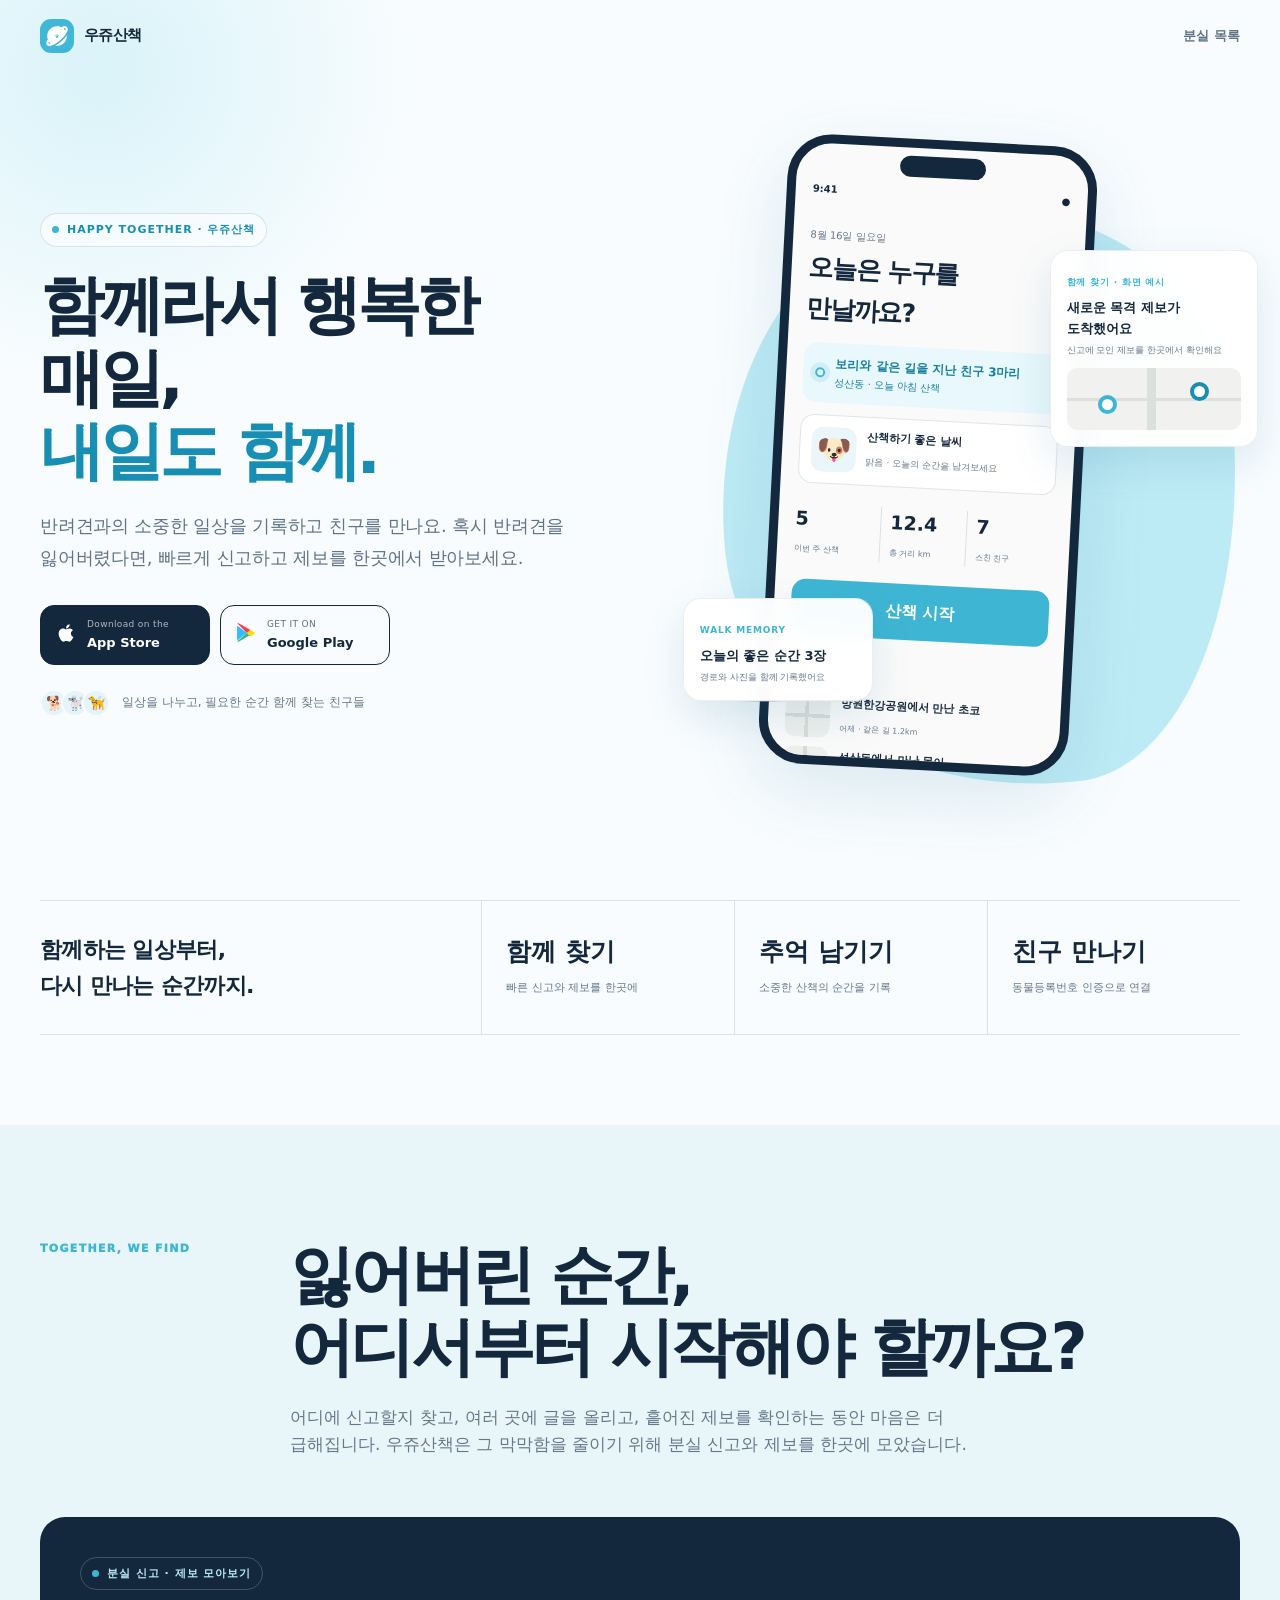
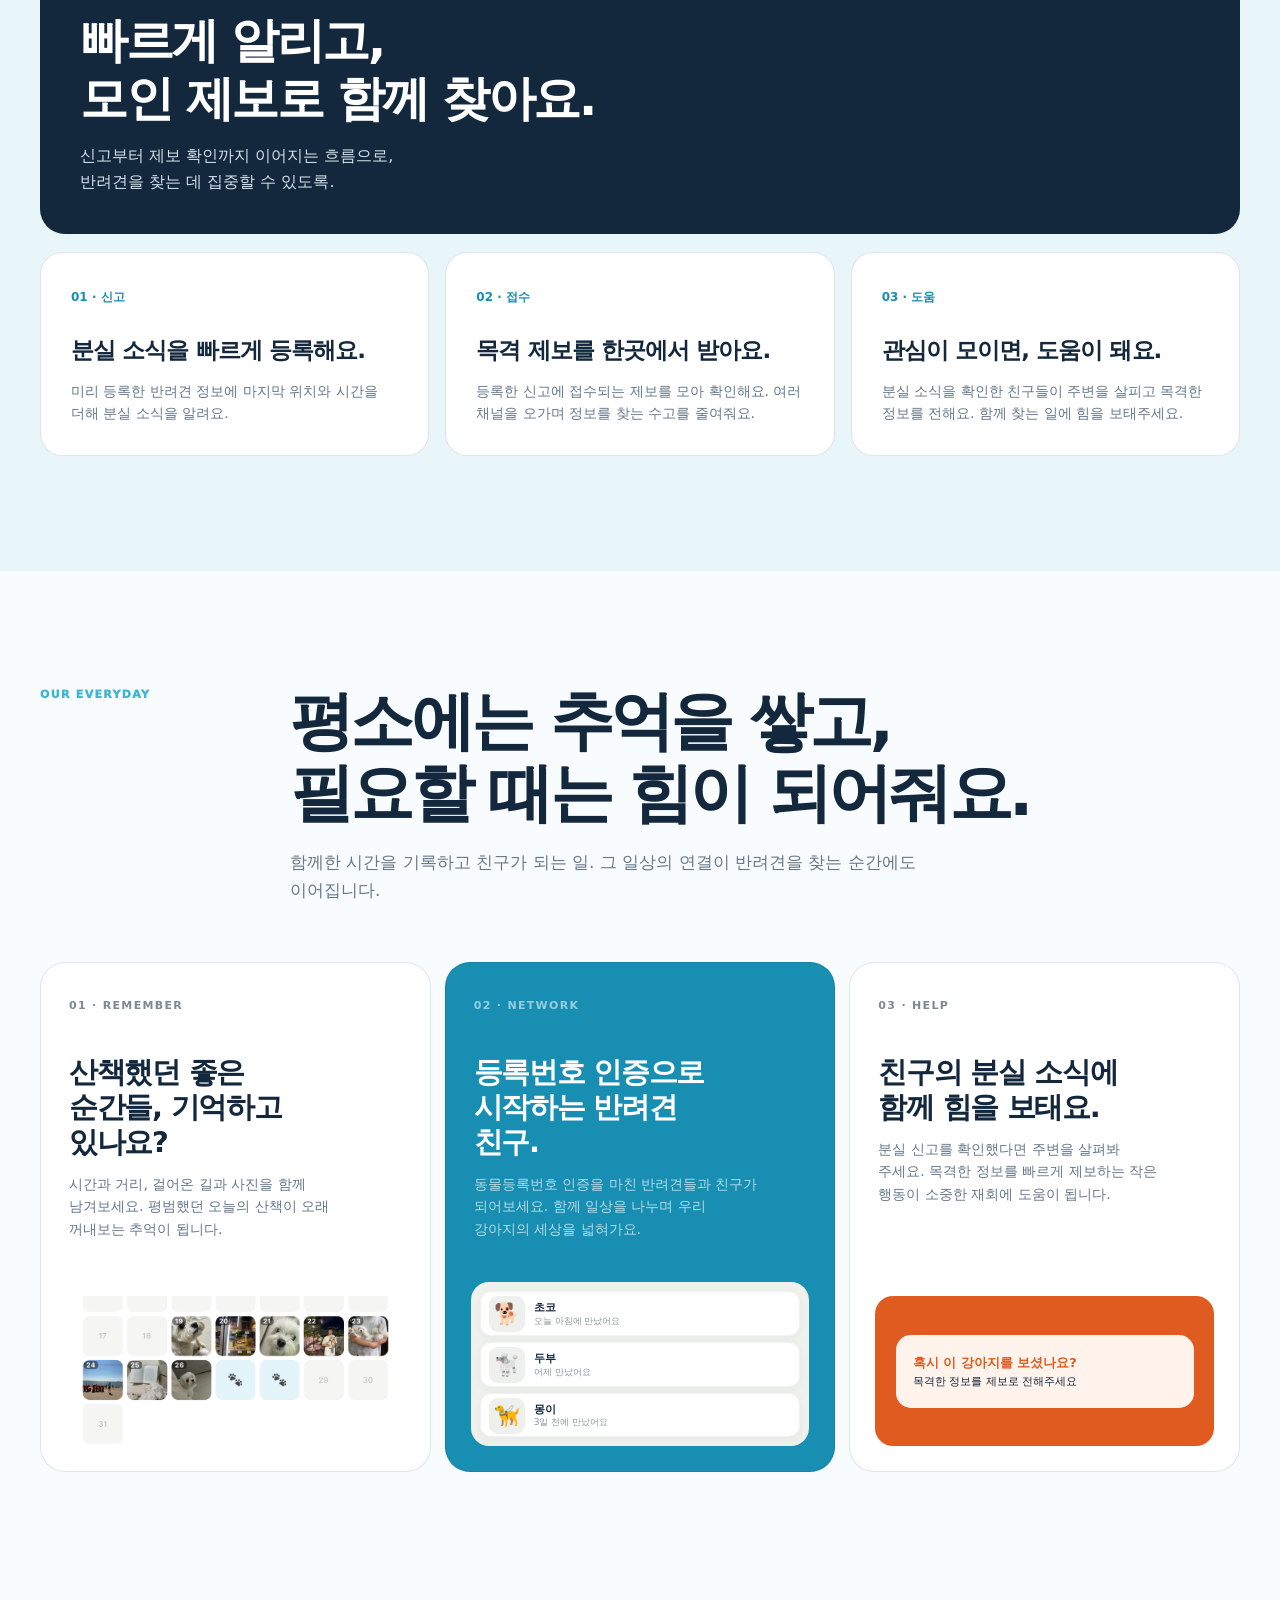
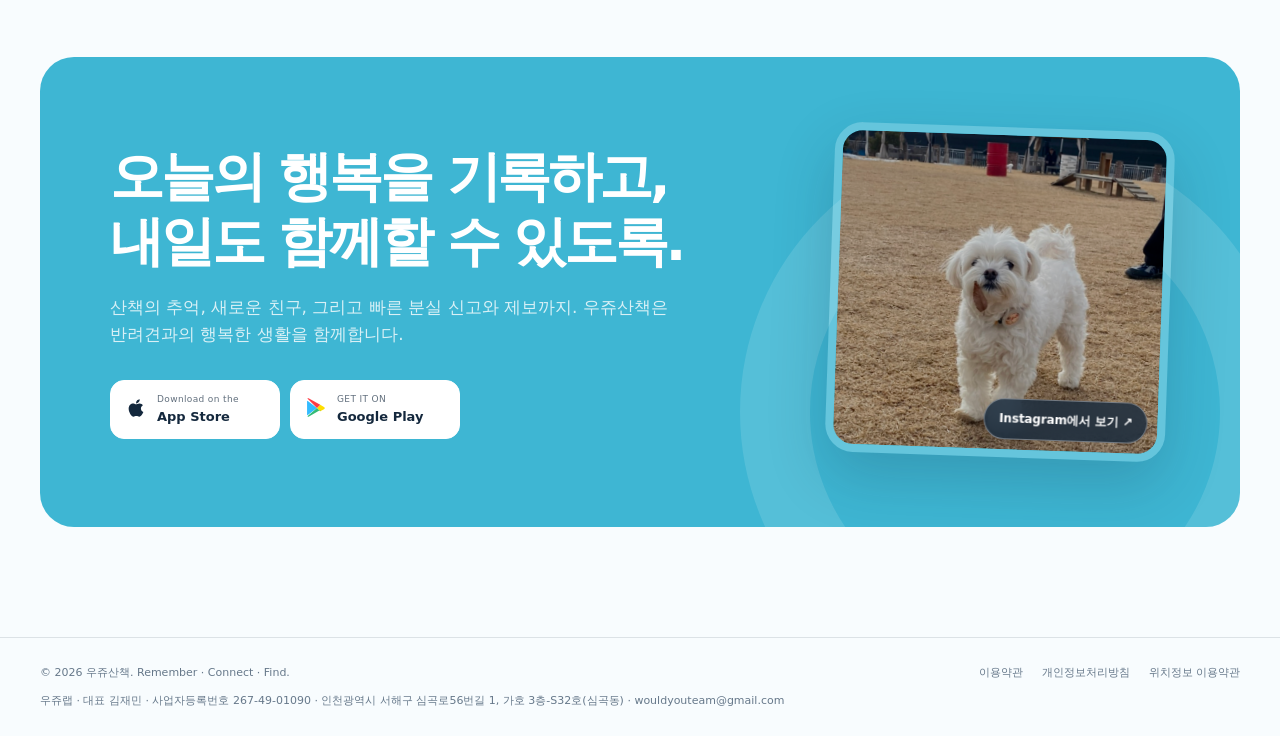
<file: index.html>
<!doctype html>
<html lang="ko">
<head>
  <meta charset="utf-8">
  <meta name="viewport" content="width=device-width, initial-scale=1">
  <meta name="theme-color" content="#ffffff">
  <meta name="description" content="반려견과 행복한 매일을 함께하는 우쥬산책. 분실 시 빠르게 신고하고 제보를 한곳에서 받으세요. 평소에는 산책을 기록하고 동물등록번호 인증 친구들과 연결돼요.">
  <link rel="canonical" href="https://walk.wouldyou.me/">
  <meta property="og:type" content="website">
  <meta property="og:url" content="https://walk.wouldyou.me/">
  <meta property="og:title" content="우쥬산책 — 행복한 일상부터, 다시 만나는 순간까지">
  <meta property="og:description" content="빠른 분실 신고와 제보를 한곳에. 산책 기록과 인증된 반려견 친구까지, 행복한 일상을 함께해요.">
  <meta property="og:image" content="https://walk.wouldyou.me/public/og.png">
  <meta name="twitter:card" content="summary_large_image">
  <meta name="twitter:title" content="우쥬산책 — 행복한 일상부터, 다시 만나는 순간까지">
  <meta name="twitter:description" content="빠른 분실 신고와 제보를 한곳에. 산책 기록과 인증된 반려견 친구까지, 행복한 일상을 함께해요.">
  <link rel="icon" type="image/png" href="public/favicon.png">
  <link rel="apple-touch-icon" href="public/favicon.png">
  <title>우쥬산책 — 행복한 일상부터, 다시 만나는 순간까지</title>
  <script src="/public/analytics.js" defer></script>
  <style>
    :root{--ink:#14283d;--muted:#66788a;--paper:#f8fcfe;--card:#ffffff;--green:#188fb2;--green2:#e3f5fa;--lime:#bdebf5;--orange:#3eb6d3;--orange2:#e8f8fc;--blue:#3eb6d3;--line:rgba(20,40,61,.12);--max:1200px;--shadow:0 24px 70px rgba(22,111,145,.13)}
    *{box-sizing:border-box}html{scroll-behavior:smooth;scroll-padding-top:84px}body{margin:0;color:var(--ink);background:var(--paper);font-family:Pretendard,"Noto Sans KR","Apple SD Gothic Neo",system-ui,sans-serif;line-height:1.62;word-break:keep-all}body.locked{overflow:hidden}a{color:inherit;text-decoration:none}button,input{font:inherit}.wrap{width:min(calc(100% - 40px),var(--max));margin:auto}.nav{position:fixed;z-index:30;inset:0 0 auto;height:72px;border-bottom:1px solid transparent;transition:.25s}.nav.scrolled{border-color:var(--line);background:rgba(255,255,255,.92);backdrop-filter:blur(17px)}.nav-in{height:100%;display:flex;align-items:center}.brand{display:flex;align-items:center;gap:10px;font-size:15px;font-weight:950;letter-spacing:-.04em}.brand-mark{display:grid;place-items:center;width:34px;height:34px;border-radius:11px;color:white;background:var(--green);font-size:17px}.nav-links{display:flex;gap:27px;margin-left:auto;color:#607386;font-size:13px;font-weight:800}.nav-cta{margin-left:28px;padding:10px 15px;border-radius:12px;color:white;background:var(--ink);font-size:13px;font-weight:850}.menu{display:none;margin-left:auto;border:0;background:transparent;font-size:22px}.hero{position:relative;overflow:hidden;padding:140px 0 82px}.hero:before{content:"";position:absolute;left:-230px;top:-260px;width:660px;height:660px;border-radius:50%;background:radial-gradient(circle,#d9f3f9 0,rgba(217,243,249,0) 67%)}.hero-grid{position:relative;display:grid;grid-template-columns:1.03fr .97fr;gap:78px;align-items:center}.eyebrow{display:inline-flex;align-items:center;gap:8px;padding:7px 11px;border:1px solid var(--line);border-radius:100px;background:rgba(255,255,255,.55);color:var(--green);font-size:11px;font-weight:900;letter-spacing:.09em}.eyebrow:before{content:"";width:7px;height:7px;border-radius:50%;background:var(--orange)}h1{margin:22px 0 22px;font-size:clamp(49px,6.1vw,80px);line-height:1.04;letter-spacing:-.067em}h1 em{color:var(--green);font-style:normal}.hero-copy{max-width:600px;margin:0;color:#607386;font-size:18px;letter-spacing:-.012em}.hero-actions{display:flex;align-items:center;gap:10px;margin-top:31px}.store{display:flex;align-items:center;gap:11px;min-width:170px;padding:11px 15px;border:1px solid var(--ink);border-radius:14px;color:white;background:var(--ink);cursor:pointer;text-align:left}.store.light{color:var(--ink);background:transparent}.store-icon{font-size:22px;line-height:1}.store small{display:block;opacity:.67;font-size:9px;letter-spacing:.04em}.store b{display:block;font-size:13px}.trust{display:flex;align-items:center;gap:12px;margin-top:24px;color:var(--muted);font-size:12px}.avatars{display:flex}.avatar{display:grid;place-items:center;width:28px;height:28px;margin-left:-7px;border:2px solid var(--paper);border-radius:50%;background:var(--green2);font-size:14px}.avatar:first-child{margin-left:0}.phone-scene{position:relative;min-height:650px}.blob{position:absolute;inset:65px 0 0 25px;border-radius:48% 52% 37% 63%/55% 38% 62% 45%;background:var(--lime);transform:rotate(-6deg)}.phone{position:absolute;z-index:2;width:310px;height:630px;overflow:hidden;border:9px solid var(--ink);border-radius:44px;background:#fafafa;box-shadow:var(--shadow);transform:rotate(3deg)}.phone.main{top:0;left:77px}.notch{position:absolute;z-index:4;top:8px;left:50%;width:86px;height:21px;border-radius:20px;background:var(--ink);transform:translateX(-50%)}.screen{height:100%;padding:38px 17px 20px}.status{display:flex;justify-content:space-between;font-size:10px;font-weight:900}.hello{margin-top:23px}.hello small{color:var(--muted);font-size:10px}.hello h3{margin:2px 0 13px;font-size:25px;letter-spacing:-.05em}.alert{display:flex;align-items:center;gap:10px;padding:12px;border-radius:14px;background:var(--orange2);color:#167f9f;font-size:10px}.pulse{width:10px;height:10px;border:2px solid var(--orange);border-radius:50%;box-shadow:0 0 0 5px rgba(62,182,211,.14)}.alert b{display:block;font-size:12px}.weather{display:flex;align-items:center;gap:10px;margin-top:12px;padding:11px;border:1px solid var(--line);border-radius:14px;background:white}.dog-thumb{display:grid;place-items:center;width:45px;height:45px;border-radius:12px;background:#eaf6f9;font-size:28px}.weather b{display:block;font-size:11px}.weather span{color:var(--muted);font-size:9px}.stats{display:grid;grid-template-columns:repeat(3,1fr);margin:20px 0}.stats div{padding:0 9px;border-right:1px solid var(--line)}.stats div:first-child{padding-left:0}.stats div:last-child{border:0}.stats b{display:block;font-size:19px}.stats span{color:var(--muted);font-size:8px}.walk-btn{display:block;width:100%;padding:15px;border:0;border-radius:14px;color:white;background:var(--blue);font-weight:900}.recent{margin-top:22px}.recent>span{color:var(--muted);font-size:9px}.record{display:flex;align-items:center;gap:10px;margin-top:9px}.map-mini{width:45px;height:45px;border-radius:11px;background:linear-gradient(90deg,transparent 44%,#d9dcd9 44% 52%,transparent 52%),linear-gradient(0deg,transparent 44%,#d9dcd9 44% 52%,transparent 52%),#eef0ed}.record b{display:block;font-size:11px}.record small{color:var(--muted);font-size:8px}.float-card{position:absolute;z-index:4;padding:16px;border:1px solid rgba(20,40,61,.08);border-radius:18px;background:rgba(255,255,255,.96);box-shadow:0 16px 40px rgba(22,111,145,.13);backdrop-filter:blur(10px)}.float-card.sighting{right:-18px;top:110px;width:208px;animation:float 4s ease-in-out infinite}.float-card.bin{left:-13px;bottom:88px;width:190px;animation:float 4s 1.2s ease-in-out infinite}.float-label{color:var(--orange);font-size:9px;font-weight:900;letter-spacing:.09em}.float-card b{display:block;margin:4px 0;font-size:13px}.float-card p{margin:0;color:var(--muted);font-size:9px}.mini-map{position:relative;height:62px;margin-top:10px;border-radius:10px;background:linear-gradient(90deg,transparent 46%,#dce0dc 46% 51%,transparent 51%),linear-gradient(0deg,transparent 46%,#dce0dc 46% 51%,transparent 51%),#f1f2ef}.pin{position:absolute;display:grid;place-items:center;width:19px;height:19px;border:4px solid var(--orange);border-radius:50%;background:white}.pin.one{left:31px;top:27px}.pin.two{right:32px;top:14px;border-color:var(--green)}@keyframes float{50%{transform:translateY(-8px)}}.impact{padding:28px 0 90px}.impact-grid{display:grid;grid-template-columns:1.1fr repeat(3,.63fr);border-top:1px solid var(--line);border-bottom:1px solid var(--line)}.impact-lead,.impact-item{padding:31px 24px}.impact-lead{padding-left:0;font-size:22px;font-weight:900;letter-spacing:-.03em}.impact-item{border-left:1px solid var(--line)}.impact-item b{display:block;font-size:25px}.impact-item span{color:var(--muted);font-size:11px}.section{padding:115px 0}.section-head{display:grid;grid-template-columns:210px 1fr;gap:40px;margin-bottom:58px}.kicker{color:var(--orange);font-size:11px;font-weight:950;letter-spacing:.12em;text-transform:uppercase}.section h2{max-width:820px;margin:0;font-size:clamp(38px,5vw,64px);line-height:1.12;letter-spacing:-.058em}.section-lead{max-width:720px;margin:20px 0 0;color:var(--muted);font-size:17px}.story{display:grid;grid-template-columns:repeat(3,1fr);gap:14px}.story-card{position:relative;min-height:470px;overflow:hidden;padding:28px;border:1px solid var(--line);border-radius:25px;background:var(--card)}.story-card:nth-child(2){color:white;background:var(--green)}.story-num{font-size:11px;font-weight:900;letter-spacing:.12em;opacity:.55}.story-card h3{max-width:270px;margin:68px 0 13px;font-size:29px;line-height:1.2;letter-spacing:-.045em}.story-card p{max-width:290px;margin:0;color:var(--muted);font-size:14px}.story-card:nth-child(2) p{color:rgba(255,255,255,.68)}.story-visual{position:absolute;inset:auto 25px 25px;height:150px;border-radius:18px;background:#eff1ed}.route{position:absolute;inset:0}.route i{position:absolute;display:block;background:var(--blue)}.route i:nth-child(1){left:25px;bottom:35px;width:95px;height:5px}.route i:nth-child(2){left:115px;bottom:35px;width:5px;height:65px}.route i:nth-child(3){left:115px;top:45px;width:110px;height:5px}.route i:after{content:"";position:absolute;width:13px;height:13px;border:4px solid var(--blue);border-radius:50%;background:white}.route i:nth-child(1):after{left:-3px;top:-4px}.route i:nth-child(3):after{right:-3px;top:-4px}.notice-visual{display:grid;place-items:center;background:#137f9f}.notice-bubble{width:88%;padding:17px;border-radius:15px;color:var(--ink);background:var(--orange2);font-size:11px}.notice-bubble b{display:block;color:var(--orange);font-size:13px}.report-visual{padding:17px}.report-row{display:flex;align-items:center;gap:10px;margin-bottom:10px;padding:10px;border-radius:10px;background:white;font-size:9px}.report-dot{width:9px;height:9px;border-radius:50%;background:var(--orange)}.feature{background:var(--ink);color:white}.feature .kicker{color:var(--lime)}.feature .section-lead{color:rgba(255,255,255,.65)}.feature-grid{display:grid;grid-template-columns:1fr 1.15fr;gap:70px;align-items:center}.map-phone{position:relative;height:630px;border:9px solid #0e1512;border-radius:43px;background:#f4f4f1;box-shadow:0 30px 75px rgba(0,0,0,.25)}.map-grid{position:absolute;inset:0;border-radius:34px;background:linear-gradient(90deg,transparent 31%,#dcdeda 31% 33%,transparent 33% 66%,#dcdeda 66% 68%,transparent 68%),linear-gradient(0deg,transparent 30%,#dcdeda 30% 32%,transparent 32% 63%,#dcdeda 63% 65%,transparent 65%),#f3f4f1}.map-top{position:absolute;z-index:2;top:45px;left:18px;right:18px;display:flex;gap:7px}.chip{padding:8px 11px;border:1px solid var(--line);border-radius:100px;color:var(--ink);background:white;font-size:10px;font-weight:850}.chip.active{color:white;background:var(--green)}.map-pin{position:absolute;z-index:2;display:grid;place-items:center;width:35px;height:35px;border:6px solid white;border-radius:50%;background:var(--green);box-shadow:0 5px 13px rgba(0,0,0,.2);font-size:13px}.map-pin.a{left:25%;top:36%}.map-pin.b{right:22%;top:48%}.map-pin.c{left:48%;top:61%}.sheet{position:absolute;z-index:3;right:10px;bottom:10px;left:10px;padding:22px;border-radius:25px;background:white;box-shadow:0 -10px 30px rgba(20,40,61,.08)}.sheet small{color:var(--muted)}.sheet h3{margin:5px 0 17px;font-size:19px}.bin-row{display:grid;grid-template-columns:42px 1fr auto;gap:10px;align-items:center;padding:11px 0;border-top:1px solid var(--line)}.bin-icon{display:grid;place-items:center;width:42px;height:42px;border-radius:11px;background:var(--green2)}.bin-row b{display:block;font-size:11px}.bin-row span{color:var(--muted);font-size:9px}.gone{padding:6px 8px;border-radius:99px;color:#167f9f;background:var(--orange2);font-size:9px;font-weight:850}.feature-copy h3{max-width:490px;margin:0 0 18px;font-size:40px;line-height:1.18;letter-spacing:-.05em}.feature-copy>p{max-width:520px;color:rgba(255,255,255,.68)}.principles{display:grid;gap:10px;margin-top:36px}.principle{display:grid;grid-template-columns:42px 1fr;gap:13px;padding:16px;border:1px solid rgba(255,255,255,.12);border-radius:15px;background:rgba(255,255,255,.05)}.principle i{display:grid;place-items:center;width:42px;height:42px;border-radius:12px;color:var(--ink);background:var(--lime);font-style:normal;font-weight:900}.principle b{display:block;font-size:14px}.principle span{color:rgba(255,255,255,.58);font-size:11px}.safety{overflow:hidden}.safety-grid{display:grid;grid-template-columns:.85fr 1.15fr;gap:16px}.safety-card{padding:33px;border:1px solid var(--line);border-radius:25px;background:var(--card)}.safety-card.big{grid-row:span 2;color:white;background:var(--green)}.shield{display:grid;place-items:center;width:58px;height:58px;border-radius:19px;color:var(--green);background:var(--lime);font-size:27px}.safety-card h3{margin:55px 0 12px;font-size:29px;line-height:1.22;letter-spacing:-.04em}.safety-card p{margin:0;color:var(--muted);font-size:14px}.safety-card.big p{color:rgba(255,255,255,.65)}.privacy-list{display:grid;grid-template-columns:1fr 1fr;gap:16px}.privacy-list div{padding:24px;border:1px solid var(--line);border-radius:18px;background:white}.privacy-list b{display:block;margin-bottom:6px;font-size:16px}.privacy-list span{color:var(--muted);font-size:12px}.download{padding:70px 0 110px}.download-card{position:relative;overflow:hidden;padding:70px;border-radius:34px;color:white;background:var(--orange)}.download-card:after{content:"";position:absolute;right:-50px;bottom:-160px;width:410px;height:410px;border:70px solid rgba(255,255,255,.12);border-radius:50%}.download-card h2{position:relative;z-index:1;max-width:750px;margin:0;font-size:clamp(42px,5.7vw,70px);line-height:1.08;letter-spacing:-.058em}.download-card p{position:relative;z-index:1;max-width:570px;margin:19px 0 29px;color:rgba(255,255,255,.8);font-size:17px}.download-card .store{position:relative;z-index:2;border-color:white;background:white;color:var(--ink)}footer{padding:26px 0;border-top:1px solid var(--line);color:var(--muted);font-size:11px}.footer-in{display:flex;justify-content:space-between;gap:20px}.footer-links{display:flex;gap:19px}.footer-biz{margin-top:10px;color:var(--muted);font-size:11px}.modal{position:fixed;z-index:50;inset:0;display:none;place-items:center;padding:20px;background:rgba(10,32,47,.68);backdrop-filter:blur(8px)}.modal.open{display:grid}.modal-card{width:min(100%,440px);padding:31px;border-radius:25px;background:var(--card);box-shadow:var(--shadow)}.modal-close{float:right;border:0;background:transparent;font-size:22px;cursor:pointer}.modal-card h2{margin:18px 0 9px;font-size:28px;letter-spacing:-.04em}.modal-card p{color:var(--muted);font-size:13px}.wait-form{display:grid;gap:9px;margin-top:22px}.wait-form input{width:100%;padding:13px;border:1px solid var(--line);border-radius:11px;outline:none}.wait-form input:focus{border-color:var(--green);box-shadow:0 0 0 3px rgba(62,182,211,.14)}.wait-form button{padding:13px;border:0;border-radius:11px;color:white;background:var(--green);font-weight:850;cursor:pointer}.form-note{font-size:10px!important}.success{display:none;padding:22px 0;text-align:center}.success .check{display:grid;place-items:center;width:62px;height:62px;margin:auto;border-radius:50%;color:var(--green);background:var(--green2);font-size:30px}.success h3{font-size:24px}.reveal{opacity:0;transform:translateY(20px);transition:.7s ease}.reveal.visible{opacity:1;transform:none}
    @media(max-width:1000px){.hero-grid,.feature-grid{grid-template-columns:1fr}.hero-grid{gap:40px}.phone-scene{width:min(100%,610px);margin:auto}.story{grid-template-columns:1fr 1fr}.story-card:last-child{grid-column:1/-1}.impact-grid{grid-template-columns:1fr 1fr}.impact-lead{grid-column:1/-1}.impact-item:first-of-type{border-left:0}.section-head{grid-template-columns:1fr;gap:12px}.feature-copy{order:-1}.map-phone{width:min(100%,400px);margin:auto}.safety-grid{grid-template-columns:1fr}.safety-card.big{grid-row:auto}.privacy-list{grid-template-columns:1fr 1fr}}
    @media(max-width:700px){.wrap{width:min(calc(100% - 28px),var(--max))}.nav-links,.nav-cta{display:none}.menu{display:block}.nav.open{height:auto;background:var(--paper)}.nav.open .nav-in{height:auto;flex-wrap:wrap;padding:19px 0}.nav.open .nav-links{display:grid;width:100%;gap:0;order:3;margin:14px 0 0}.nav.open .nav-links a{padding:13px 0;border-top:1px solid var(--line)}.hero{padding-top:112px}.hero-actions{align-items:stretch;flex-direction:column}.store{justify-content:center;width:100%}.phone-scene{min-height:570px;transform:scale(.88);transform-origin:top center;margin-bottom:-65px}.phone.main{left:50%;transform:translateX(-50%) rotate(2deg)}.float-card.sighting{right:-6px}.float-card.bin{left:-5px}.impact-grid{grid-template-columns:1fr}.impact-lead,.impact-item{padding:24px 0;border-left:0;border-bottom:1px solid var(--line)}.section{padding:85px 0}.story{grid-template-columns:1fr}.story-card:last-child{grid-column:auto}.story-card{min-height:440px}.safety-grid,.privacy-list{grid-template-columns:1fr}.download-card{padding:44px 26px}.footer-in{flex-direction:column}.footer-links{flex-wrap:wrap}}
    @media(prefers-reduced-motion:reduce){html{scroll-behavior:auto}.float-card,.reveal{animation:none;transition:none}.reveal{opacity:1;transform:none}}@media print{.nav,.hero-actions,.download,.modal{display:none}.hero{padding-top:50px}.reveal{opacity:1;transform:none}}
    /* Requested landing refinements */
    .route i:nth-child(1){left:25px;bottom:32px;width:95px;height:5px}
    .route i:nth-child(2){left:115px;bottom:32px;width:5px;height:68px}
    .route i:nth-child(3){left:115px;top:45px;width:110px;height:5px}
    .route i:nth-child(2):after{display:none}
    .route i:nth-child(2):before{content:"";position:absolute;z-index:2;left:-8px;top:-10px;width:13px;height:13px;border:4px solid var(--blue);border-radius:50%;background:white}
    .lost-shot{width:min(100%,320px);margin:auto;overflow:hidden;border:8px solid #0e1512;border-radius:43px;background:#fff;box-shadow:0 30px 75px rgba(0,0,0,.25)}
    .lost-shot img{display:block;width:100%;height:auto}
    .brand-mark{overflow:hidden;padding:0;background:var(--blue)}.brand-mark img{display:block;width:100%;height:100%;object-fit:cover}.network-list{display:grid;height:164px;align-content:center;gap:6px;padding:9px;overflow:hidden}.network-list .report-row{display:grid;grid-template-columns:36px 1fr;gap:9px;align-items:center;min-height:44px;margin:0;padding:4px 8px;border:1px solid rgba(20,40,61,.06);border-radius:11px;background:rgba(255,255,255,.98);box-shadow:0 3px 10px rgba(20,40,61,.04)}.network-avatar{display:grid;place-items:center;width:36px;height:36px;border-radius:9px;background:#eef0ed;font-size:21px}.network-info{min-width:0;align-self:center}.network-info b{display:block;overflow:hidden;color:var(--ink);font-size:11px;line-height:1.25;text-overflow:ellipsis;white-space:nowrap}.network-info span{display:block;margin-top:1px;color:#8a949d;font-size:9px;line-height:1.25}.notice-visual{background:#df5b20}.notice-bubble{background:#fff3ec}.notice-bubble b{color:#df5b20}
    @media(max-width:1000px){.lost-shot{width:min(100%,320px)}}
    /* Photo updates */
    .story-photo{overflow:hidden;background:#eef9fc}.story-photo img{display:block;width:100%;height:100%;object-fit:cover;object-position:center}
    .download-card.photo-layout{display:grid;grid-template-columns:minmax(0,1fr) minmax(260px,340px);gap:48px;align-items:center}
    .download-copy{position:relative;z-index:2}.download-card.photo-layout h2,.download-card.photo-layout p{position:static}
    .instagram-photo{position:relative;z-index:2;display:block;border-radius:28px;box-shadow:0 24px 60px rgba(20,40,61,.2);transform:rotate(2deg);transition:transform .25s ease,box-shadow .25s ease}.instagram-photo:hover{transform:rotate(1deg) translateY(-4px);box-shadow:0 30px 70px rgba(20,40,61,.28)}.download-photo{display:block;width:100%;height:330px;object-fit:cover;object-position:center 48%;border:8px solid rgba(255,255,255,.2);border-radius:28px}.instagram-badge{position:absolute;right:18px;bottom:18px;padding:10px 14px;border:1px solid rgba(255,255,255,.35);border-radius:999px;color:white;background:rgba(20,40,61,.78);backdrop-filter:blur(10px);font-size:12px;font-weight:850;letter-spacing:-.01em}.instagram-photo:focus-visible{outline:3px solid white;outline-offset:5px}
    @media(max-width:700px){.download-card.photo-layout{grid-template-columns:1fr;gap:34px}.instagram-photo{transform:none}.instagram-photo:hover{transform:translateY(-3px)}.download-photo{height:280px}}

    h1{font-size:clamp(42px,5vw,66px);line-height:1.14}.hero-copy{line-height:1.8}
    .lost-section{background:#e8f5f9}.lost-intro{padding:40px;border-radius:25px;background:var(--ink);color:white}.lost-intro .eyebrow{color:var(--lime);border-color:rgba(255,255,255,.2);background:transparent}.lost-intro h3{margin:22px 0 15px;font-size:clamp(30px,4vw,48px);line-height:1.2;letter-spacing:-.05em}.lost-intro p{margin:0;color:#d0e4ec;font-size:16px}.lost-steps{display:grid;grid-template-columns:repeat(3,1fr);gap:16px;margin-top:18px}.lost-step{padding:30px;border:1px solid var(--line);border-radius:22px;background:white}.lost-step>span{color:var(--green);font-size:12px;font-weight:850}.lost-step h3{margin:25px 0 13px;font-size:23px;line-height:1.4;letter-spacing:-.04em}.lost-step p{margin:0;color:var(--muted);font-size:14px}.story-card{min-height:510px}.story-card h3{margin-top:38px}.download-card.photo-layout h2{font-size:clamp(36px,4.4vw,54px);line-height:1.2}
    @media(max-width:700px){.lost-steps{grid-template-columns:1fr}.lost-intro{padding:28px}.story-card{min-height:480px}}
  </style>
</head>
<body>
  <nav class="nav" id="nav"><div class="wrap nav-in"><a class="brand" href="#top" aria-label="우쥬산책 홈"><span class="brand-mark"><img src="public/favicon.png" alt=""></span>우쥬산책</a><div class="nav-links"><a href="/lost">분실 목록</a></div><button class="menu" id="menu" aria-label="메뉴 열기" aria-expanded="false">☰</button></div></nav>
  <main id="top">
    <header class="hero"><div class="wrap hero-grid"><div class="reveal"><span class="eyebrow">HAPPY TOGETHER · 우쥬산책</span><h1>함께라서 행복한 매일,<br><em>내일도 함께.</em></h1><p class="hero-copy">반려견과의 소중한 일상을 기록하고 친구를 만나요. 혹시 반려견을 잃어버렸다면, 빠르게 신고하고 제보를 한곳에서 받아보세요.</p><div class="hero-actions"><a class="store" href="https://apps.apple.com/kr/app/우쥬산책/id6802721913" target="_blank" rel="noopener noreferrer"><span class="store-icon"><svg viewBox="0 0 384 512" width="20" height="20" fill="currentColor"><path d="M318.7 268.7c-.2-36.7 16.4-64.4 50-84.8-18.8-26.9-47.2-41.7-84.7-44.6-35.5-2.8-74.3 20.7-88.5 20.7-15 0-49.4-19.7-76.4-19.7C63.3 141 4 184.8 4 273.5q0 39.3 14.4 81.2c12.8 36.7 59 126.7 107.2 125.2 25.2-.6 43-17.9 75.8-17.9 31.8 0 48.3 17.9 76.4 17.9 48.6-.7 90.4-82.5 102.6-119.3-65.2-30.7-61.7-90-61.7-91.9zm-56.6-164.2c27.3-32.4 24.8-61.9 24-72.5-24.1 1.4-52 16.4-67.9 34.9-17.5 19.8-27.8 44.3-25.6 71.9 26.1 2 49.9-11.4 69.5-34.3z"/></svg></span><span><small>Download on the</small><b>App Store</b></span></a><button class="store light open-modal"><span class="store-icon"><svg viewBox="0 0 512 512" width="20" height="20"><path fill="#32bbff" d="M35.72 442.57c-5.63-6.3-9-14.53-9-24.85V94.28c0-10.32 3.37-18.55 9-24.85l1.6-1.44L280.5 256v2.05L37.32 444.01l-1.6-1.44z"/><path fill="#ffde00" d="M362.09 337.6l-81.59-81.6v-2.05l81.59-81.6 1.83 1.04 96.65 54.91c27.6 15.68 27.6 41.36 0 57.05l-96.65 54.9-1.83 1.35z"/><path fill="#32bb78" d="M363.92 336.25L280.5 256 35.72 469.57c9.02 9.55 23.91 10.73 40.7 1.14l287.5-165.46z"/><path fill="#ff3a44" d="M363.92 175.75L76.42 10.29C59.63.7 44.74 1.89 35.72 11.44L280.5 256z"/></svg></span><span><small>GET IT ON</small><b>Google Play</b></span></button></div><div class="trust"><div class="avatars"><span class="avatar">🐕</span><span class="avatar">🐩</span><span class="avatar">🦮</span></div><span>일상을 나누고, 필요한 순간 함께 찾는 친구들</span></div></div><div class="phone-scene reveal"><div class="blob"></div><div class="phone main"><div class="notch"></div><div class="screen"><div class="status"><span>9:41</span><span>●</span></div><div class="hello"><small>8월 16일 일요일</small><h3>오늘은 누구를 만날까요?</h3></div><div class="alert"><span class="pulse"></span><div><b>보리와 같은 길을 지난 친구 3마리</b>성산동 · 오늘 아침 산책</div></div><div class="weather"><div class="dog-thumb">🐶</div><div><b>산책하기 좋은 날씨</b><span>맑음 · 오늘의 순간을 남겨보세요</span></div></div><div class="stats"><div><b>5</b><span>이번 주 산책</span></div><div><b>12.4</b><span>총 거리 km</span></div><div><b>7</b><span>스친 친구</span></div></div><button class="walk-btn">산책 시작</button><div class="recent"><span>최근 산책</span><div class="record"><div class="map-mini"></div><div><b>망원한강공원에서 만난 초코</b><small>어제 · 같은 길 1.2km</small></div></div><div class="record"><div class="map-mini"></div><div><b>성산동에서 만난 몽이</b><small>8월 12일 · 같은 길 800m</small></div></div></div></div></div><div class="float-card sighting"><span class="float-label">함께 찾기 · 화면 예시</span><b>새로운 목격 제보가 도착했어요</b><p>신고에 모인 제보를 한곳에서 확인해요</p><div class="mini-map"><i class="pin one"></i><i class="pin two"></i></div></div><div class="float-card bin"><span class="float-label">WALK MEMORY</span><b>오늘의 좋은 순간 3장</b><p>경로와 사진을 함께 기록했어요</p></div></div></div></header>

    <section class="impact"><div class="wrap impact-grid"><div class="impact-lead">함께하는 일상부터,<br>다시 만나는 순간까지.</div><div class="impact-item"><b>함께 찾기</b><span>빠른 신고와 제보를 한곳에</span></div><div class="impact-item"><b>추억 남기기</b><span>소중한 산책의 순간을 기록</span></div><div class="impact-item"><b>친구 만나기</b><span>동물등록번호 인증으로 연결</span></div></div></section>

    <section class="section lost-section" id="lost"><div class="wrap">
      <div class="section-head reveal"><div class="kicker">TOGETHER, WE FIND</div><div><h2>잃어버린 순간,<br>어디서부터 시작해야 할까요?</h2><p class="section-lead">어디에 신고할지 찾고, 여러 곳에 글을 올리고, 흩어진 제보를 확인하는 동안 마음은 더 급해집니다. 우쥬산책은 그 막막함을 줄이기 위해 분실 신고와 제보를 한곳에 모았습니다.</p></div></div>
      <div class="lost-intro reveal"><span class="eyebrow">분실 신고 · 제보 모아보기</span><h3>빠르게 알리고,<br>모인 제보로 함께 찾아요.</h3><p>신고부터 제보 확인까지 이어지는 흐름으로,<br>반려견을 찾는 데 집중할 수 있도록.</p></div>
      <div class="lost-steps"><article class="lost-step reveal"><span>01 · 신고</span><h3>분실 소식을 빠르게 등록해요.</h3><p>미리 등록한 반려견 정보에 마지막 위치와 시간을 더해 분실 소식을 알려요.</p></article><article class="lost-step reveal"><span>02 · 접수</span><h3>목격 제보를 한곳에서 받아요.</h3><p>등록한 신고에 접수되는 제보를 모아 확인해요. 여러 채널을 오가며 정보를 찾는 수고를 줄여줘요.</p></article><article class="lost-step reveal"><span>03 · 도움</span><h3>관심이 모이면, 도움이 돼요.</h3><p>분실 소식을 확인한 친구들이 주변을 살피고 목격한 정보를 전해요. 함께 찾는 일에 힘을 보태주세요.</p></article></div>
    </div></section>

    <section class="section" id="walk"><div class="wrap"><div class="section-head reveal"><div class="kicker">OUR EVERYDAY</div><div><h2>평소에는 추억을 쌓고,<br>필요할 때는 힘이 되어줘요.</h2><p class="section-lead">함께한 시간을 기록하고 친구가 되는 일. 그 일상의 연결이 반려견을 찾는 순간에도 이어집니다.</p></div></div><div class="story"><article class="story-card reveal" id="memories"><span class="story-num">01 · REMEMBER</span><h3>산책했던 좋은 순간들, 기억하고 있나요?</h3><p>시간과 거리, 걸어온 길과 사진을 함께 남겨보세요. 평범했던 오늘의 산책이 오래 꺼내보는 추억이 됩니다.</p><div class="story-visual story-photo"><img src="public/walk-record.png" alt="우쥬산책 산책 기록 달력 화면"></div></article><article class="story-card reveal" id="marking"><span class="story-num">02 · NETWORK</span><h3>등록번호 인증으로 시작하는 반려견 친구.</h3><p>동물등록번호 인증을 마친 반려견들과 친구가 되어보세요. 함께 일상을 나누며 우리 강아지의 세상을 넓혀가요.</p><div class="story-visual network-list"><div class="report-row"><span class="network-avatar">🐕</span><div class="network-info"><b>초코</b><span>오늘 아침에 만났어요</span></div></div><div class="report-row"><span class="network-avatar">🐩</span><div class="network-info"><b>두부</b><span>어제 만났어요</span></div></div><div class="report-row"><span class="network-avatar">🦮</span><div class="network-info"><b>몽이</b><span>3일 전에 만났어요</span></div></div></div></article><article class="story-card reveal"><span class="story-num">03 · HELP</span><h3>친구의 분실 소식에 함께 힘을 보태요.</h3><p>분실 신고를 확인했다면 주변을 살펴봐 주세요. 목격한 정보를 빠르게 제보하는 작은 행동이 소중한 재회에 도움이 됩니다.</p><div class="story-visual notice-visual"><div class="notice-bubble"><b>혹시 이 강아지를 보셨나요?</b>목격한 정보를 제보로 전해주세요</div></div></article></div></div></section>

    <section class="download" id="download"><div class="wrap"><div class="download-card photo-layout reveal"><div class="download-copy"><h2>오늘의 행복을 기록하고,<br>내일도 함께할 수 있도록.</h2><p>산책의 추억, 새로운 친구, 그리고 빠른 분실 신고와 제보까지. 우쥬산책은 반려견과의 행복한 생활을 함께합니다.</p><div class="hero-actions"><a class="store" href="https://apps.apple.com/kr/app/우쥬산책/id6802721913" target="_blank" rel="noopener noreferrer"><span class="store-icon"><svg viewBox="0 0 384 512" width="20" height="20" fill="currentColor"><path d="M318.7 268.7c-.2-36.7 16.4-64.4 50-84.8-18.8-26.9-47.2-41.7-84.7-44.6-35.5-2.8-74.3 20.7-88.5 20.7-15 0-49.4-19.7-76.4-19.7C63.3 141 4 184.8 4 273.5q0 39.3 14.4 81.2c12.8 36.7 59 126.7 107.2 125.2 25.2-.6 43-17.9 75.8-17.9 31.8 0 48.3 17.9 76.4 17.9 48.6-.7 90.4-82.5 102.6-119.3-65.2-30.7-61.7-90-61.7-91.9zm-56.6-164.2c27.3-32.4 24.8-61.9 24-72.5-24.1 1.4-52 16.4-67.9 34.9-17.5 19.8-27.8 44.3-25.6 71.9 26.1 2 49.9-11.4 69.5-34.3z"/></svg></span><span><small>Download on the</small><b>App Store</b></span></a><button class="store open-modal"><span class="store-icon"><svg viewBox="0 0 512 512" width="20" height="20"><path fill="#32bbff" d="M35.72 442.57c-5.63-6.3-9-14.53-9-24.85V94.28c0-10.32 3.37-18.55 9-24.85l1.6-1.44L280.5 256v2.05L37.32 444.01l-1.6-1.44z"/><path fill="#ffde00" d="M362.09 337.6l-81.59-81.6v-2.05l81.59-81.6 1.83 1.04 96.65 54.91c27.6 15.68 27.6 41.36 0 57.05l-96.65 54.9-1.83 1.35z"/><path fill="#32bb78" d="M363.92 336.25L280.5 256 35.72 469.57c9.02 9.55 23.91 10.73 40.7 1.14l287.5-165.46z"/><path fill="#ff3a44" d="M363.92 175.75L76.42 10.29C59.63.7 44.74 1.89 35.72 11.44L280.5 256z"/></svg></span><span><small>GET IT ON</small><b>Google Play</b></span></button></div></div><a class="instagram-photo" href="https://www.instagram.com/oh_dangdang" target="_blank" rel="noopener noreferrer" aria-label="오당당 인스타그램 새 탭에서 보기"><img class="download-photo" src="public/walk-together.png" alt="잔디밭을 산책하는 흰 강아지"><span class="instagram-badge">Instagram에서 보기 ↗</span></a></div></div></section>
  </main>
  <footer><div class="wrap footer-in"><span>© 2026 우쥬산책. Remember · Connect · Find.</span><div class="footer-links"><a href="terms.html">이용약관</a><a href="privacy.html">개인정보처리방침</a><a href="location-terms.html">위치정보 이용약관</a></div></div><div class="wrap footer-biz">우쥬랩 · 대표 김재민 · 사업자등록번호 267-49-01090 · 인천광역시 서해구 심곡로56번길 1, 가호 3층-S32호(심곡동) · <a href="mailto:wouldyouteam@gmail.com">wouldyouteam@gmail.com</a></div></footer>

  <div class="modal" id="modal" role="dialog" aria-modal="true" aria-labelledby="modal-title"><div class="modal-card"><button class="modal-close" id="close" aria-label="닫기">×</button><span class="eyebrow">GOOGLE PLAY</span><h2 id="modal-title">구글 플레이는 준비 중이에요</h2><p>구글 플레이는 준비중입니다. 곧 뵐 수 있도록 노력할게요!</p></div></div>
  <script src="/public/nav.js" defer></script>
</body>
</html>
</file>
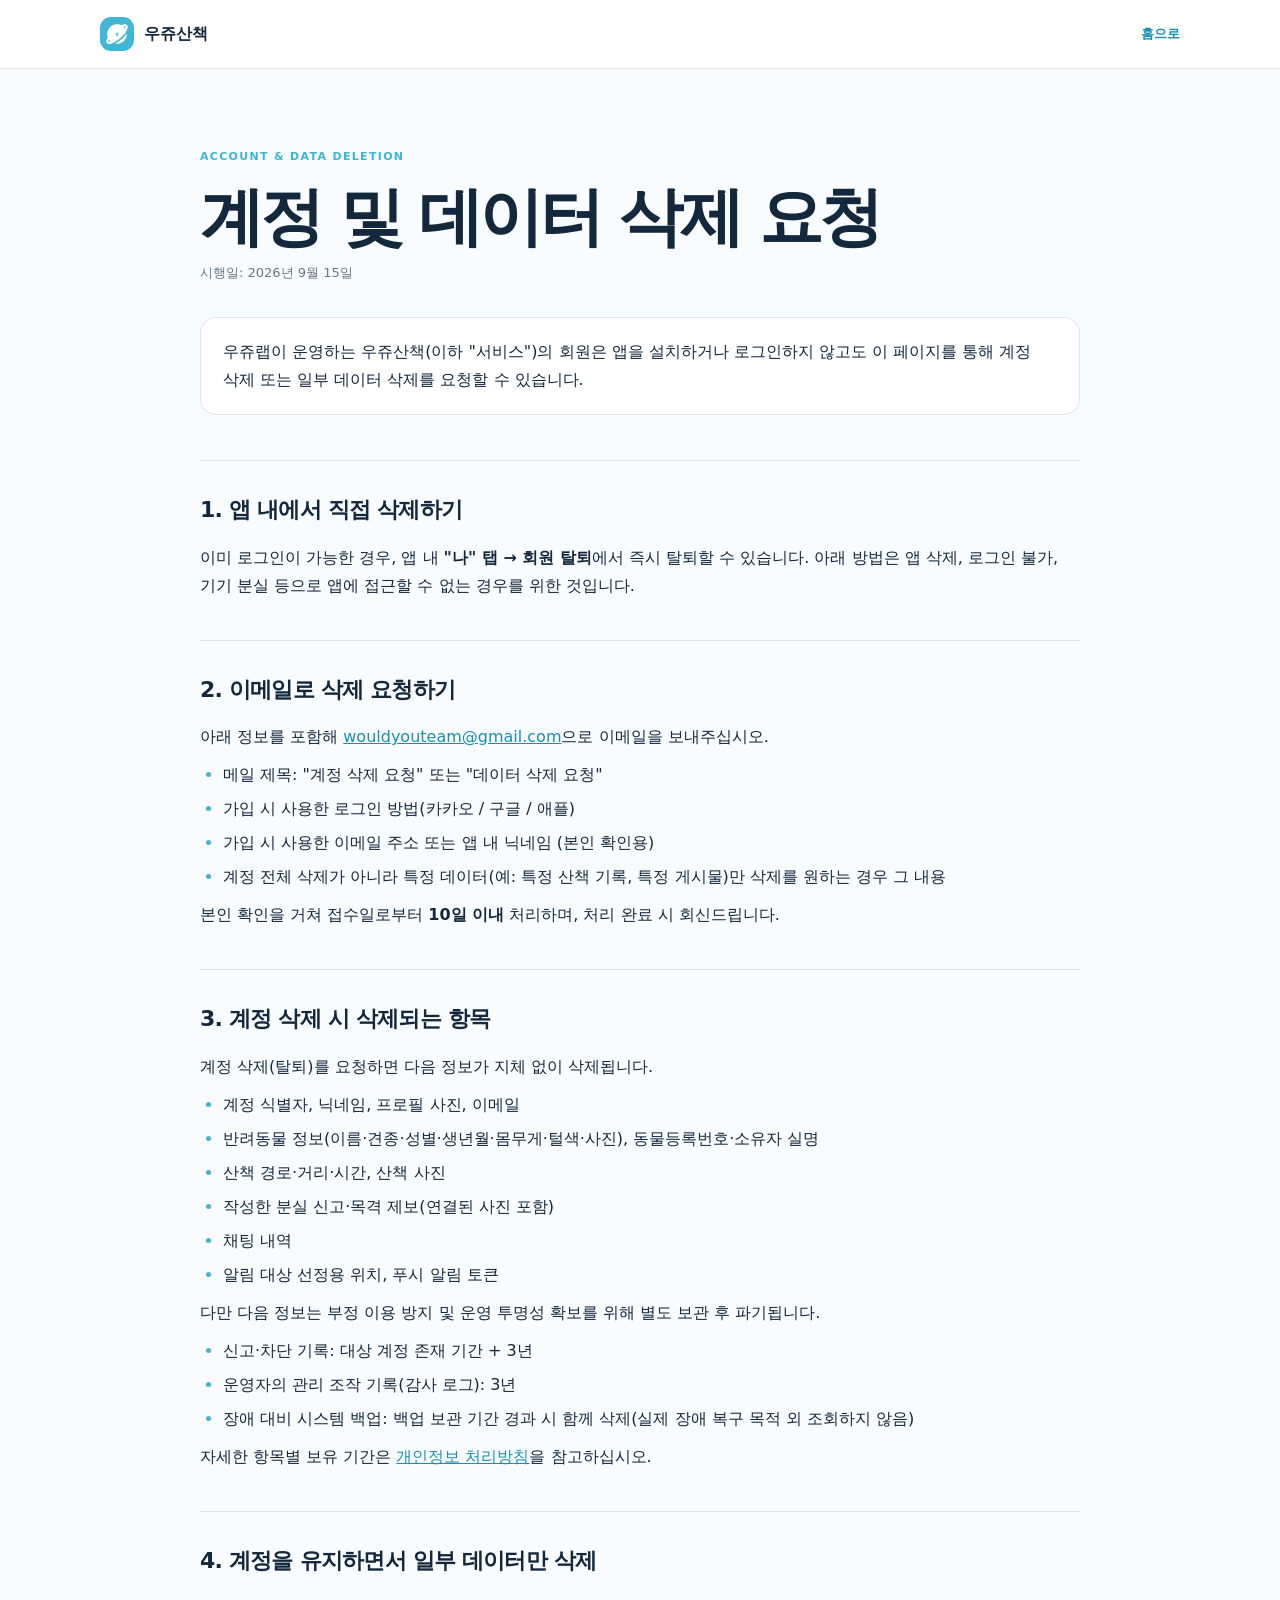
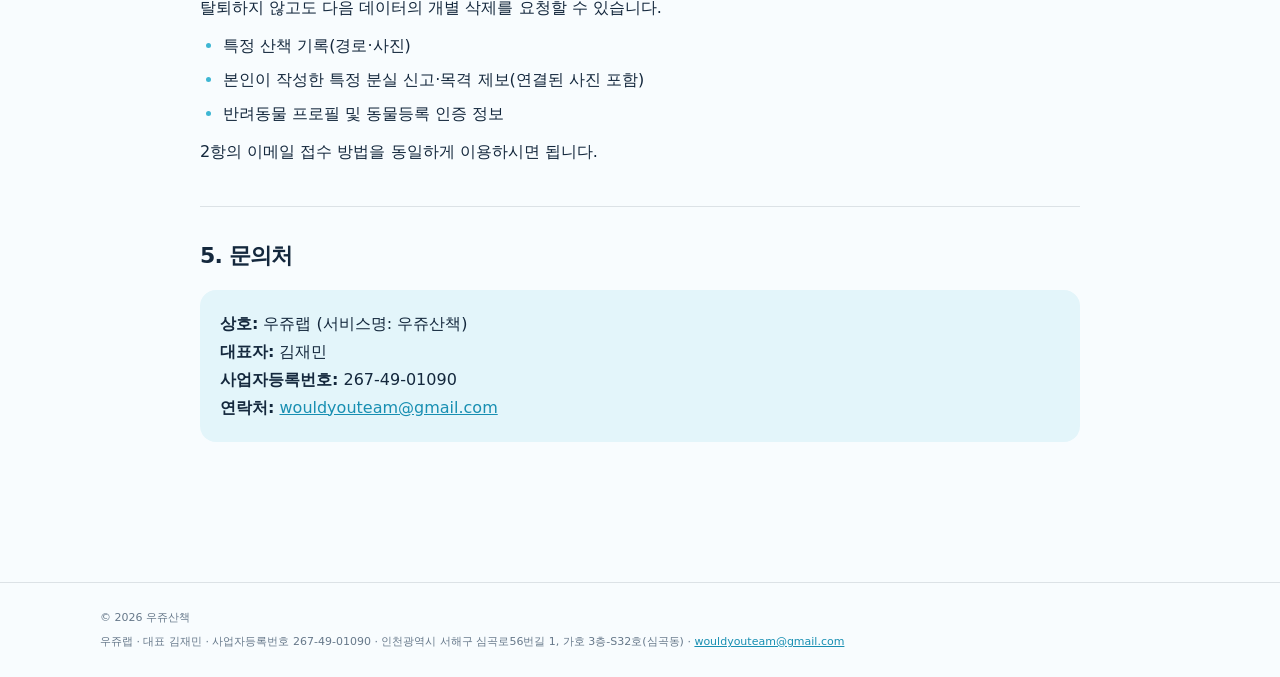
<file: delete-account.html>
<!doctype html>
<html lang="ko"><head><meta charset="utf-8"><meta name="viewport" content="width=device-width,initial-scale=1"><meta name="description" content="우쥬산책 계정 및 데이터 삭제 요청"><title>계정 및 데이터 삭제 요청 — 우쥬산책</title><link rel="icon" type="image/png" href="public/favicon.png"><link rel="stylesheet" href="public/legal.css"><script src="/public/analytics.js" defer></script></head><body>
<nav class="nav"><div class="nav-in"><a class="brand" href="/"><span class="mark"><img src="public/favicon.png" alt=""></span>우쥬산책</a><a class="back" href="/">홈으로</a></div></nav>
<main class="page"><span class="label">ACCOUNT &amp; DATA DELETION</span><h1 class="title">계정 및 데이터 삭제 요청</h1><div class="date">시행일: 2026년 9월 15일</div>
<div class="intro">우쥬랩이 운영하는 우쥬산책(이하 "서비스")의 회원은 앱을 설치하거나 로그인하지 않고도 이 페이지를 통해 계정 삭제 또는 일부 데이터 삭제를 요청할 수 있습니다.</div>
<section><h2>1. 앱 내에서 직접 삭제하기</h2><p>이미 로그인이 가능한 경우, 앱 내 <strong>"나" 탭 → 회원 탈퇴</strong>에서 즉시 탈퇴할 수 있습니다. 아래 방법은 앱 삭제, 로그인 불가, 기기 분실 등으로 앱에 접근할 수 없는 경우를 위한 것입니다.</p></section>
<section><h2>2. 이메일로 삭제 요청하기</h2><p>아래 정보를 포함해 <a href="mailto:wouldyouteam@gmail.com?subject=%5B%EC%9A%B0%EC%A5%90%EC%82%B0%EC%B1%85%5D%20%EA%B3%84%EC%A0%95%20%EC%82%AD%EC%A0%9C%20%EC%9A%94%EC%B2%AD">wouldyouteam@gmail.com</a>으로 이메일을 보내주십시오.</p><ul><li>메일 제목: "계정 삭제 요청" 또는 "데이터 삭제 요청"</li><li>가입 시 사용한 로그인 방법(카카오 / 구글 / 애플)</li><li>가입 시 사용한 이메일 주소 또는 앱 내 닉네임 (본인 확인용)</li><li>계정 전체 삭제가 아니라 특정 데이터(예: 특정 산책 기록, 특정 게시물)만 삭제를 원하는 경우 그 내용</li></ul><p>본인 확인을 거쳐 접수일로부터 <strong>10일 이내</strong> 처리하며, 처리 완료 시 회신드립니다.</p></section>
<section><h2>3. 계정 삭제 시 삭제되는 항목</h2><p>계정 삭제(탈퇴)를 요청하면 다음 정보가 지체 없이 삭제됩니다.</p><ul><li>계정 식별자, 닉네임, 프로필 사진, 이메일</li><li>반려동물 정보(이름·견종·성별·생년월·몸무게·털색·사진), 동물등록번호·소유자 실명</li><li>산책 경로·거리·시간, 산책 사진</li><li>작성한 분실 신고·목격 제보(연결된 사진 포함)</li><li>채팅 내역</li><li>알림 대상 선정용 위치, 푸시 알림 토큰</li></ul><p>다만 다음 정보는 부정 이용 방지 및 운영 투명성 확보를 위해 별도 보관 후 파기됩니다.</p><ul><li>신고·차단 기록: 대상 계정 존재 기간 + 3년</li><li>운영자의 관리 조작 기록(감사 로그): 3년</li><li>장애 대비 시스템 백업: 백업 보관 기간 경과 시 함께 삭제(실제 장애 복구 목적 외 조회하지 않음)</li></ul><p>자세한 항목별 보유 기간은 <a href="/privacy">개인정보 처리방침</a>을 참고하십시오.</p></section>
<section><h2>4. 계정을 유지하면서 일부 데이터만 삭제</h2><p>탈퇴하지 않고도 다음 데이터의 개별 삭제를 요청할 수 있습니다.</p><ul><li>특정 산책 기록(경로·사진)</li><li>본인이 작성한 특정 분실 신고·목격 제보(연결된 사진 포함)</li><li>반려동물 프로필 및 동물등록 인증 정보</li></ul><p>2항의 이메일 접수 방법을 동일하게 이용하시면 됩니다.</p></section>
<section><h2>5. 문의처</h2><div class="contact"><strong>상호:</strong> 우쥬랩 (서비스명: 우쥬산책)<br><strong>대표자:</strong> 김재민<br><strong>사업자등록번호:</strong> 267-49-01090<br><strong>연락처:</strong> <a href="mailto:wouldyouteam@gmail.com">wouldyouteam@gmail.com</a></div></section>
</main><footer><div class="footer-in">© 2026 우쥬산책<div class="footer-biz">우쥬랩 · 대표 김재민 · 사업자등록번호 267-49-01090 · 인천광역시 서해구 심곡로56번길 1, 가호 3층-S32호(심곡동) · <a href="mailto:wouldyouteam@gmail.com">wouldyouteam@gmail.com</a></div></div></footer></body></html>
</file>
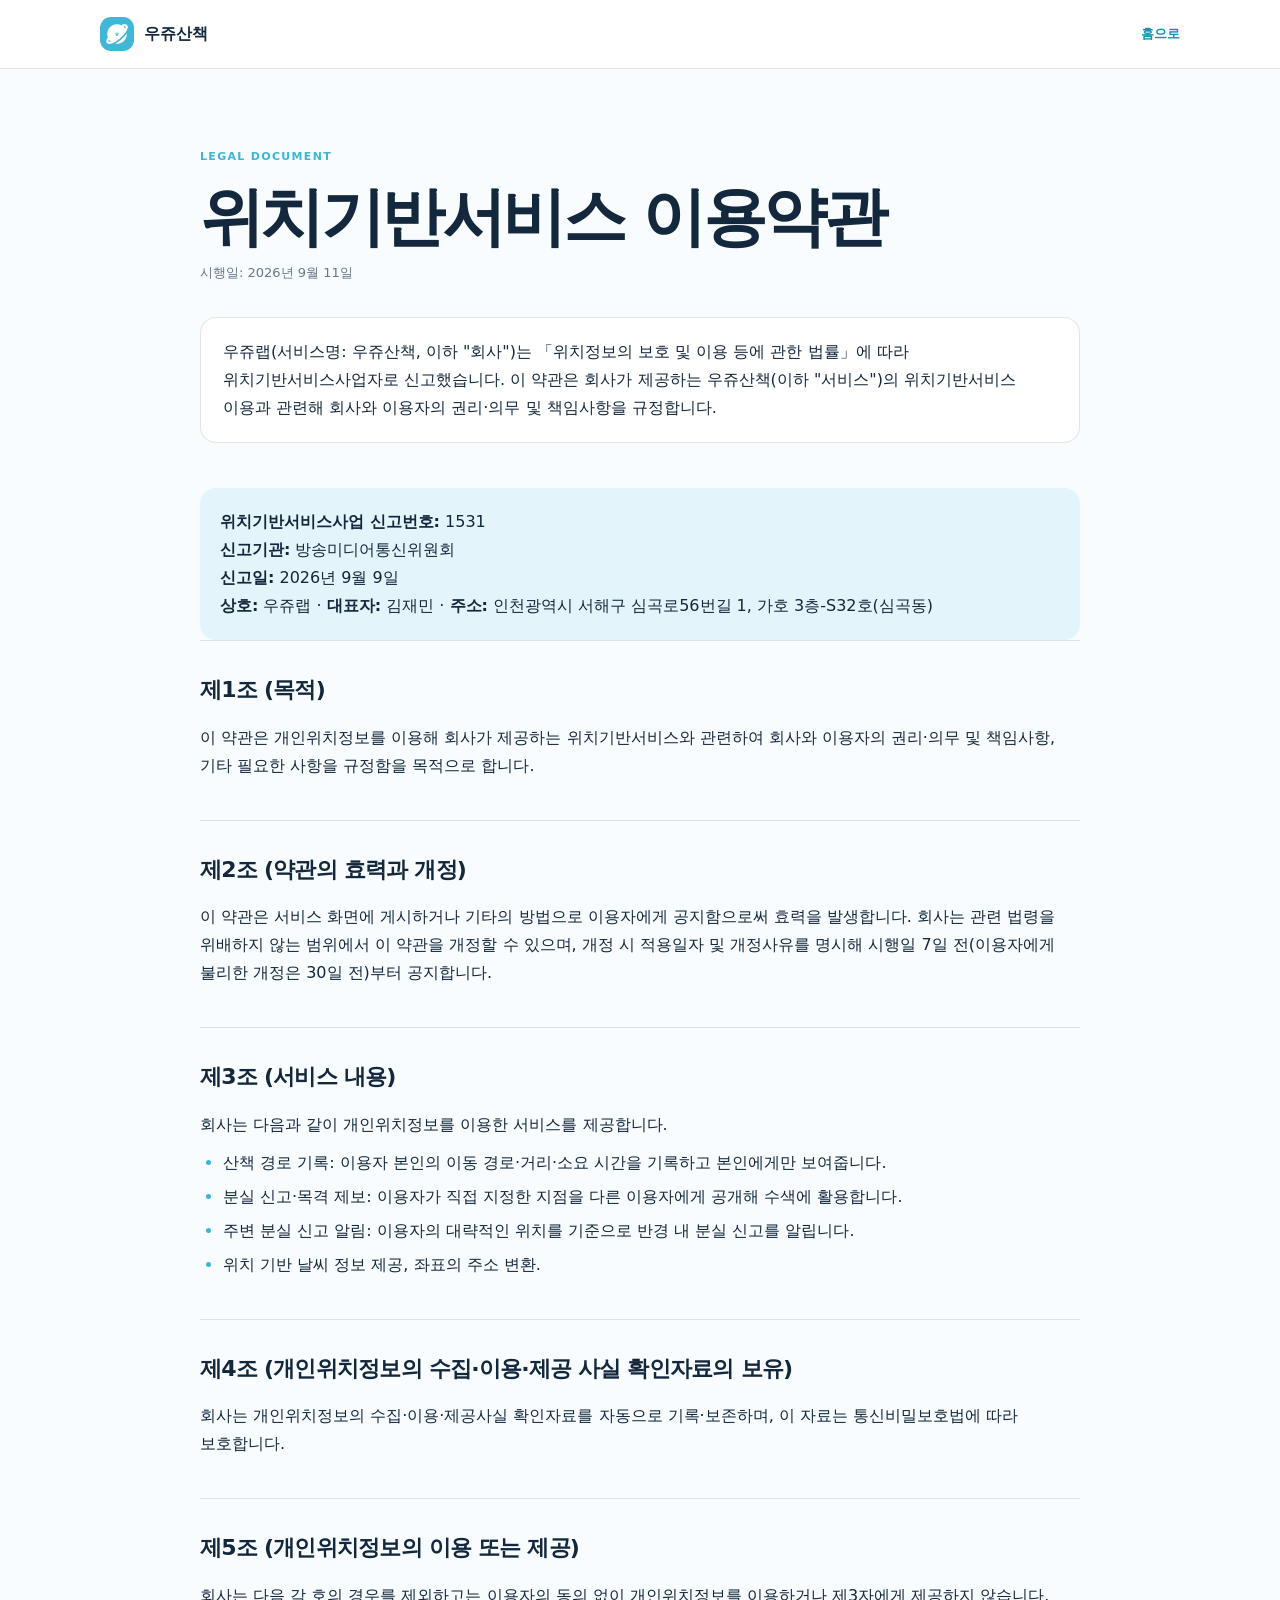
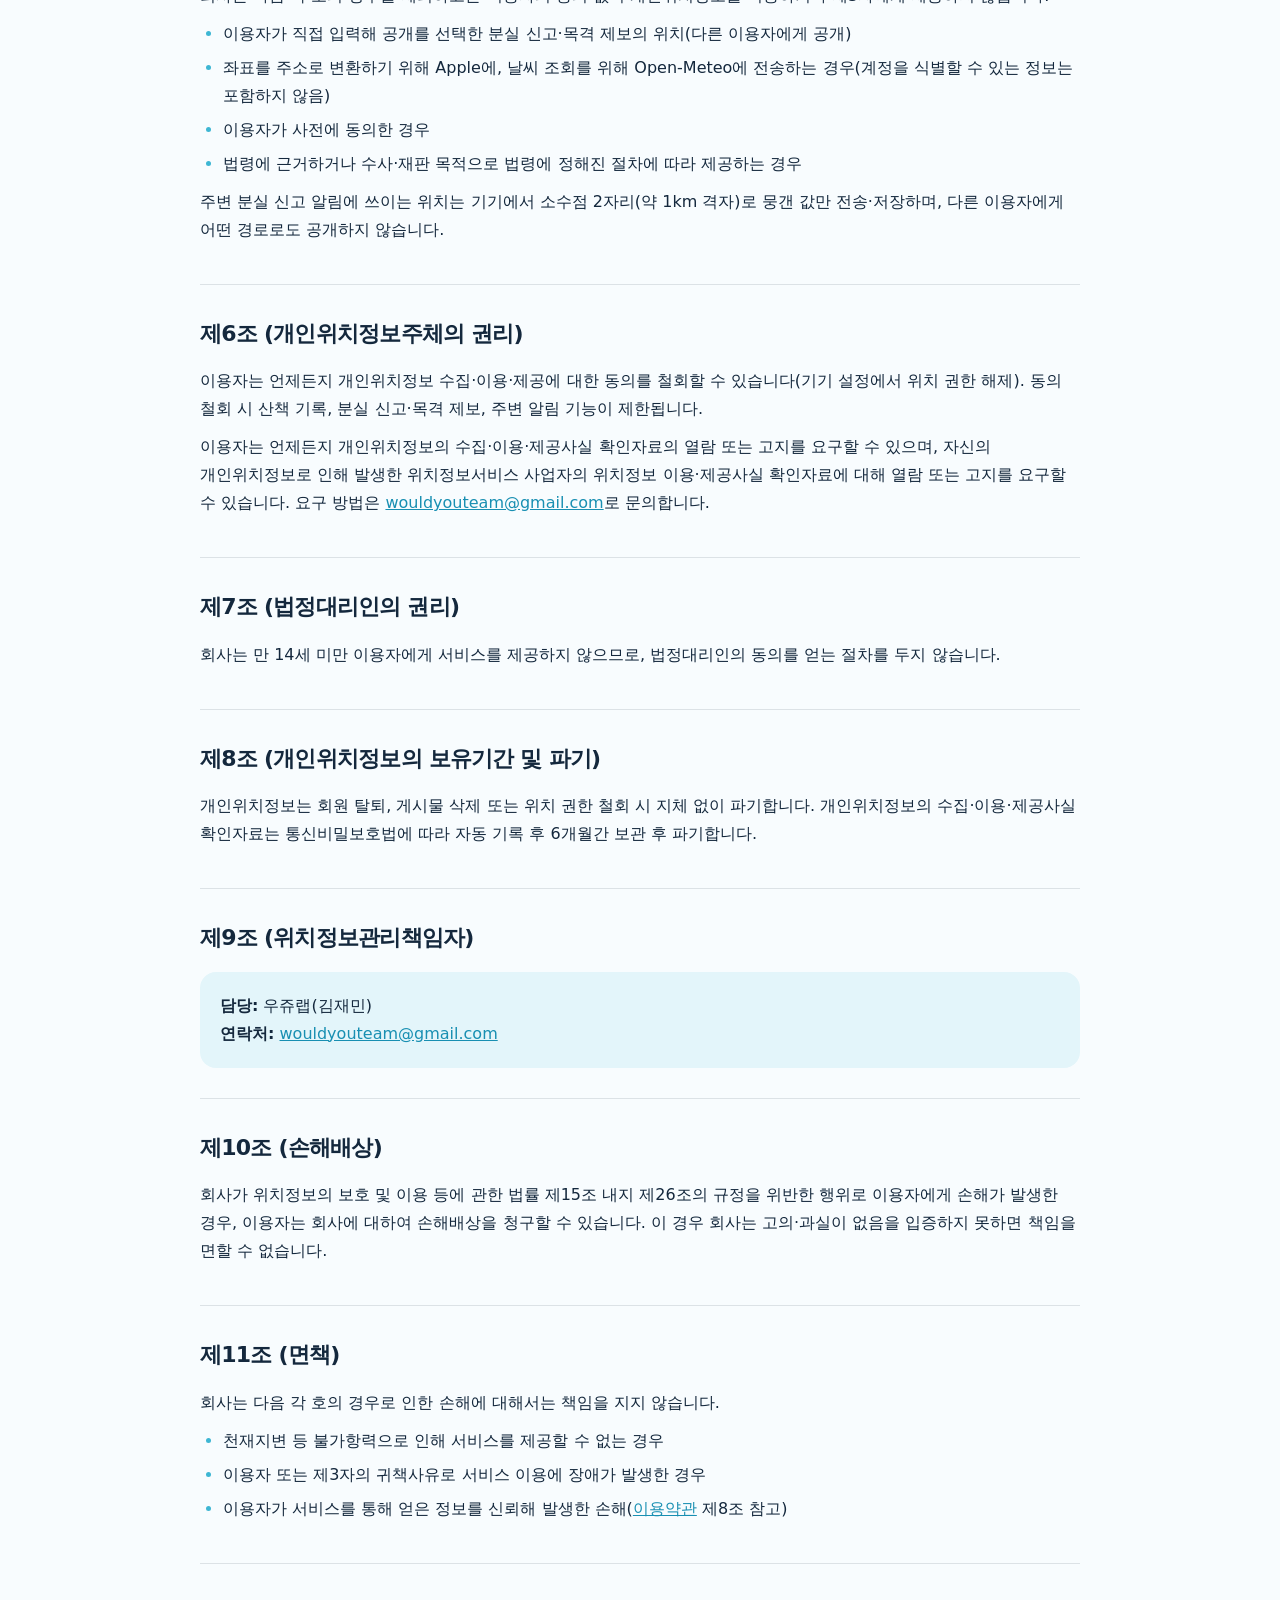
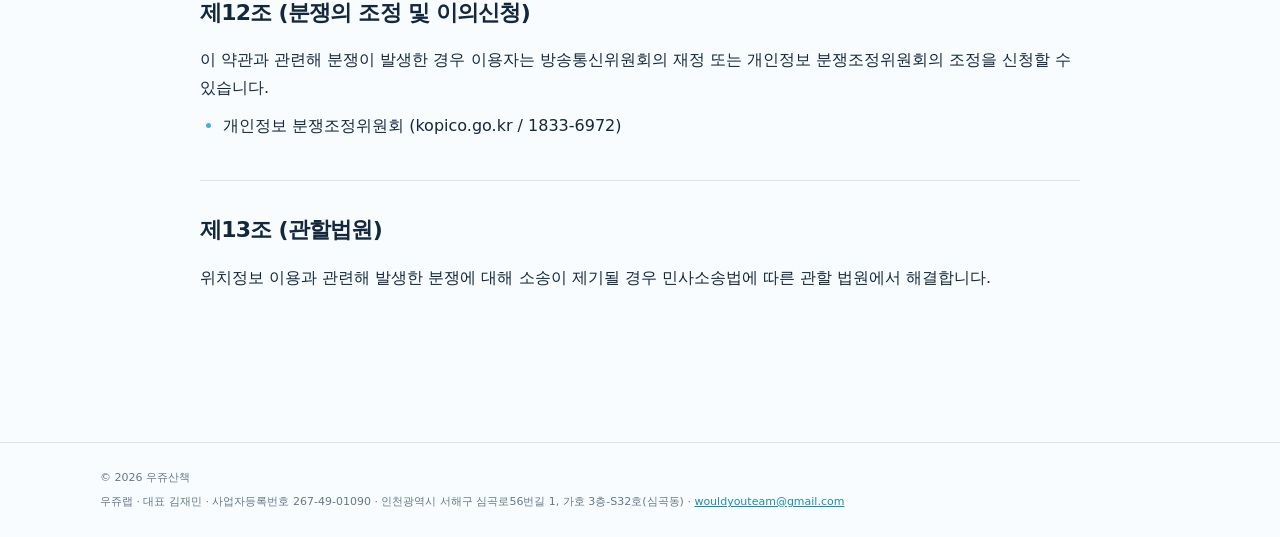
<file: location-terms.html>
<!doctype html>
<html lang="ko"><head><meta charset="utf-8"><meta name="viewport" content="width=device-width,initial-scale=1"><meta name="description" content="우쥬산책 위치기반서비스 이용약관"><title>위치기반서비스 이용약관 — 우쥬산책</title><link rel="icon" type="image/png" href="public/favicon.png"><link rel="stylesheet" href="public/legal.css"><script src="/public/analytics.js" defer></script></head><body>
<nav class="nav"><div class="nav-in"><a class="brand" href="/"><span class="mark"><img src="public/favicon.png" alt=""></span>우쥬산책</a><a class="back" href="/">홈으로</a></div></nav>
<main class="page"><span class="label">LEGAL DOCUMENT</span><h1 class="title">위치기반서비스 이용약관</h1><div class="date">시행일: 2026년 9월 11일</div>
<div class="intro">우쥬랩(서비스명: 우쥬산책, 이하 "회사")는 「위치정보의 보호 및 이용 등에 관한 법률」에 따라 위치기반서비스사업자로 신고했습니다. 이 약관은 회사가 제공하는 우쥬산책(이하 "서비스")의 위치기반서비스 이용과 관련해 회사와 이용자의 권리·의무 및 책임사항을 규정합니다.</div>
<div class="contact"><strong>위치기반서비스사업 신고번호:</strong> 1531<br><strong>신고기관:</strong> 방송미디어통신위원회<br><strong>신고일:</strong> 2026년 9월 9일<br><strong>상호:</strong> 우쥬랩 · <strong>대표자:</strong> 김재민 · <strong>주소:</strong> 인천광역시 서해구 심곡로56번길 1, 가호 3층-S32호(심곡동)</div>
<section><h2>제1조 (목적)</h2><p>이 약관은 개인위치정보를 이용해 회사가 제공하는 위치기반서비스와 관련하여 회사와 이용자의 권리·의무 및 책임사항, 기타 필요한 사항을 규정함을 목적으로 합니다.</p></section>
<section><h2>제2조 (약관의 효력과 개정)</h2><p>이 약관은 서비스 화면에 게시하거나 기타의 방법으로 이용자에게 공지함으로써 효력을 발생합니다. 회사는 관련 법령을 위배하지 않는 범위에서 이 약관을 개정할 수 있으며, 개정 시 적용일자 및 개정사유를 명시해 시행일 7일 전(이용자에게 불리한 개정은 30일 전)부터 공지합니다.</p></section>
<section><h2>제3조 (서비스 내용)</h2><p>회사는 다음과 같이 개인위치정보를 이용한 서비스를 제공합니다.</p><ul><li>산책 경로 기록: 이용자 본인의 이동 경로·거리·소요 시간을 기록하고 본인에게만 보여줍니다.</li><li>분실 신고·목격 제보: 이용자가 직접 지정한 지점을 다른 이용자에게 공개해 수색에 활용합니다.</li><li>주변 분실 신고 알림: 이용자의 대략적인 위치를 기준으로 반경 내 분실 신고를 알립니다.</li><li>위치 기반 날씨 정보 제공, 좌표의 주소 변환.</li></ul></section>
<section><h2>제4조 (개인위치정보의 수집·이용·제공 사실 확인자료의 보유)</h2><p>회사는 개인위치정보의 수집·이용·제공사실 확인자료를 자동으로 기록·보존하며, 이 자료는 통신비밀보호법에 따라 보호합니다.</p></section>
<section><h2>제5조 (개인위치정보의 이용 또는 제공)</h2><p>회사는 다음 각 호의 경우를 제외하고는 이용자의 동의 없이 개인위치정보를 이용하거나 제3자에게 제공하지 않습니다.</p><ul><li>이용자가 직접 입력해 공개를 선택한 분실 신고·목격 제보의 위치(다른 이용자에게 공개)</li><li>좌표를 주소로 변환하기 위해 Apple에, 날씨 조회를 위해 Open-Meteo에 전송하는 경우(계정을 식별할 수 있는 정보는 포함하지 않음)</li><li>이용자가 사전에 동의한 경우</li><li>법령에 근거하거나 수사·재판 목적으로 법령에 정해진 절차에 따라 제공하는 경우</li></ul><p>주변 분실 신고 알림에 쓰이는 위치는 기기에서 소수점 2자리(약 1km 격자)로 뭉갠 값만 전송·저장하며, 다른 이용자에게 어떤 경로로도 공개하지 않습니다.</p></section>
<section><h2>제6조 (개인위치정보주체의 권리)</h2><p>이용자는 언제든지 개인위치정보 수집·이용·제공에 대한 동의를 철회할 수 있습니다(기기 설정에서 위치 권한 해제). 동의 철회 시 산책 기록, 분실 신고·목격 제보, 주변 알림 기능이 제한됩니다.</p><p>이용자는 언제든지 개인위치정보의 수집·이용·제공사실 확인자료의 열람 또는 고지를 요구할 수 있으며, 자신의 개인위치정보로 인해 발생한 위치정보서비스 사업자의 위치정보 이용·제공사실 확인자료에 대해 열람 또는 고지를 요구할 수 있습니다. 요구 방법은 <a href="mailto:wouldyouteam@gmail.com">wouldyouteam@gmail.com</a>로 문의합니다.</p></section>
<section><h2>제7조 (법정대리인의 권리)</h2><p>회사는 만 14세 미만 이용자에게 서비스를 제공하지 않으므로, 법정대리인의 동의를 얻는 절차를 두지 않습니다.</p></section>
<section><h2>제8조 (개인위치정보의 보유기간 및 파기)</h2><p>개인위치정보는 회원 탈퇴, 게시물 삭제 또는 위치 권한 철회 시 지체 없이 파기합니다. 개인위치정보의 수집·이용·제공사실 확인자료는 통신비밀보호법에 따라 자동 기록 후 6개월간 보관 후 파기합니다.</p></section>
<section><h2>제9조 (위치정보관리책임자)</h2><div class="contact"><strong>담당:</strong> 우쥬랩(김재민)<br><strong>연락처:</strong> <a href="mailto:wouldyouteam@gmail.com">wouldyouteam@gmail.com</a></div></section>
<section><h2>제10조 (손해배상)</h2><p>회사가 위치정보의 보호 및 이용 등에 관한 법률 제15조 내지 제26조의 규정을 위반한 행위로 이용자에게 손해가 발생한 경우, 이용자는 회사에 대하여 손해배상을 청구할 수 있습니다. 이 경우 회사는 고의·과실이 없음을 입증하지 못하면 책임을 면할 수 없습니다.</p></section>
<section><h2>제11조 (면책)</h2><p>회사는 다음 각 호의 경우로 인한 손해에 대해서는 책임을 지지 않습니다.</p><ul><li>천재지변 등 불가항력으로 인해 서비스를 제공할 수 없는 경우</li><li>이용자 또는 제3자의 귀책사유로 서비스 이용에 장애가 발생한 경우</li><li>이용자가 서비스를 통해 얻은 정보를 신뢰해 발생한 손해(<a href="/terms">이용약관</a> 제8조 참고)</li></ul></section>
<section><h2>제12조 (분쟁의 조정 및 이의신청)</h2><p>이 약관과 관련해 분쟁이 발생한 경우 이용자는 방송통신위원회의 재정 또는 개인정보 분쟁조정위원회의 조정을 신청할 수 있습니다.</p><ul><li>개인정보 분쟁조정위원회 (kopico.go.kr / 1833-6972)</li></ul></section>
<section><h2>제13조 (관할법원)</h2><p>위치정보 이용과 관련해 발생한 분쟁에 대해 소송이 제기될 경우 민사소송법에 따른 관할 법원에서 해결합니다.</p></section>
</main><footer><div class="footer-in">© 2026 우쥬산책<div class="footer-biz">우쥬랩 · 대표 김재민 · 사업자등록번호 267-49-01090 · 인천광역시 서해구 심곡로56번길 1, 가호 3층-S32호(심곡동) · <a href="mailto:wouldyouteam@gmail.com">wouldyouteam@gmail.com</a></div></div></footer></body></html>
</file>
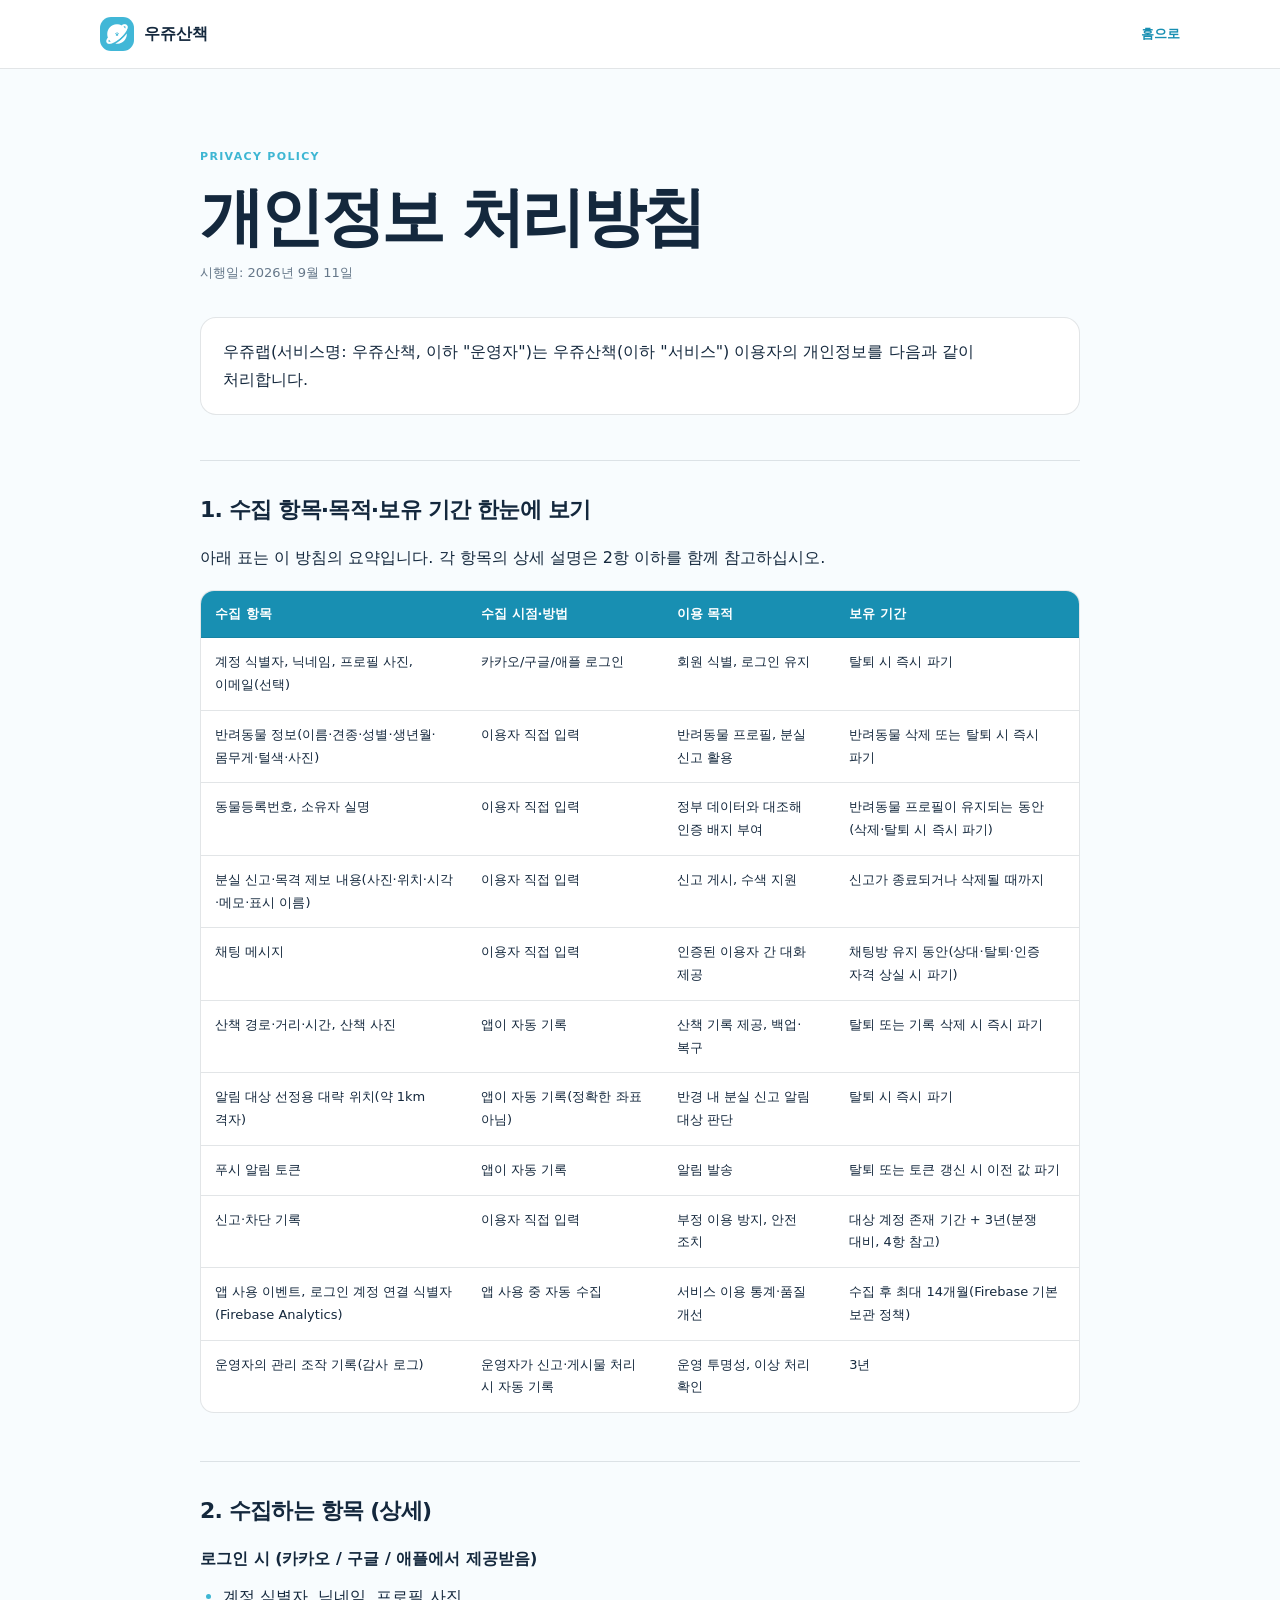
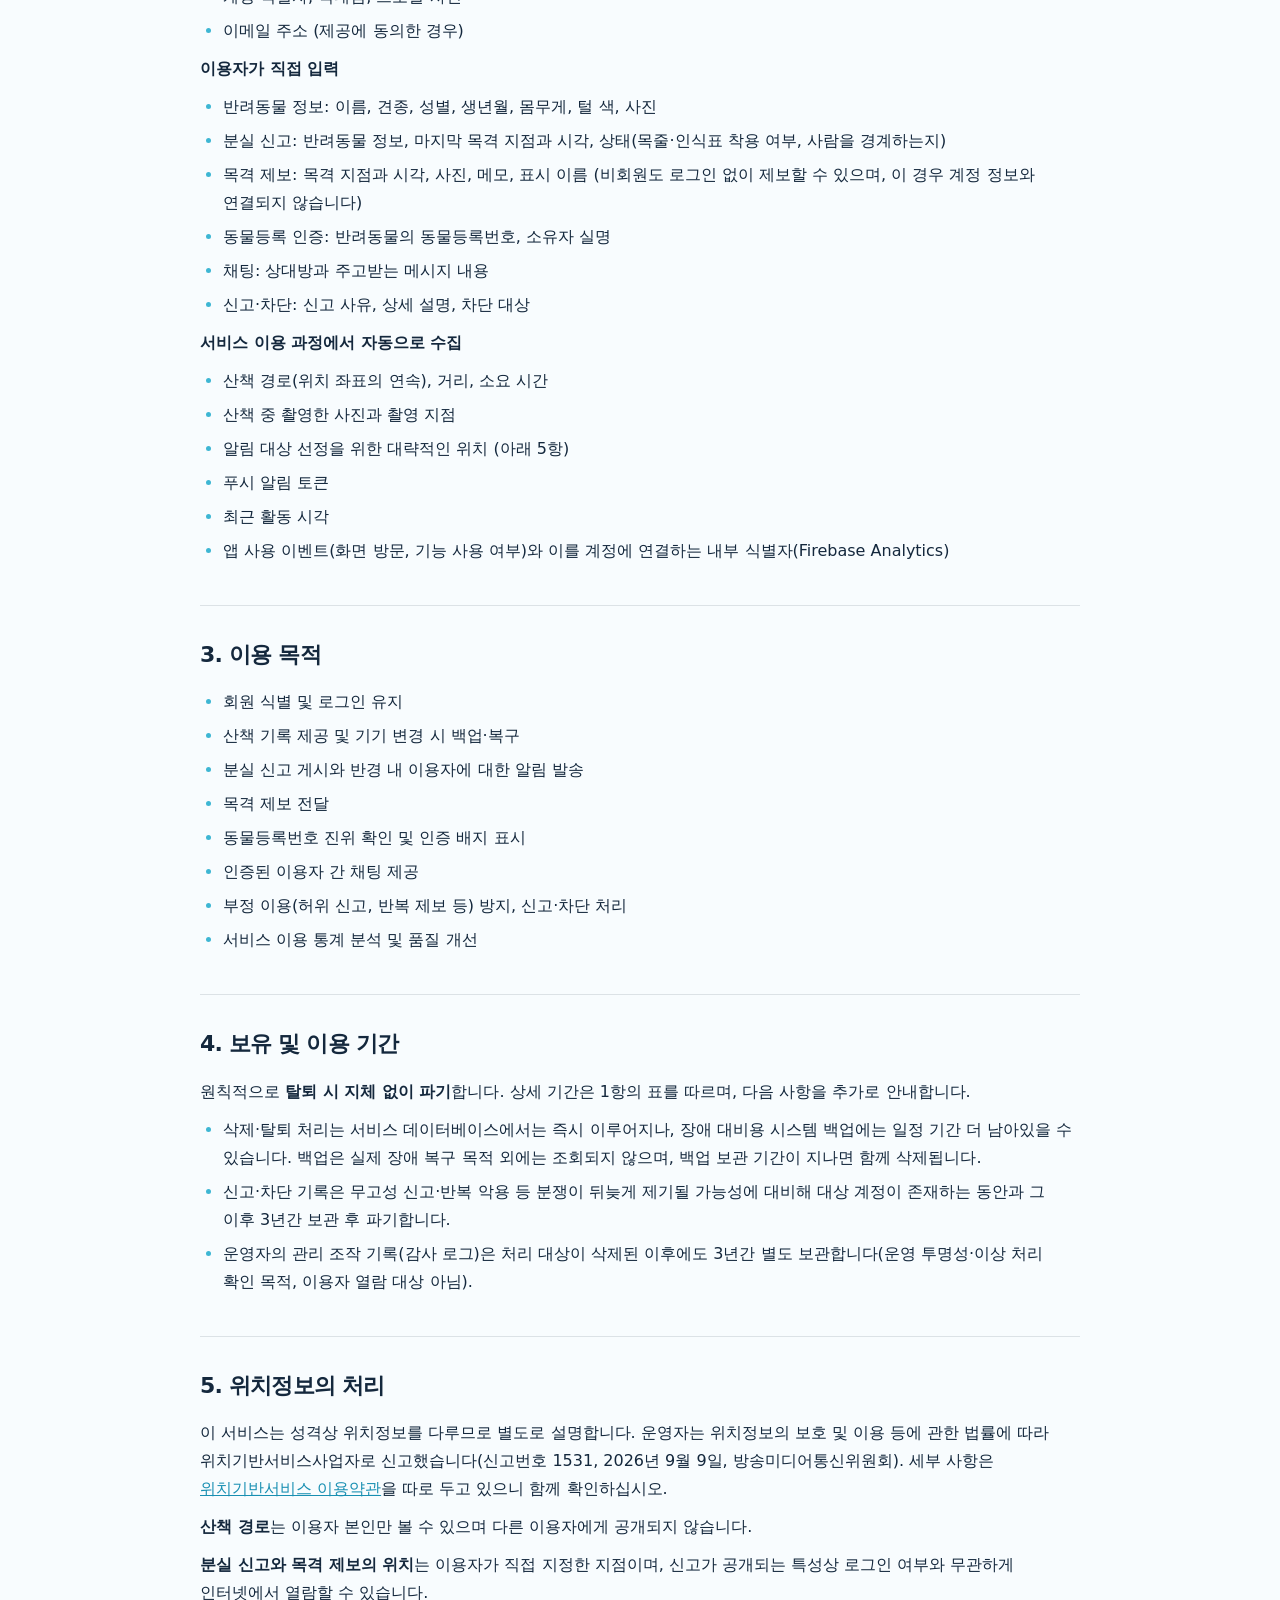
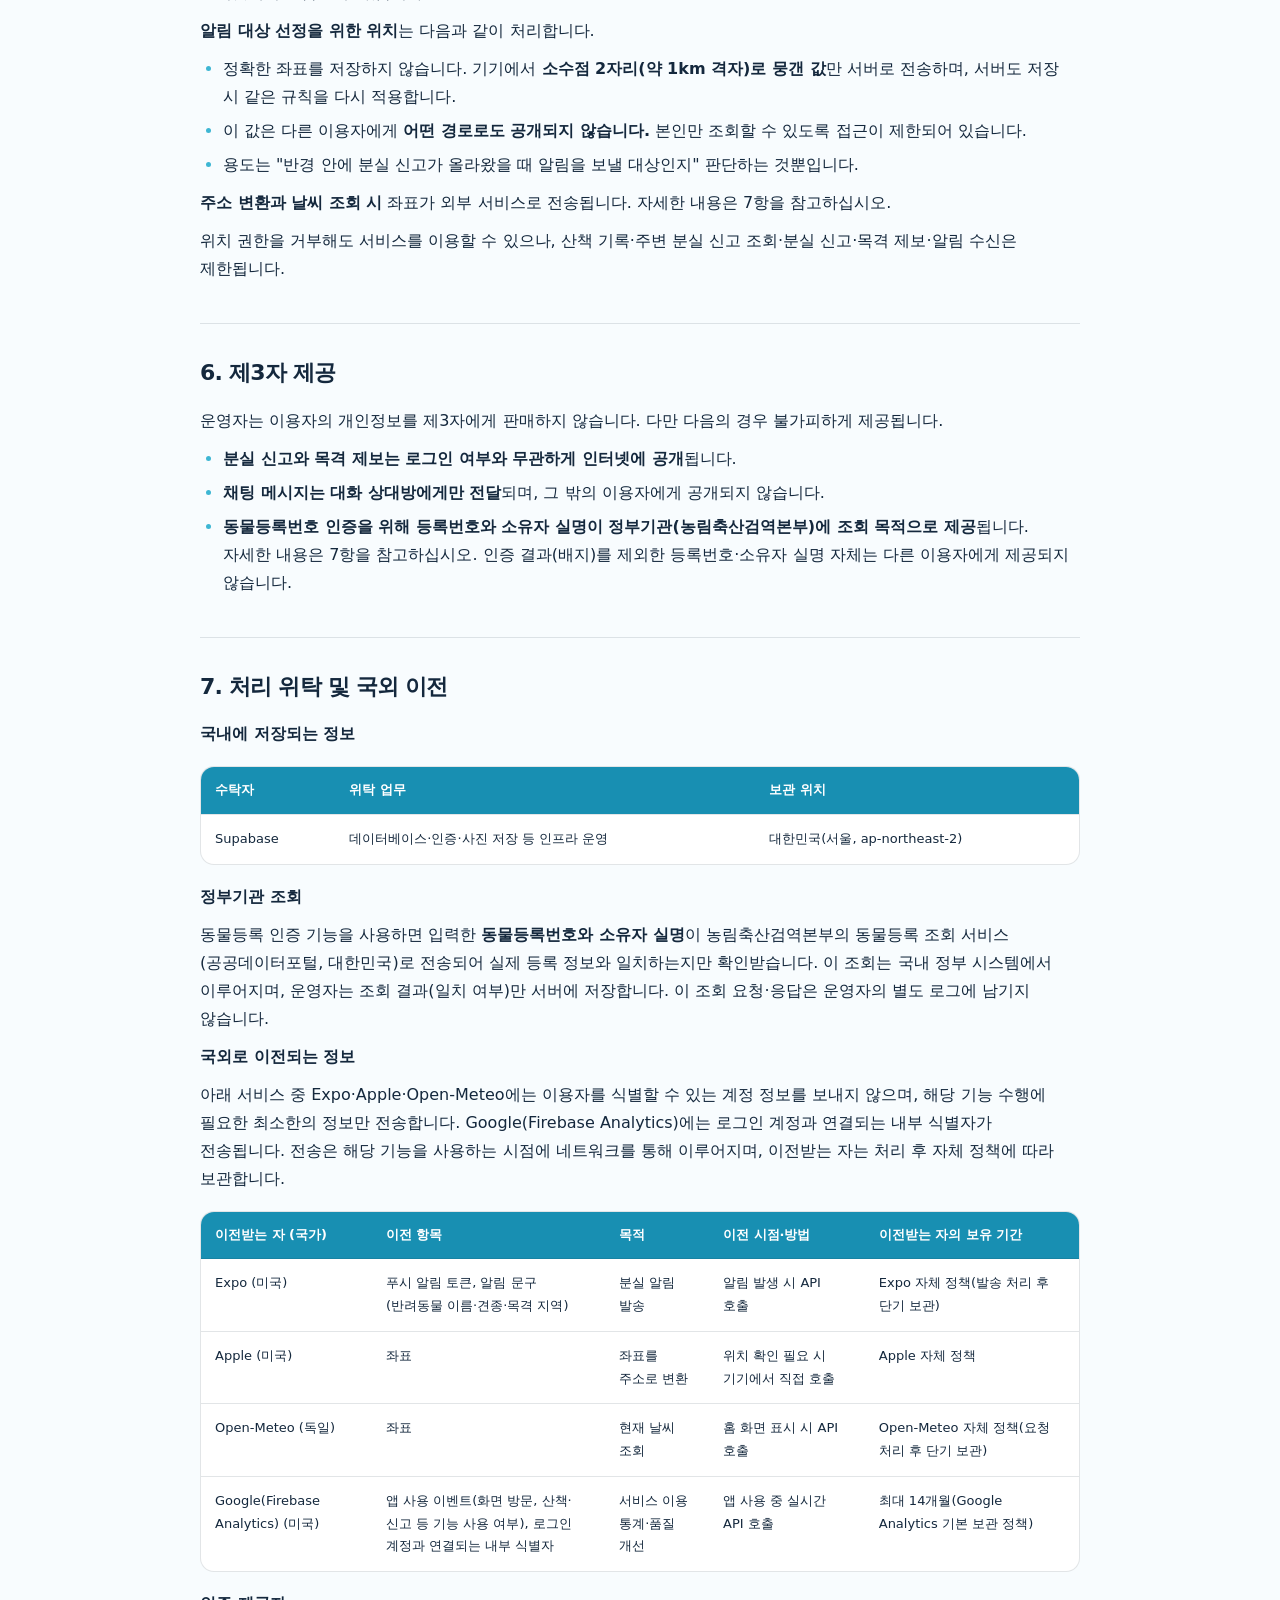
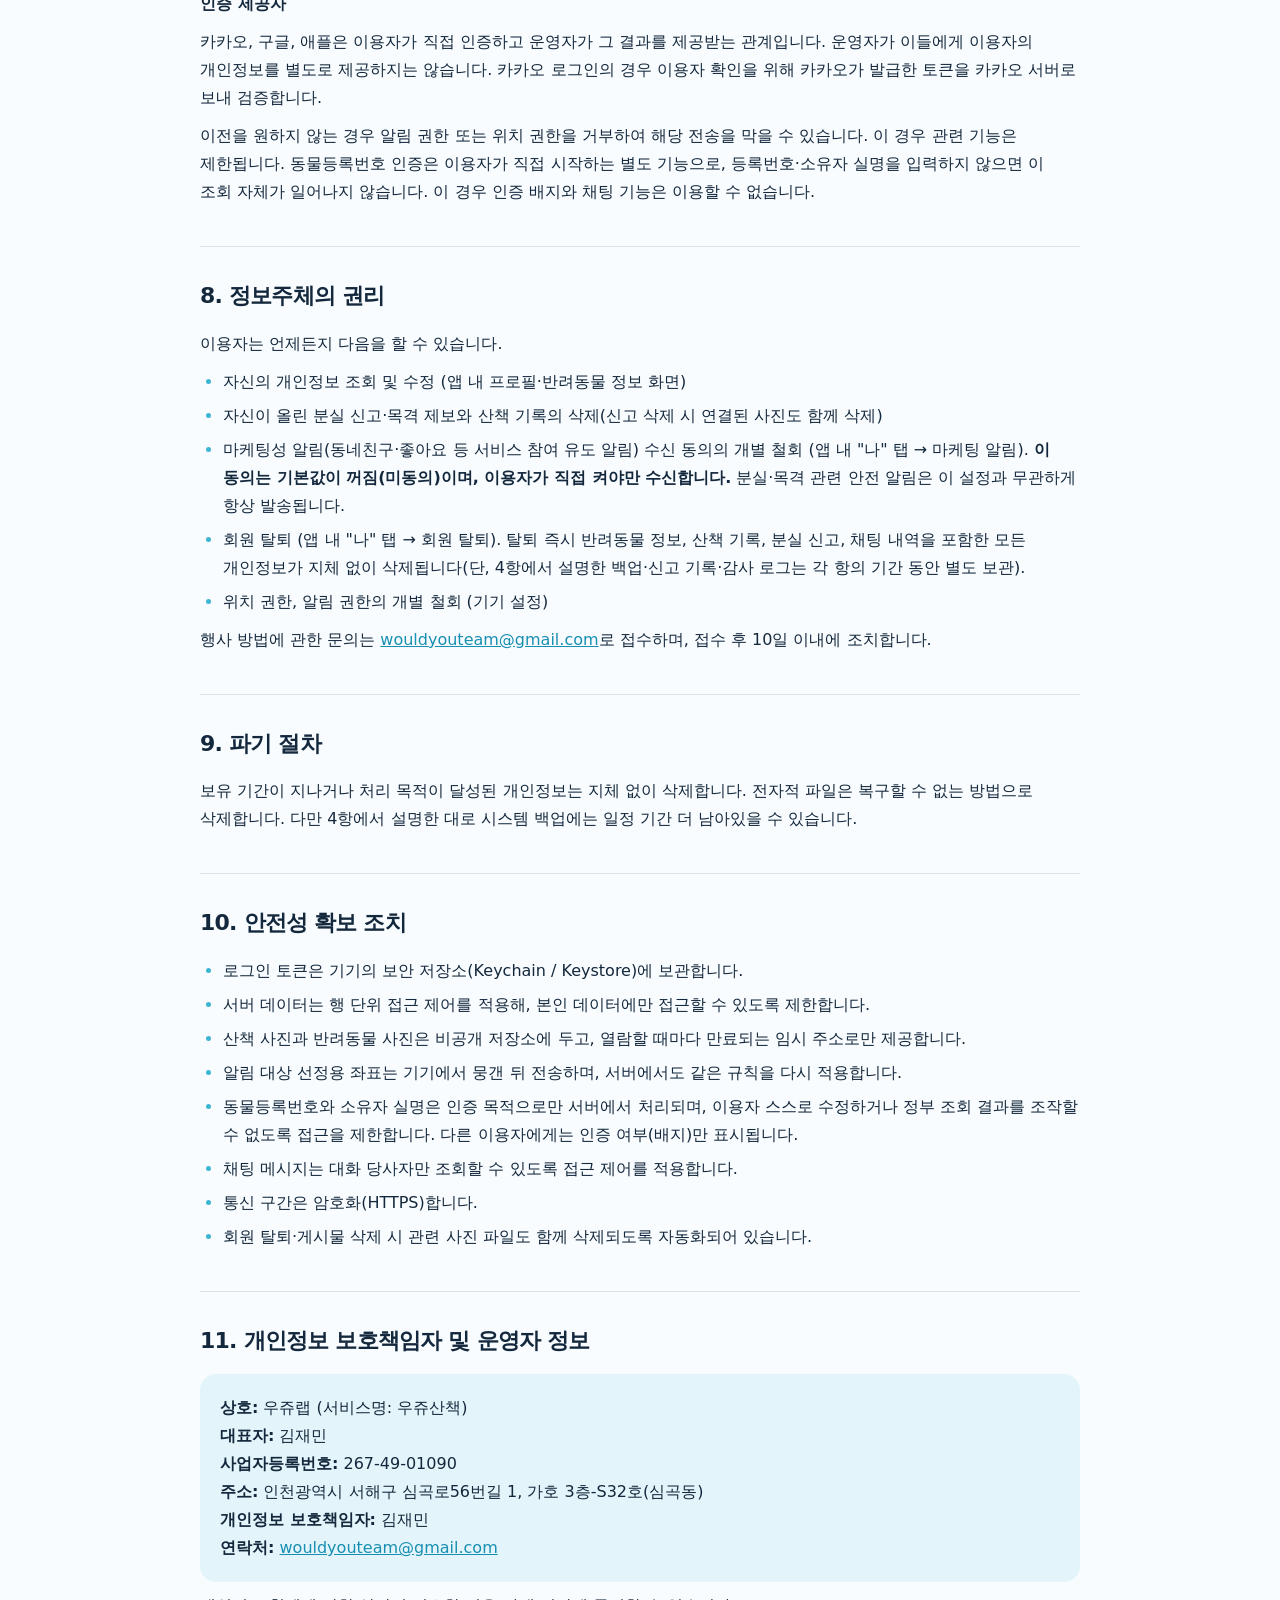
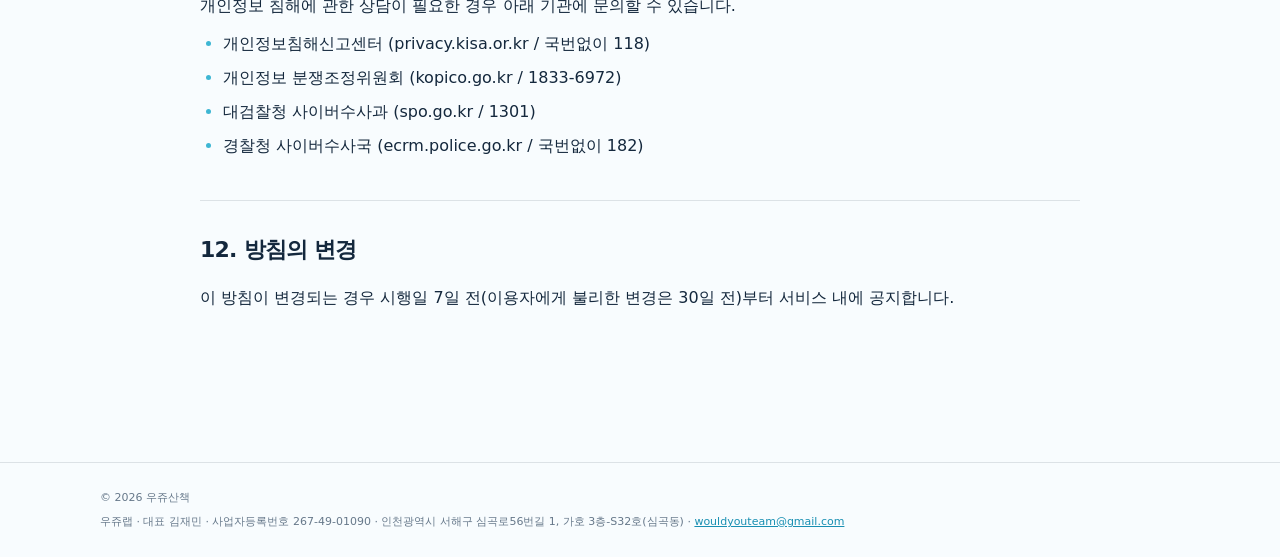
<file: privacy.html>
<!doctype html>
<html lang="ko"><head><meta charset="utf-8"><meta name="viewport" content="width=device-width,initial-scale=1"><meta name="description" content="우쥬산책 개인정보 처리방침"><title>개인정보 처리방침 — 우쥬산책</title><link rel="icon" type="image/png" href="public/favicon.png"><link rel="stylesheet" href="public/legal.css"><script src="/public/analytics.js" defer></script></head><body>
<nav class="nav"><div class="nav-in"><a class="brand" href="/"><span class="mark"><img src="public/favicon.png" alt=""></span>우쥬산책</a><a class="back" href="/">홈으로</a></div></nav>
<main class="page"><span class="label">PRIVACY POLICY</span><h1 class="title">개인정보 처리방침</h1><div class="date">시행일: 2026년 9월 11일</div>
<div class="intro">우쥬랩(서비스명: 우쥬산책, 이하 "운영자")는 우쥬산책(이하 "서비스") 이용자의 개인정보를 다음과 같이 처리합니다.</div>
<section><h2>1. 수집 항목·목적·보유 기간 한눈에 보기</h2><p>아래 표는 이 방침의 요약입니다. 각 항목의 상세 설명은 2항 이하를 함께 참고하십시오.</p><div class="table-wrap"><table><thead><tr><th>수집 항목</th><th>수집 시점·방법</th><th>이용 목적</th><th>보유 기간</th></tr></thead><tbody>
<tr><td>계정 식별자, 닉네임, 프로필 사진, 이메일(선택)</td><td>카카오/구글/애플 로그인</td><td>회원 식별, 로그인 유지</td><td>탈퇴 시 즉시 파기</td></tr>
<tr><td>반려동물 정보(이름·견종·성별·생년월·몸무게·털색·사진)</td><td>이용자 직접 입력</td><td>반려동물 프로필, 분실 신고 활용</td><td>반려동물 삭제 또는 탈퇴 시 즉시 파기</td></tr>
<tr><td>동물등록번호, 소유자 실명</td><td>이용자 직접 입력</td><td>정부 데이터와 대조해 인증 배지 부여</td><td>반려동물 프로필이 유지되는 동안(삭제·탈퇴 시 즉시 파기)</td></tr>
<tr><td>분실 신고·목격 제보 내용(사진·위치·시각·메모·표시 이름)</td><td>이용자 직접 입력</td><td>신고 게시, 수색 지원</td><td>신고가 종료되거나 삭제될 때까지</td></tr>
<tr><td>채팅 메시지</td><td>이용자 직접 입력</td><td>인증된 이용자 간 대화 제공</td><td>채팅방 유지 동안(상대·탈퇴·인증 자격 상실 시 파기)</td></tr>
<tr><td>산책 경로·거리·시간, 산책 사진</td><td>앱이 자동 기록</td><td>산책 기록 제공, 백업·복구</td><td>탈퇴 또는 기록 삭제 시 즉시 파기</td></tr>
<tr><td>알림 대상 선정용 대략 위치(약 1km 격자)</td><td>앱이 자동 기록(정확한 좌표 아님)</td><td>반경 내 분실 신고 알림 대상 판단</td><td>탈퇴 시 즉시 파기</td></tr>
<tr><td>푸시 알림 토큰</td><td>앱이 자동 기록</td><td>알림 발송</td><td>탈퇴 또는 토큰 갱신 시 이전 값 파기</td></tr>
<tr><td>신고·차단 기록</td><td>이용자 직접 입력</td><td>부정 이용 방지, 안전 조치</td><td>대상 계정 존재 기간 + 3년(분쟁 대비, 4항 참고)</td></tr>
<tr><td>앱 사용 이벤트, 로그인 계정 연결 식별자(Firebase Analytics)</td><td>앱 사용 중 자동 수집</td><td>서비스 이용 통계·품질 개선</td><td>수집 후 최대 14개월(Firebase 기본 보관 정책)</td></tr>
<tr><td>운영자의 관리 조작 기록(감사 로그)</td><td>운영자가 신고·게시물 처리 시 자동 기록</td><td>운영 투명성, 이상 처리 확인</td><td>3년</td></tr>
</tbody></table></div></section>
<section><h2>2. 수집하는 항목 (상세)</h2><p><strong>로그인 시 (카카오 / 구글 / 애플에서 제공받음)</strong></p><ul><li>계정 식별자, 닉네임, 프로필 사진</li><li>이메일 주소 (제공에 동의한 경우)</li></ul><p><strong>이용자가 직접 입력</strong></p><ul><li>반려동물 정보: 이름, 견종, 성별, 생년월, 몸무게, 털 색, 사진</li><li>분실 신고: 반려동물 정보, 마지막 목격 지점과 시각, 상태(목줄·인식표 착용 여부, 사람을 경계하는지)</li><li>목격 제보: 목격 지점과 시각, 사진, 메모, 표시 이름 (비회원도 로그인 없이 제보할 수 있으며, 이 경우 계정 정보와 연결되지 않습니다)</li><li>동물등록 인증: 반려동물의 동물등록번호, 소유자 실명</li><li>채팅: 상대방과 주고받는 메시지 내용</li><li>신고·차단: 신고 사유, 상세 설명, 차단 대상</li></ul><p><strong>서비스 이용 과정에서 자동으로 수집</strong></p><ul><li>산책 경로(위치 좌표의 연속), 거리, 소요 시간</li><li>산책 중 촬영한 사진과 촬영 지점</li><li>알림 대상 선정을 위한 대략적인 위치 (아래 5항)</li><li>푸시 알림 토큰</li><li>최근 활동 시각</li><li>앱 사용 이벤트(화면 방문, 기능 사용 여부)와 이를 계정에 연결하는 내부 식별자(Firebase Analytics)</li></ul></section>
<section><h2>3. 이용 목적</h2><ul><li>회원 식별 및 로그인 유지</li><li>산책 기록 제공 및 기기 변경 시 백업·복구</li><li>분실 신고 게시와 반경 내 이용자에 대한 알림 발송</li><li>목격 제보 전달</li><li>동물등록번호 진위 확인 및 인증 배지 표시</li><li>인증된 이용자 간 채팅 제공</li><li>부정 이용(허위 신고, 반복 제보 등) 방지, 신고·차단 처리</li><li>서비스 이용 통계 분석 및 품질 개선</li></ul></section>
<section><h2>4. 보유 및 이용 기간</h2><p>원칙적으로 <strong>탈퇴 시 지체 없이 파기</strong>합니다. 상세 기간은 1항의 표를 따르며, 다음 사항을 추가로 안내합니다.</p><ul><li>삭제·탈퇴 처리는 서비스 데이터베이스에서는 즉시 이루어지나, 장애 대비용 시스템 백업에는 일정 기간 더 남아있을 수 있습니다. 백업은 실제 장애 복구 목적 외에는 조회되지 않으며, 백업 보관 기간이 지나면 함께 삭제됩니다.</li><li>신고·차단 기록은 무고성 신고·반복 악용 등 분쟁이 뒤늦게 제기될 가능성에 대비해 대상 계정이 존재하는 동안과 그 이후 3년간 보관 후 파기합니다.</li><li>운영자의 관리 조작 기록(감사 로그)은 처리 대상이 삭제된 이후에도 3년간 별도 보관합니다(운영 투명성·이상 처리 확인 목적, 이용자 열람 대상 아님).</li></ul></section>
<section><h2>5. 위치정보의 처리</h2><p>이 서비스는 성격상 위치정보를 다루므로 별도로 설명합니다. 운영자는 위치정보의 보호 및 이용 등에 관한 법률에 따라 위치기반서비스사업자로 신고했습니다(신고번호 1531, 2026년 9월 9일, 방송미디어통신위원회). 세부 사항은 <a href="/location-terms">위치기반서비스 이용약관</a>을 따로 두고 있으니 함께 확인하십시오.</p><p><strong>산책 경로</strong>는 이용자 본인만 볼 수 있으며 다른 이용자에게 공개되지 않습니다.</p><p><strong>분실 신고와 목격 제보의 위치</strong>는 이용자가 직접 지정한 지점이며, 신고가 공개되는 특성상 로그인 여부와 무관하게 인터넷에서 열람할 수 있습니다.</p><p><strong>알림 대상 선정을 위한 위치</strong>는 다음과 같이 처리합니다.</p><ul><li>정확한 좌표를 저장하지 않습니다. 기기에서 <strong>소수점 2자리(약 1km 격자)로 뭉갠 값</strong>만 서버로 전송하며, 서버도 저장 시 같은 규칙을 다시 적용합니다.</li><li>이 값은 다른 이용자에게 <strong>어떤 경로로도 공개되지 않습니다.</strong> 본인만 조회할 수 있도록 접근이 제한되어 있습니다.</li><li>용도는 "반경 안에 분실 신고가 올라왔을 때 알림을 보낼 대상인지" 판단하는 것뿐입니다.</li></ul><p><strong>주소 변환과 날씨 조회 시</strong> 좌표가 외부 서비스로 전송됩니다. 자세한 내용은 7항을 참고하십시오.</p><p>위치 권한을 거부해도 서비스를 이용할 수 있으나, 산책 기록·주변 분실 신고 조회·분실 신고·목격 제보·알림 수신은 제한됩니다.</p></section>
<section><h2>6. 제3자 제공</h2><p>운영자는 이용자의 개인정보를 제3자에게 판매하지 않습니다. 다만 다음의 경우 불가피하게 제공됩니다.</p><ul><li><strong>분실 신고와 목격 제보는 로그인 여부와 무관하게 인터넷에 공개</strong>됩니다.</li><li><strong>채팅 메시지는 대화 상대방에게만 전달</strong>되며, 그 밖의 이용자에게 공개되지 않습니다.</li><li><strong>동물등록번호 인증을 위해 등록번호와 소유자 실명이 정부기관(농림축산검역본부)에 조회 목적으로 제공</strong>됩니다. 자세한 내용은 7항을 참고하십시오. 인증 결과(배지)를 제외한 등록번호·소유자 실명 자체는 다른 이용자에게 제공되지 않습니다.</li></ul></section>
<section><h2>7. 처리 위탁 및 국외 이전</h2><p><strong>국내에 저장되는 정보</strong></p><div class="table-wrap"><table><thead><tr><th>수탁자</th><th>위탁 업무</th><th>보관 위치</th></tr></thead><tbody><tr><td>Supabase</td><td>데이터베이스·인증·사진 저장 등 인프라 운영</td><td>대한민국(서울, ap-northeast-2)</td></tr></tbody></table></div><p><strong>정부기관 조회</strong></p><p>동물등록 인증 기능을 사용하면 입력한 <strong>동물등록번호와 소유자 실명</strong>이 농림축산검역본부의 동물등록 조회 서비스(공공데이터포털, 대한민국)로 전송되어 실제 등록 정보와 일치하는지만 확인받습니다. 이 조회는 국내 정부 시스템에서 이루어지며, 운영자는 조회 결과(일치 여부)만 서버에 저장합니다. 이 조회 요청·응답은 운영자의 별도 로그에 남기지 않습니다.</p><p><strong>국외로 이전되는 정보</strong></p><p>아래 서비스 중 Expo·Apple·Open-Meteo에는 이용자를 식별할 수 있는 계정 정보를 보내지 않으며, 해당 기능 수행에 필요한 최소한의 정보만 전송합니다. Google(Firebase Analytics)에는 로그인 계정과 연결되는 내부 식별자가 전송됩니다. 전송은 해당 기능을 사용하는 시점에 네트워크를 통해 이루어지며, 이전받는 자는 처리 후 자체 정책에 따라 보관합니다.</p><div class="table-wrap"><table><thead><tr><th>이전받는 자 (국가)</th><th>이전 항목</th><th>목적</th><th>이전 시점·방법</th><th>이전받는 자의 보유 기간</th></tr></thead><tbody><tr><td>Expo (미국)</td><td>푸시 알림 토큰, 알림 문구(반려동물 이름·견종·목격 지역)</td><td>분실 알림 발송</td><td>알림 발생 시 API 호출</td><td>Expo 자체 정책(발송 처리 후 단기 보관)</td></tr><tr><td>Apple (미국)</td><td>좌표</td><td>좌표를 주소로 변환</td><td>위치 확인 필요 시 기기에서 직접 호출</td><td>Apple 자체 정책</td></tr><tr><td>Open-Meteo (독일)</td><td>좌표</td><td>현재 날씨 조회</td><td>홈 화면 표시 시 API 호출</td><td>Open-Meteo 자체 정책(요청 처리 후 단기 보관)</td></tr><tr><td>Google(Firebase Analytics) (미국)</td><td>앱 사용 이벤트(화면 방문, 산책·신고 등 기능 사용 여부), 로그인 계정과 연결되는 내부 식별자</td><td>서비스 이용 통계·품질 개선</td><td>앱 사용 중 실시간 API 호출</td><td>최대 14개월(Google Analytics 기본 보관 정책)</td></tr></tbody></table></div><p><strong>인증 제공자</strong></p><p>카카오, 구글, 애플은 이용자가 직접 인증하고 운영자가 그 결과를 제공받는 관계입니다. 운영자가 이들에게 이용자의 개인정보를 별도로 제공하지는 않습니다. 카카오 로그인의 경우 이용자 확인을 위해 카카오가 발급한 토큰을 카카오 서버로 보내 검증합니다.</p><p>이전을 원하지 않는 경우 알림 권한 또는 위치 권한을 거부하여 해당 전송을 막을 수 있습니다. 이 경우 관련 기능은 제한됩니다. 동물등록번호 인증은 이용자가 직접 시작하는 별도 기능으로, 등록번호·소유자 실명을 입력하지 않으면 이 조회 자체가 일어나지 않습니다. 이 경우 인증 배지와 채팅 기능은 이용할 수 없습니다.</p></section>
<section><h2>8. 정보주체의 권리</h2><p>이용자는 언제든지 다음을 할 수 있습니다.</p><ul><li>자신의 개인정보 조회 및 수정 (앱 내 프로필·반려동물 정보 화면)</li><li>자신이 올린 분실 신고·목격 제보와 산책 기록의 삭제(신고 삭제 시 연결된 사진도 함께 삭제)</li><li>마케팅성 알림(동네친구·좋아요 등 서비스 참여 유도 알림) 수신 동의의 개별 철회 (앱 내 "나" 탭 → 마케팅 알림). <strong>이 동의는 기본값이 꺼짐(미동의)이며, 이용자가 직접 켜야만 수신합니다.</strong> 분실·목격 관련 안전 알림은 이 설정과 무관하게 항상 발송됩니다.</li><li>회원 탈퇴 (앱 내 "나" 탭 → 회원 탈퇴). 탈퇴 즉시 반려동물 정보, 산책 기록, 분실 신고, 채팅 내역을 포함한 모든 개인정보가 지체 없이 삭제됩니다(단, 4항에서 설명한 백업·신고 기록·감사 로그는 각 항의 기간 동안 별도 보관).</li><li>위치 권한, 알림 권한의 개별 철회 (기기 설정)</li></ul><p>행사 방법에 관한 문의는 <a href="mailto:wouldyouteam@gmail.com">wouldyouteam@gmail.com</a>로 접수하며, 접수 후 10일 이내에 조치합니다.</p></section>
<section><h2>9. 파기 절차</h2><p>보유 기간이 지나거나 처리 목적이 달성된 개인정보는 지체 없이 삭제합니다. 전자적 파일은 복구할 수 없는 방법으로 삭제합니다. 다만 4항에서 설명한 대로 시스템 백업에는 일정 기간 더 남아있을 수 있습니다.</p></section>
<section><h2>10. 안전성 확보 조치</h2><ul><li>로그인 토큰은 기기의 보안 저장소(Keychain / Keystore)에 보관합니다.</li><li>서버 데이터는 행 단위 접근 제어를 적용해, 본인 데이터에만 접근할 수 있도록 제한합니다.</li><li>산책 사진과 반려동물 사진은 비공개 저장소에 두고, 열람할 때마다 만료되는 임시 주소로만 제공합니다.</li><li>알림 대상 선정용 좌표는 기기에서 뭉갠 뒤 전송하며, 서버에서도 같은 규칙을 다시 적용합니다.</li><li>동물등록번호와 소유자 실명은 인증 목적으로만 서버에서 처리되며, 이용자 스스로 수정하거나 정부 조회 결과를 조작할 수 없도록 접근을 제한합니다. 다른 이용자에게는 인증 여부(배지)만 표시됩니다.</li><li>채팅 메시지는 대화 당사자만 조회할 수 있도록 접근 제어를 적용합니다.</li><li>통신 구간은 암호화(HTTPS)합니다.</li><li>회원 탈퇴·게시물 삭제 시 관련 사진 파일도 함께 삭제되도록 자동화되어 있습니다.</li></ul></section>
<section><h2>11. 개인정보 보호책임자 및 운영자 정보</h2><div class="contact"><strong>상호:</strong> 우쥬랩 (서비스명: 우쥬산책)<br><strong>대표자:</strong> 김재민<br><strong>사업자등록번호:</strong> 267-49-01090<br><strong>주소:</strong> 인천광역시 서해구 심곡로56번길 1, 가호 3층-S32호(심곡동)<br><strong>개인정보 보호책임자:</strong> 김재민<br><strong>연락처:</strong> <a href="mailto:wouldyouteam@gmail.com">wouldyouteam@gmail.com</a></div><p>개인정보 침해에 관한 상담이 필요한 경우 아래 기관에 문의할 수 있습니다.</p><ul><li>개인정보침해신고센터 (privacy.kisa.or.kr / 국번없이 118)</li><li>개인정보 분쟁조정위원회 (kopico.go.kr / 1833-6972)</li><li>대검찰청 사이버수사과 (spo.go.kr / 1301)</li><li>경찰청 사이버수사국 (ecrm.police.go.kr / 국번없이 182)</li></ul></section>
<section><h2>12. 방침의 변경</h2><p>이 방침이 변경되는 경우 시행일 7일 전(이용자에게 불리한 변경은 30일 전)부터 서비스 내에 공지합니다.</p></section>
</main><footer><div class="footer-in">© 2026 우쥬산책<div class="footer-biz">우쥬랩 · 대표 김재민 · 사업자등록번호 267-49-01090 · 인천광역시 서해구 심곡로56번길 1, 가호 3층-S32호(심곡동) · <a href="mailto:wouldyouteam@gmail.com">wouldyouteam@gmail.com</a></div></div></footer></body></html>
</file>
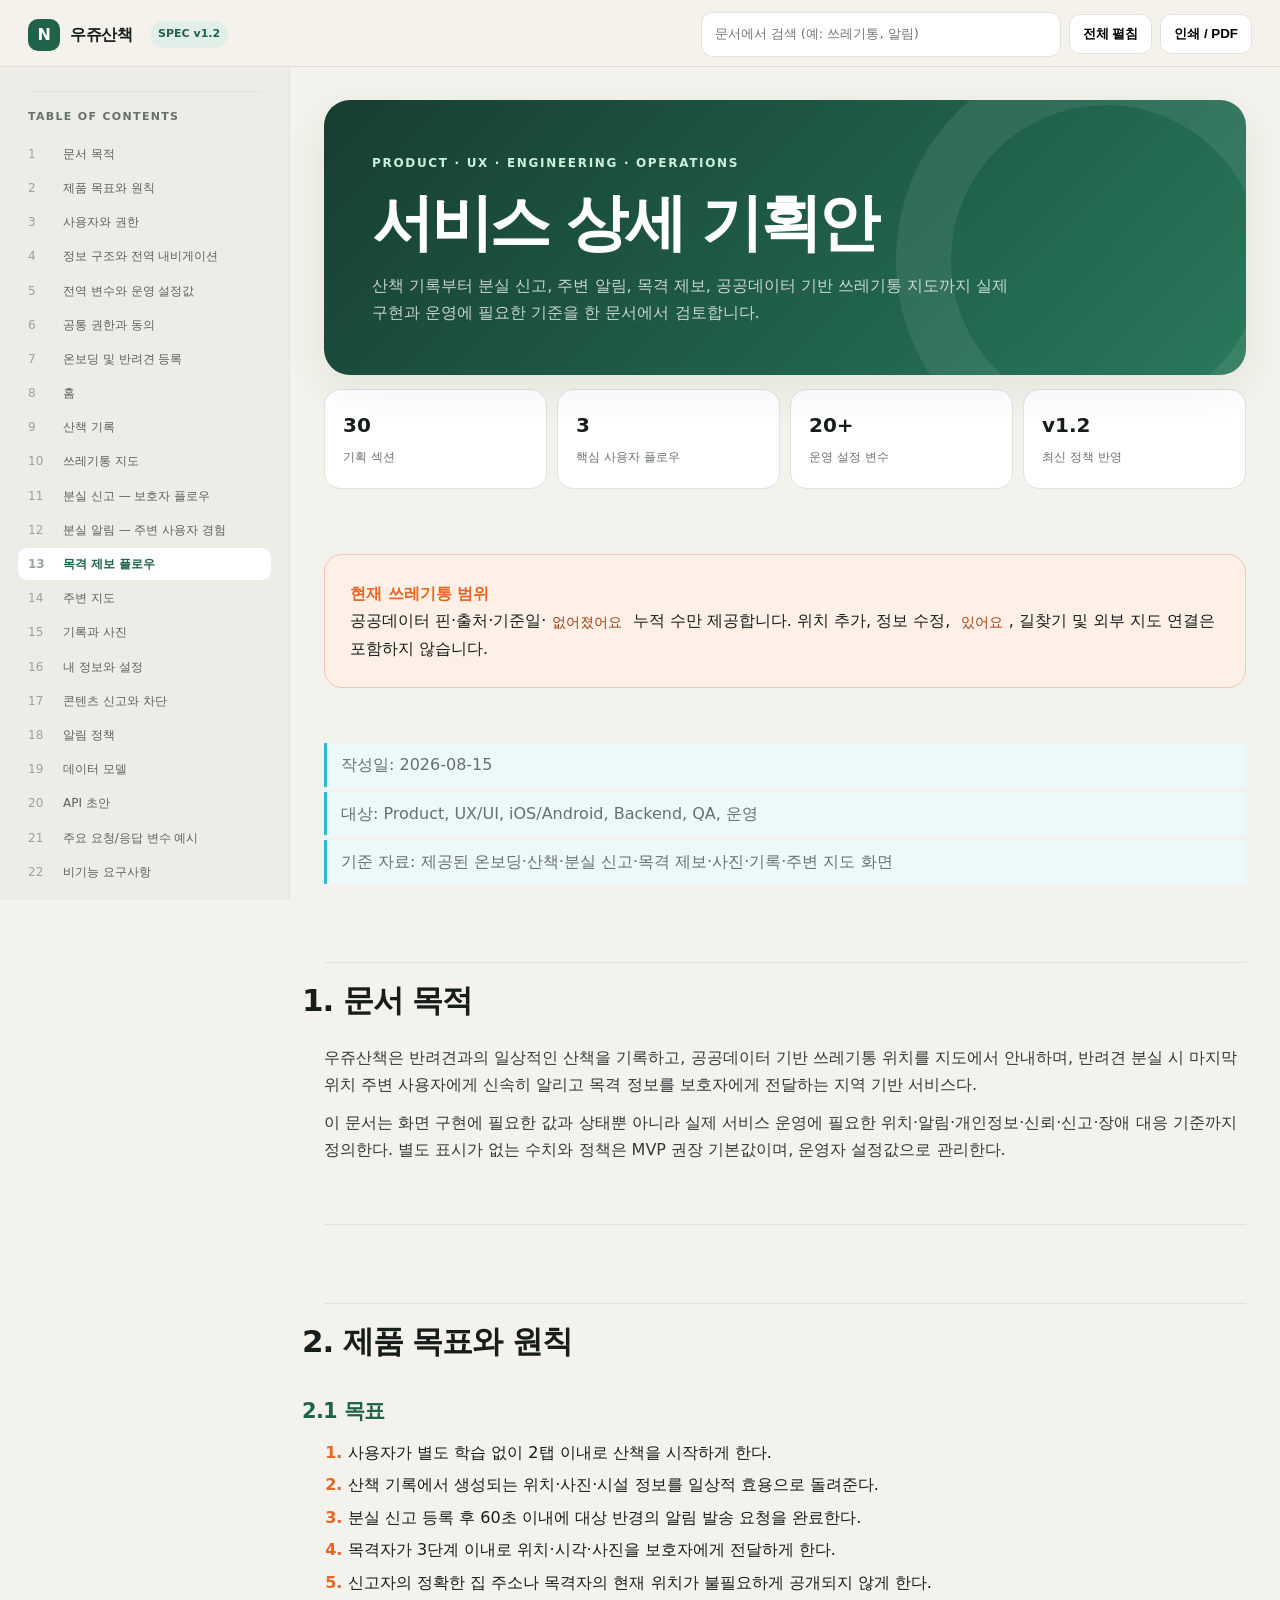
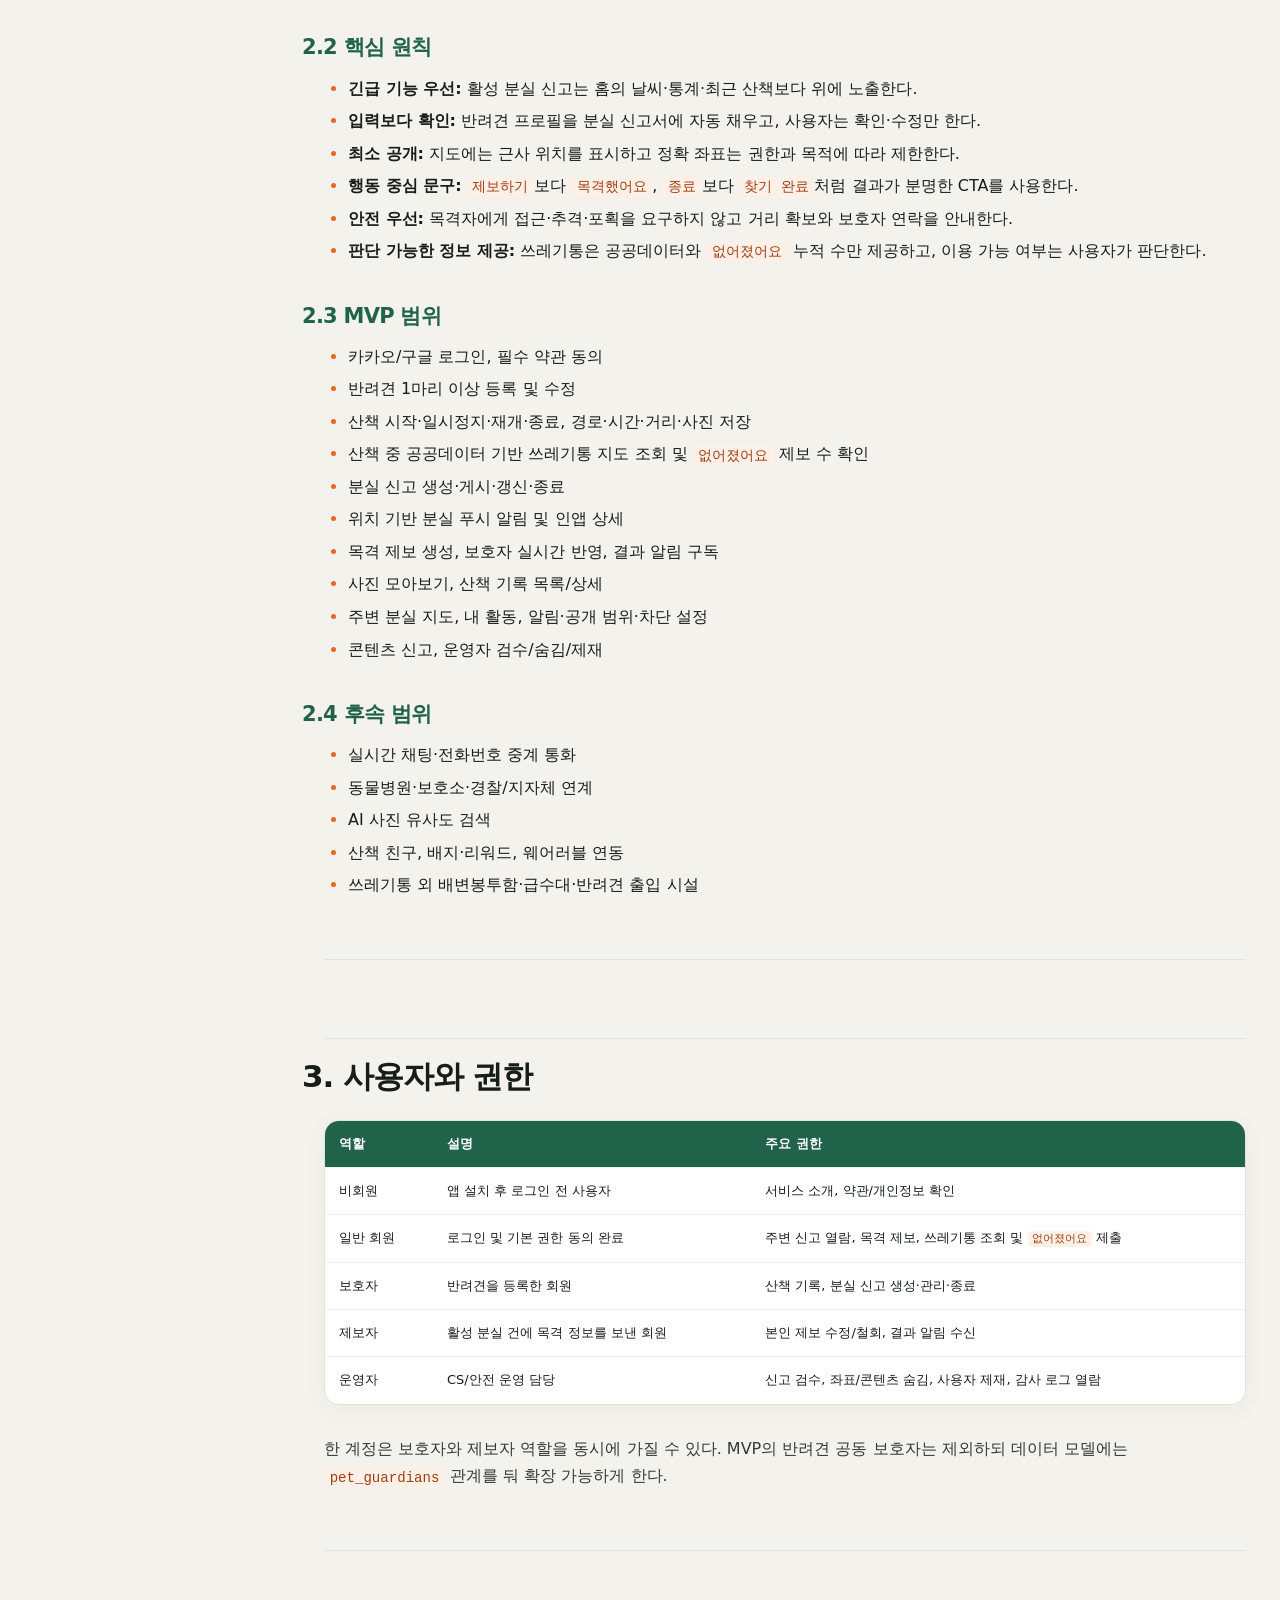
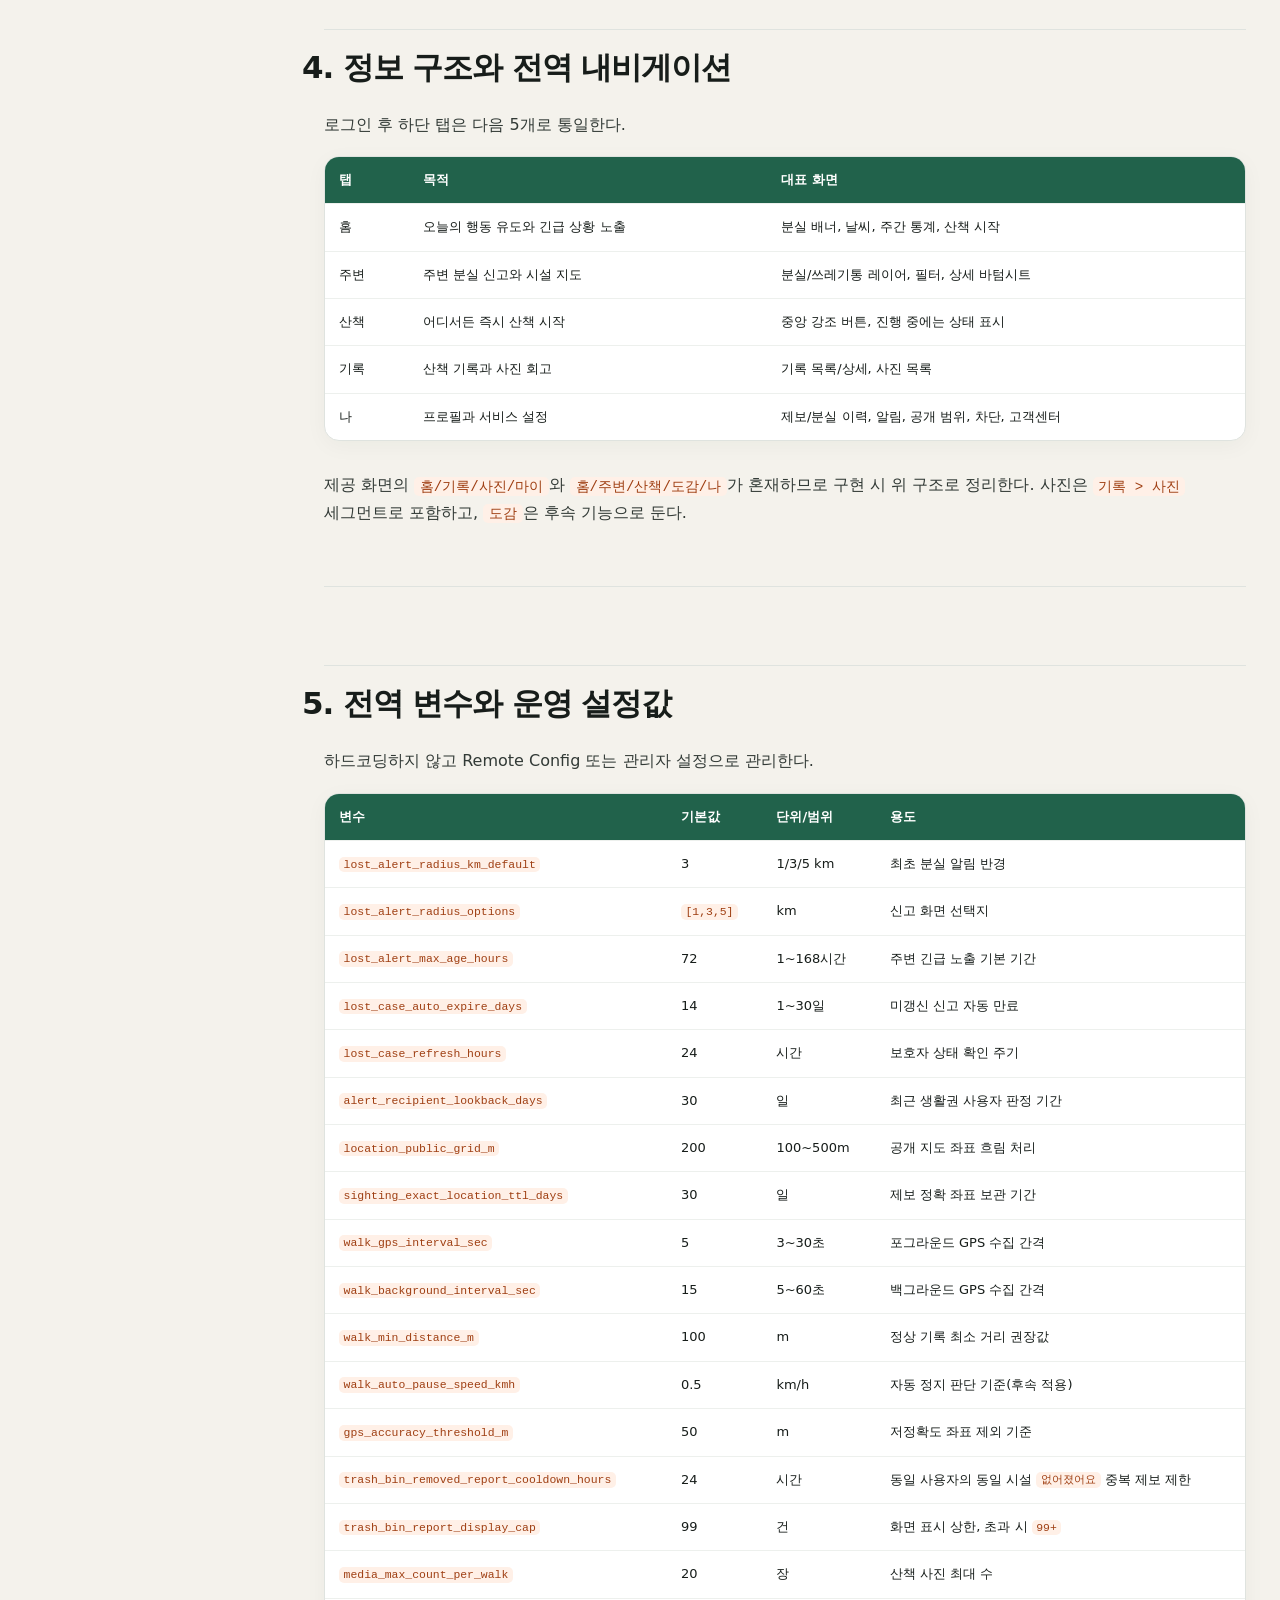
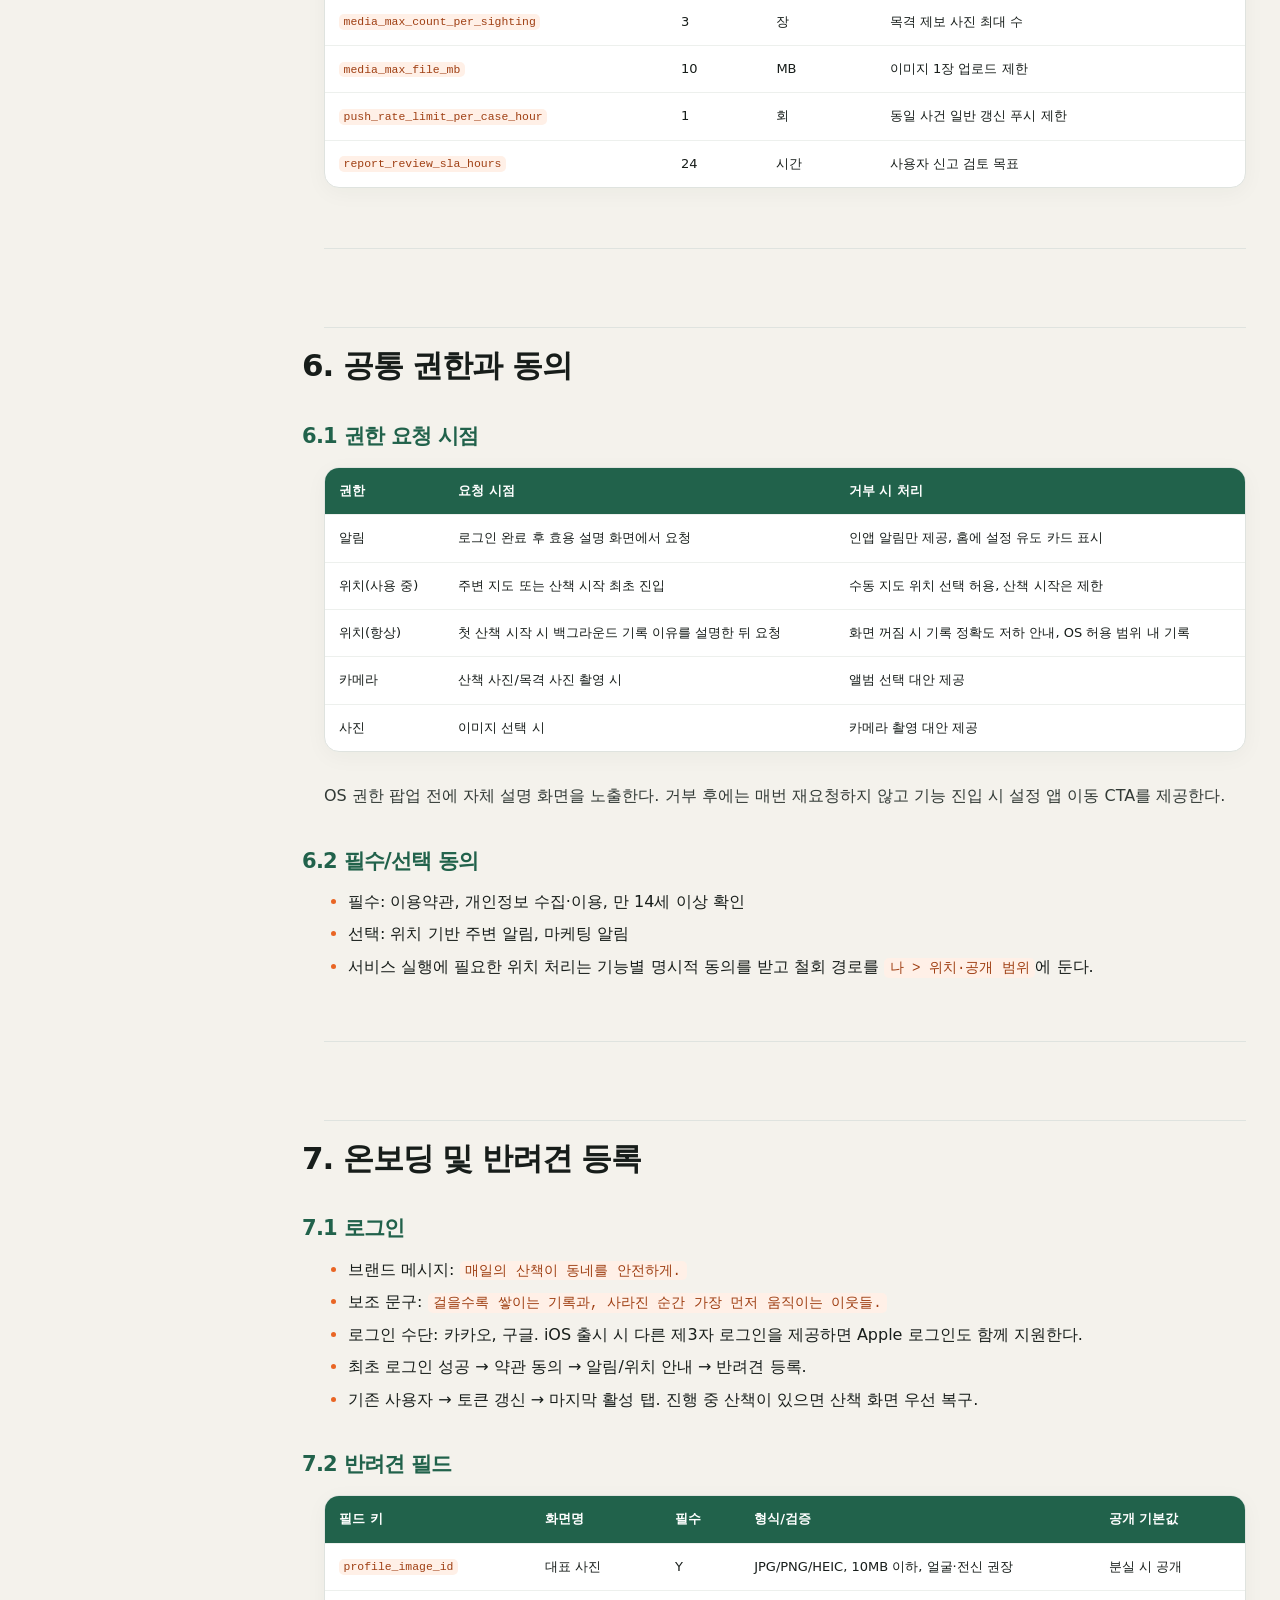
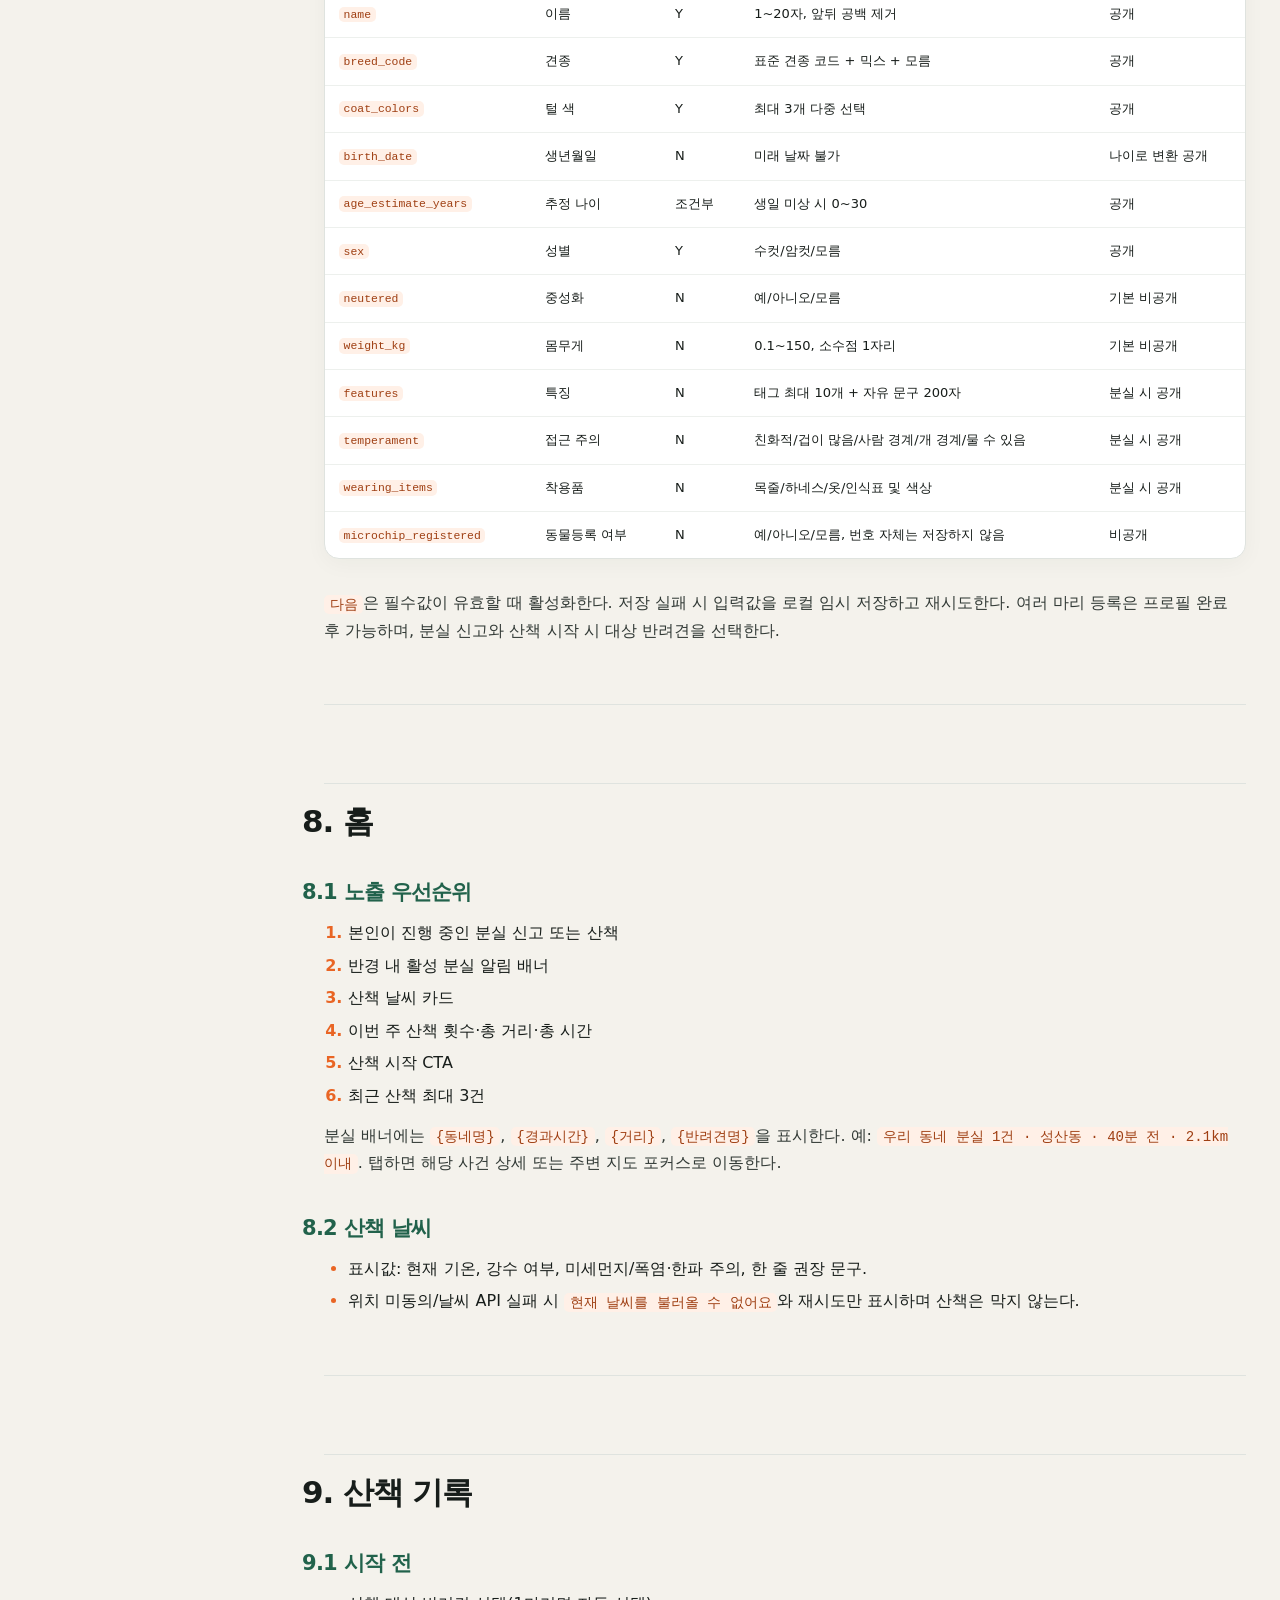
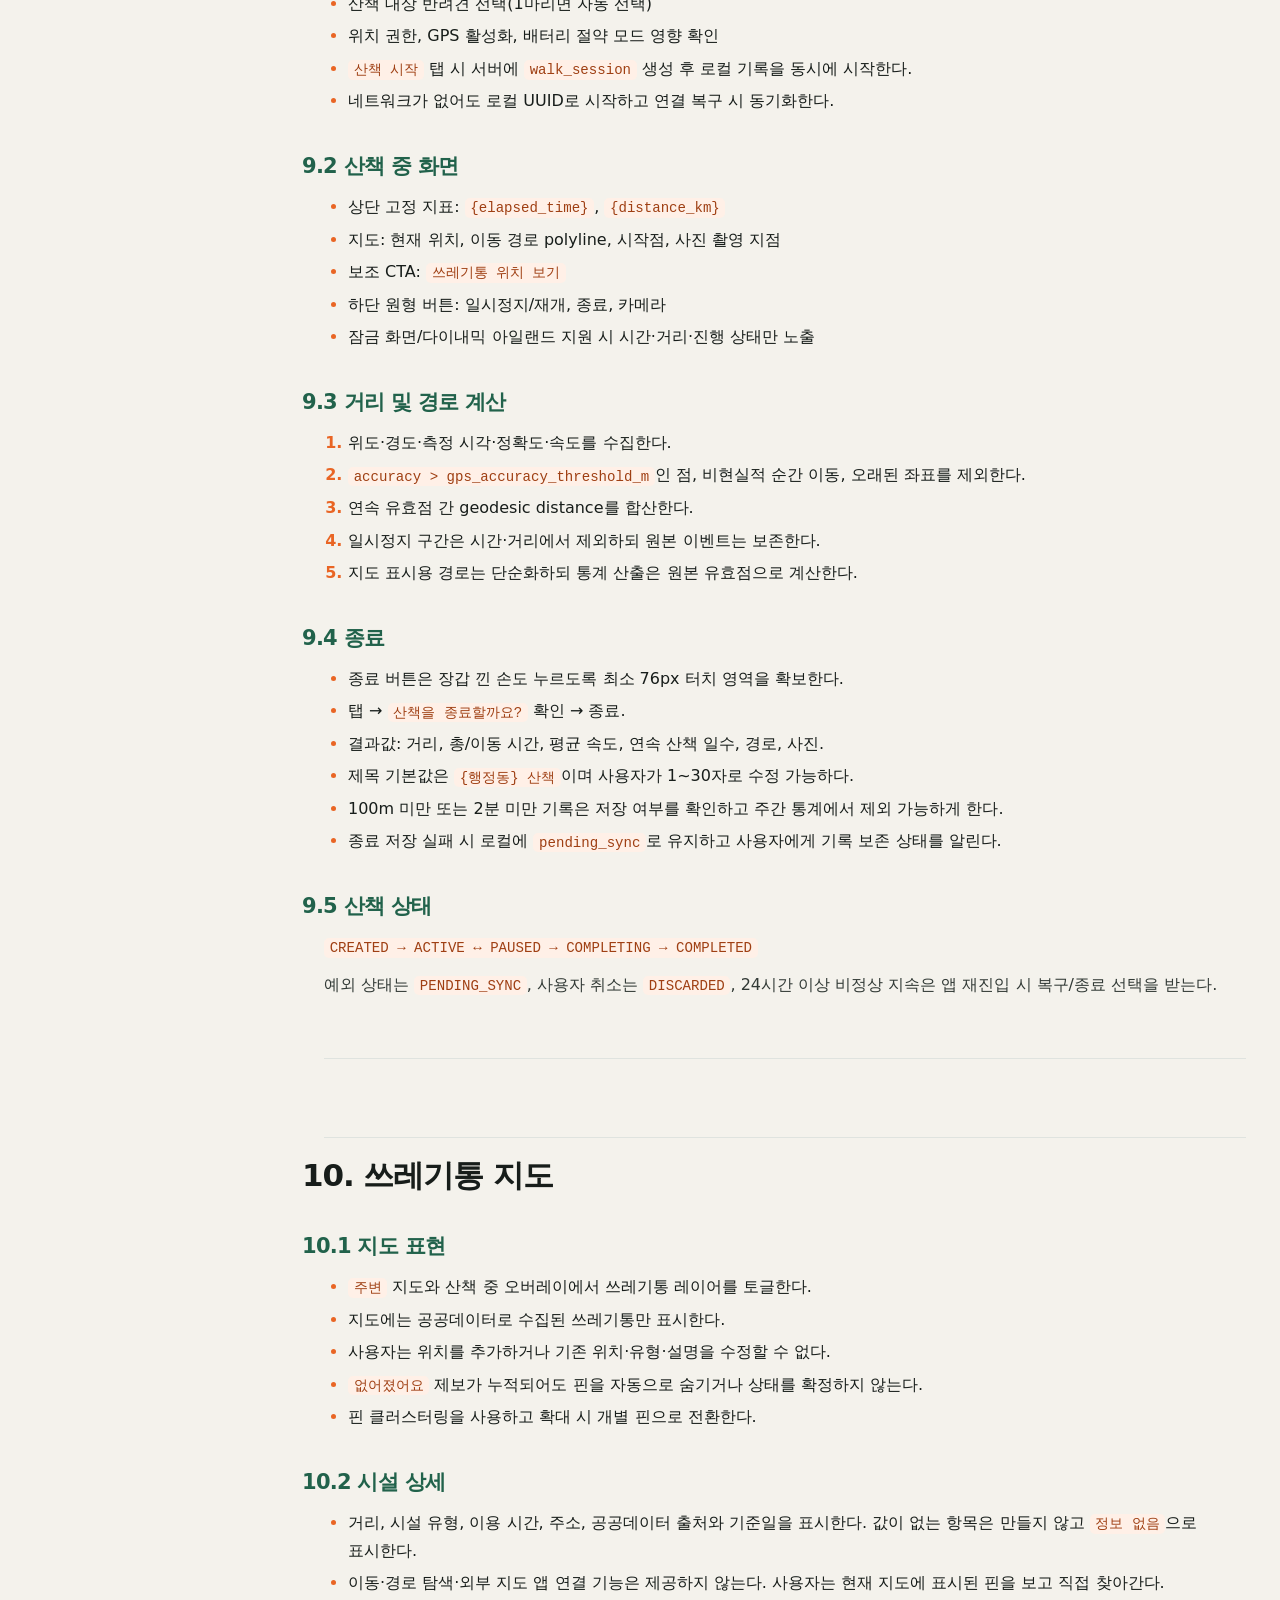
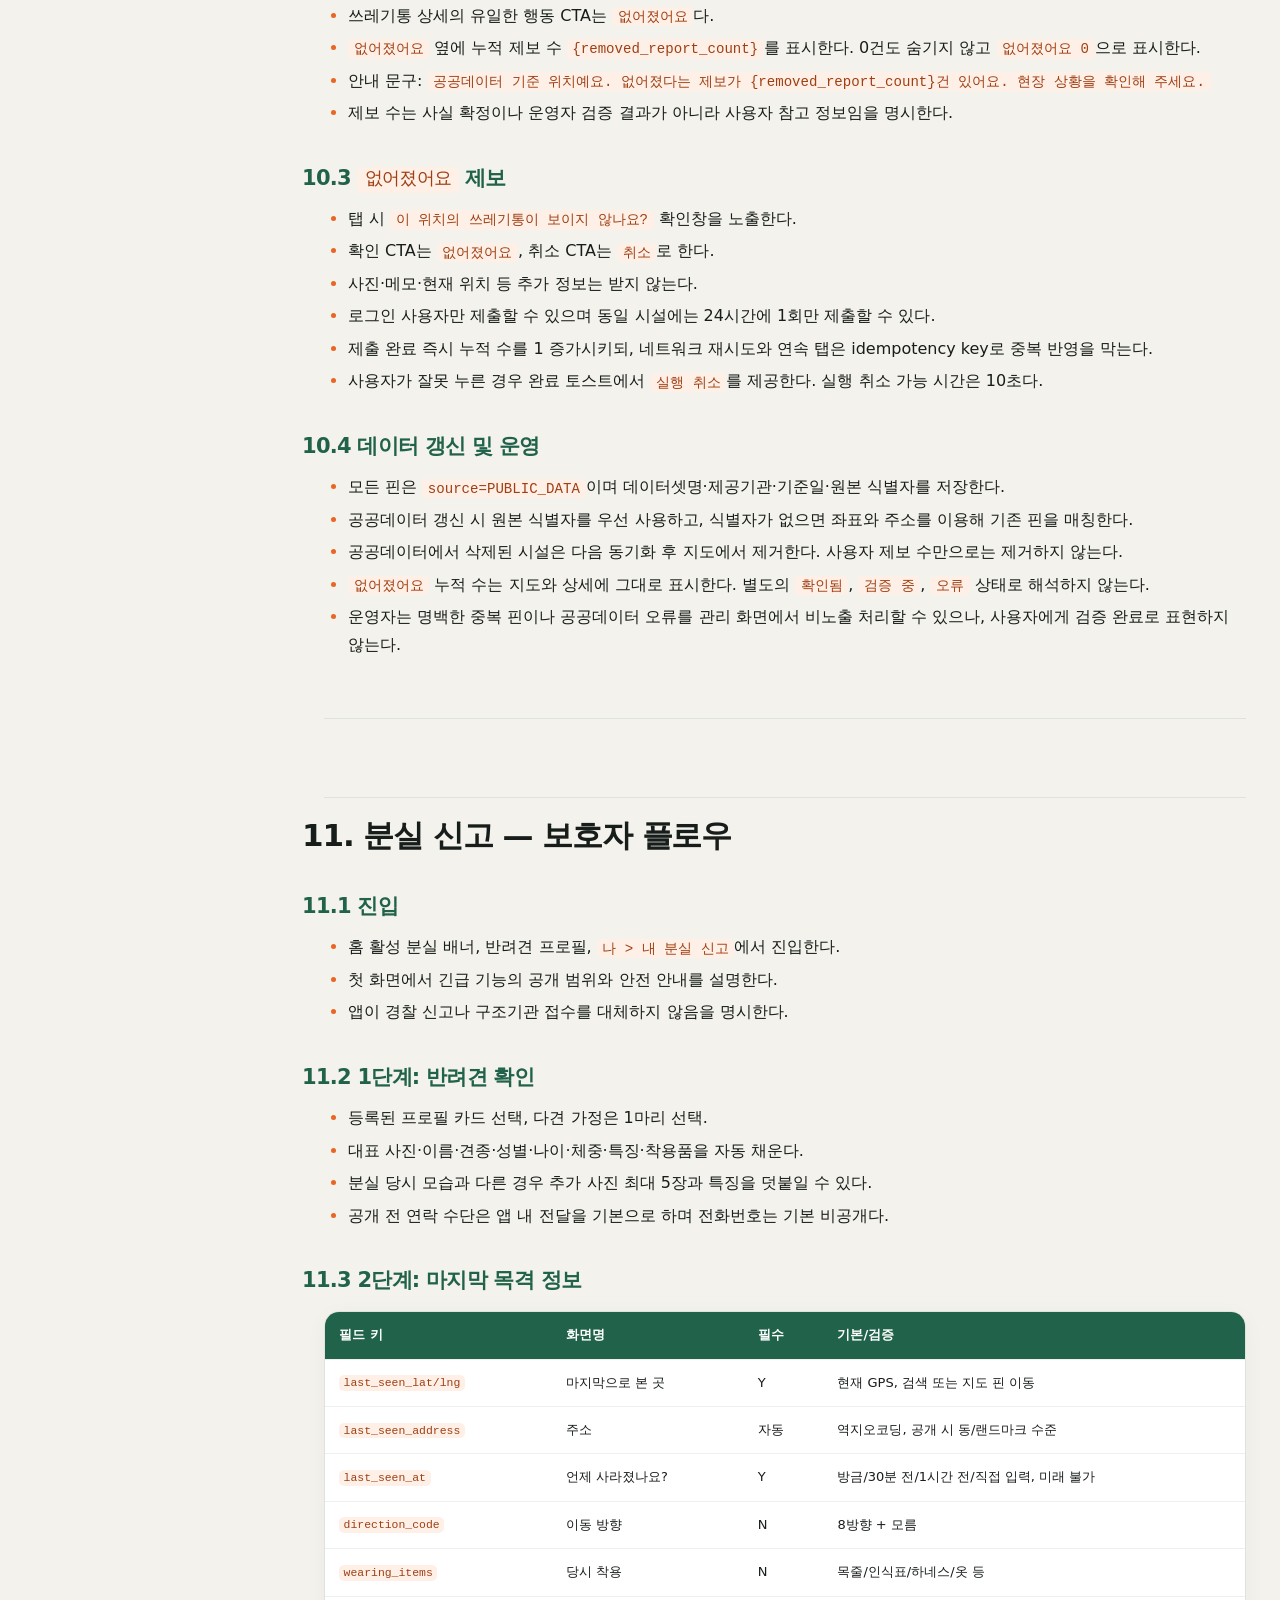
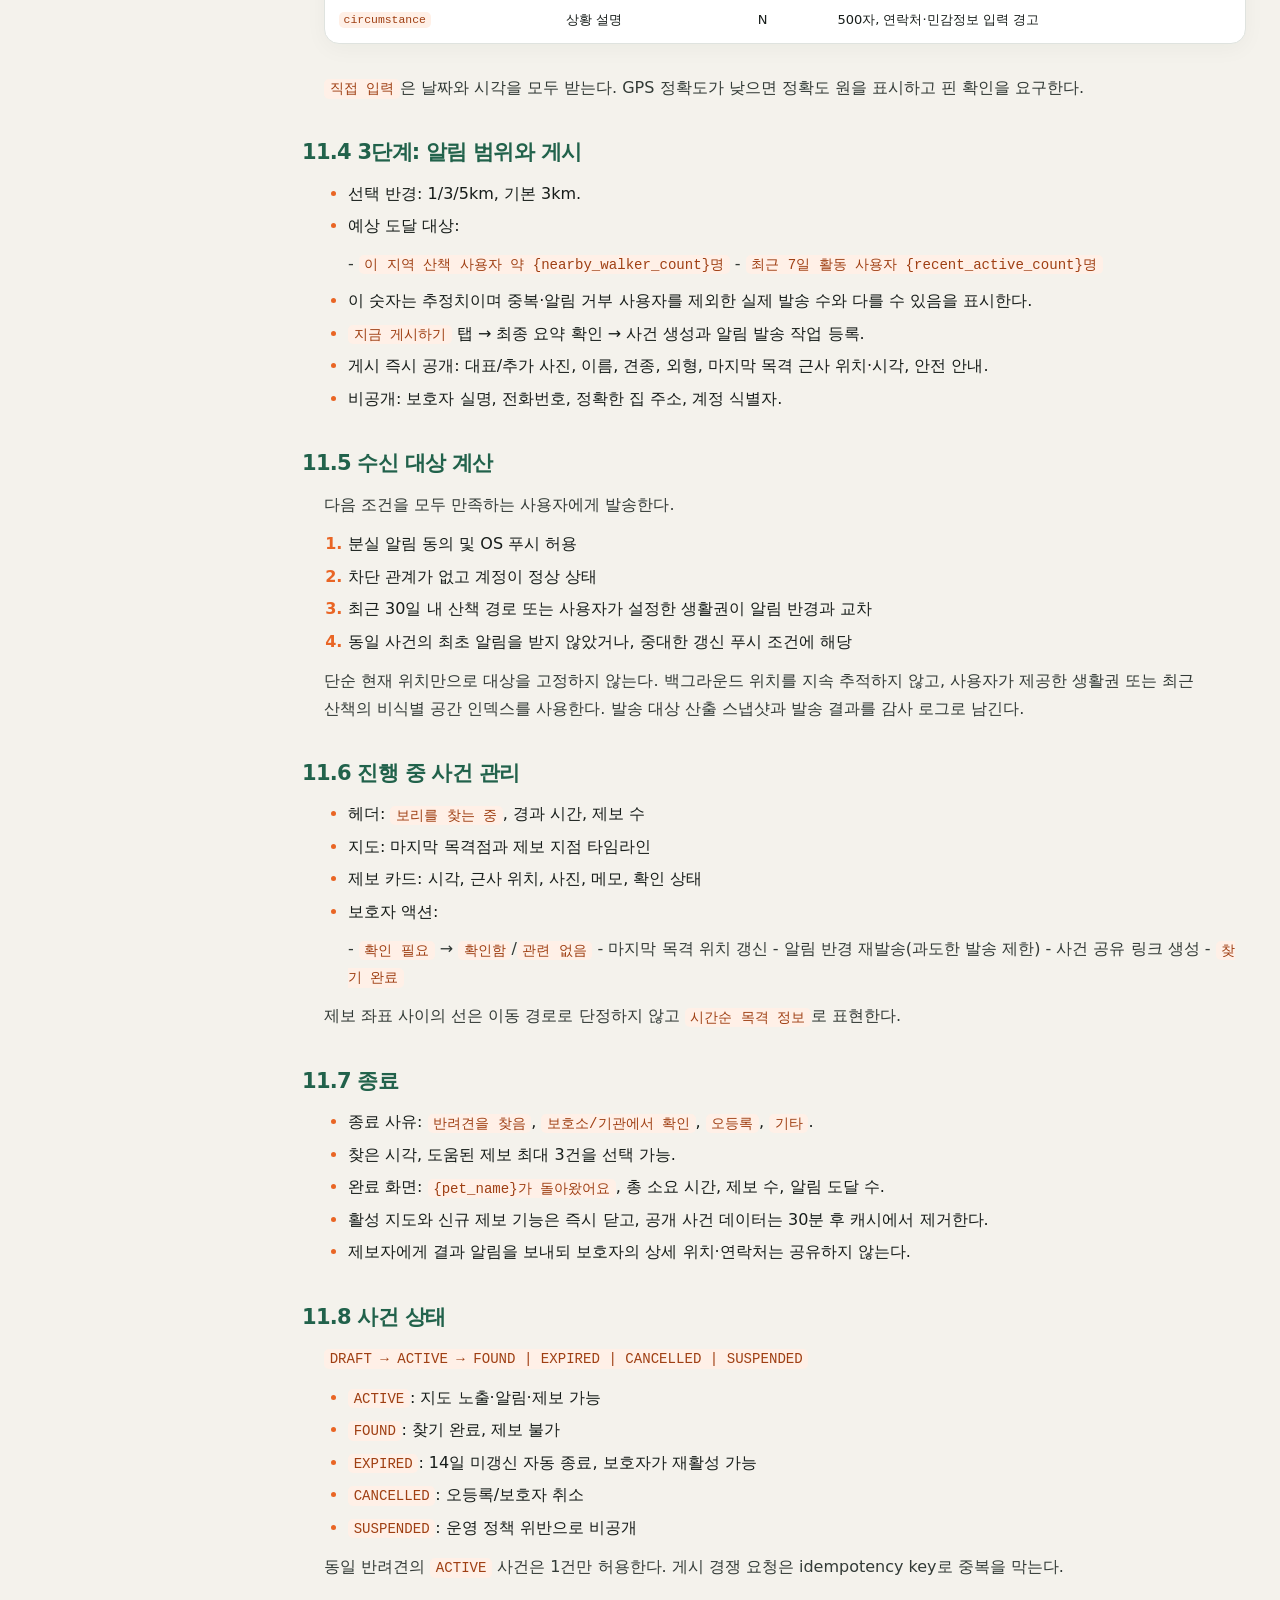
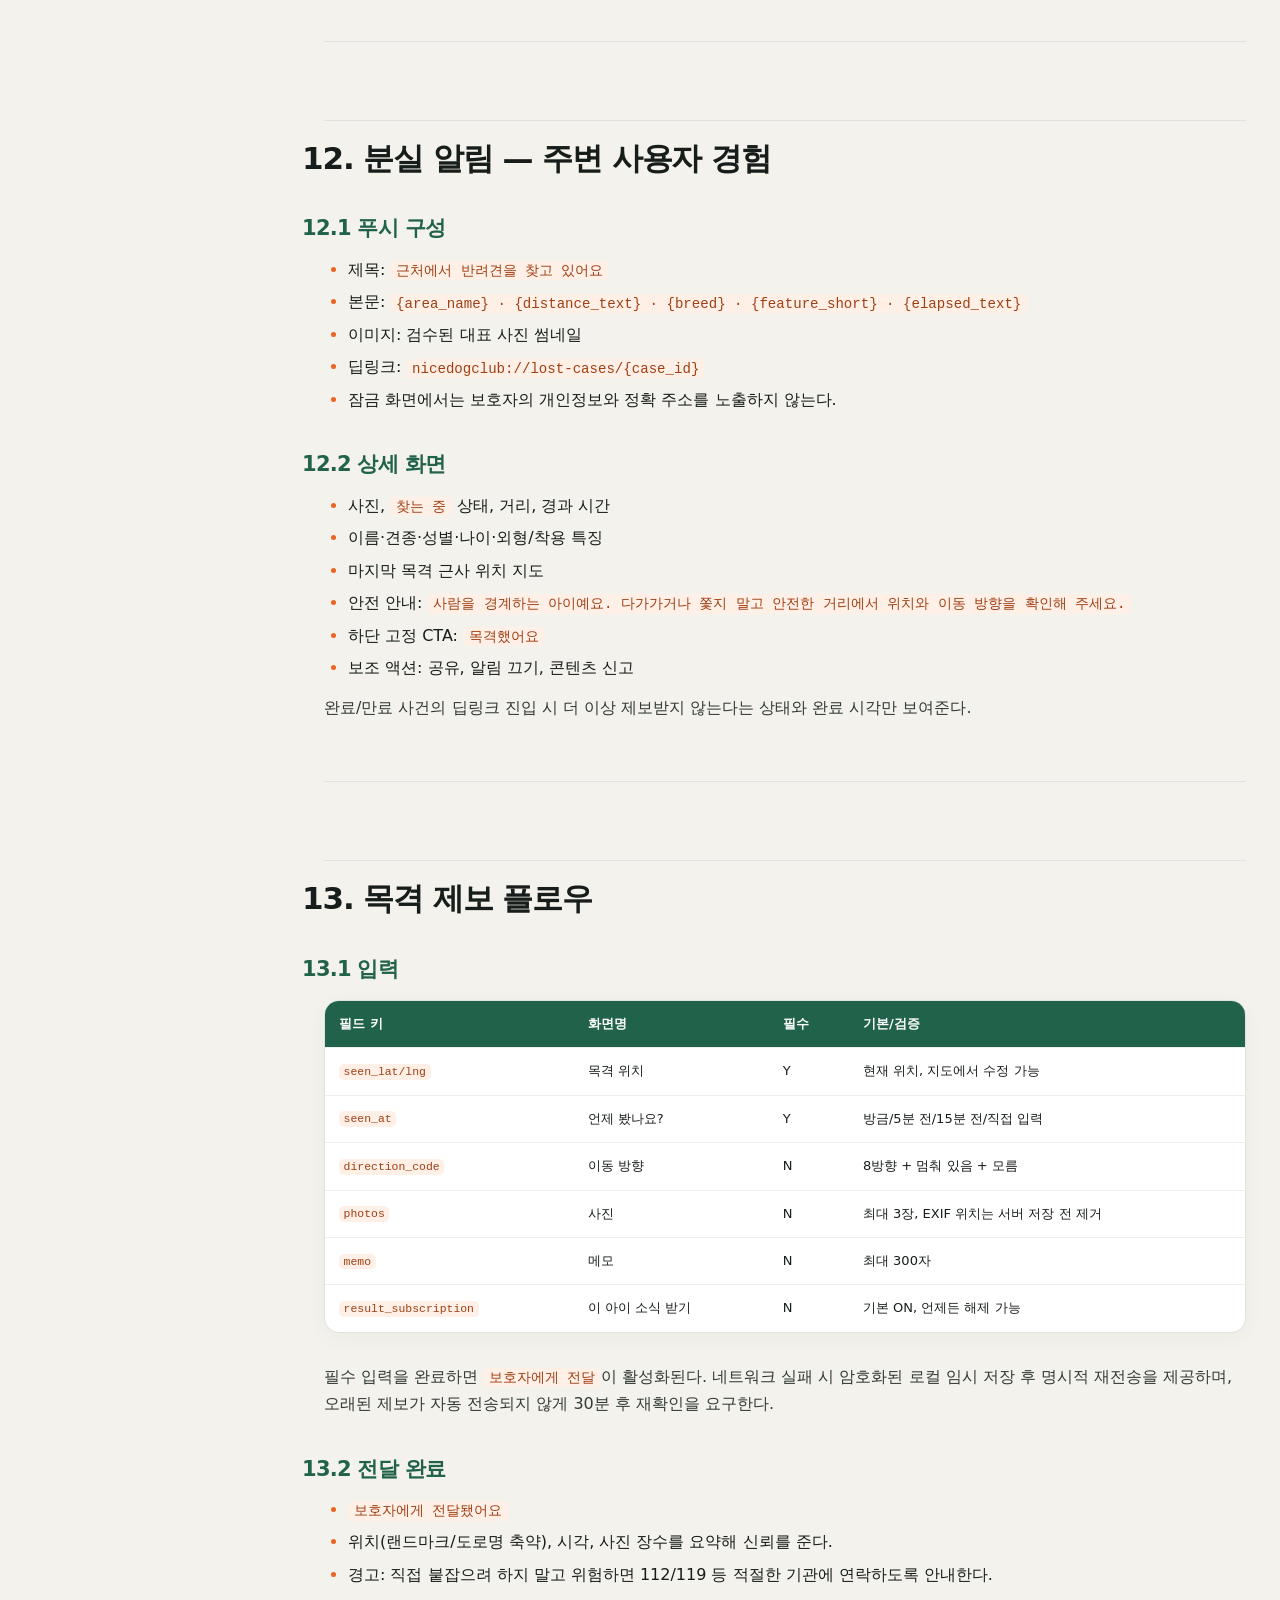
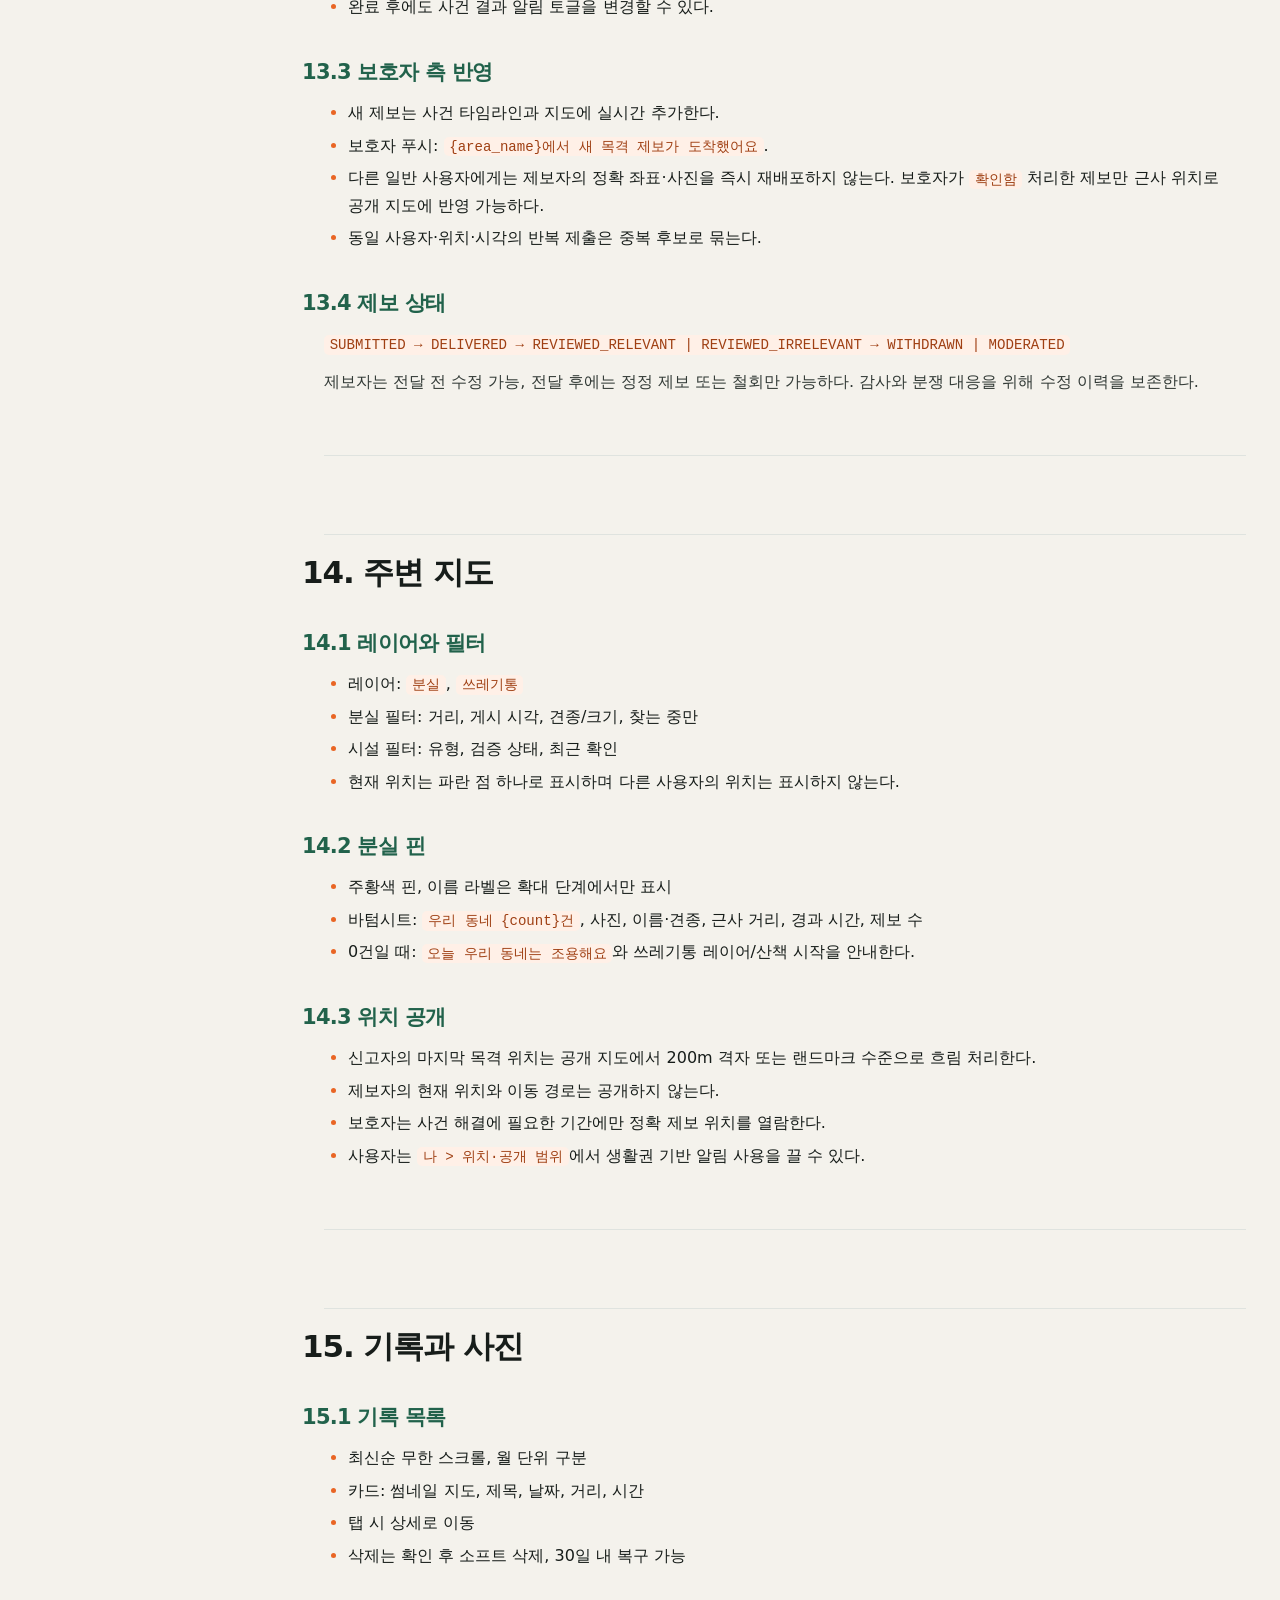
<file: product-spec-review.html>
<!doctype html>
<html lang="ko">
<head>
  <meta charset="utf-8">
  <meta name="viewport" content="width=device-width,initial-scale=1">
  <meta name="color-scheme" content="light">
  <title>우쥬산책 — 서비스 상세 기획안</title>
  <script src="/public/analytics.js" defer></script>
  <style>
    :root{--ink:#171d1a;--muted:#67716c;--paper:#f4f2ec;--card:#fff;--green:#21624b;--green2:#e2eee8;--orange:#e96524;--orange2:#fff0e7;--blue:#35b6d5;--line:#dfe3df;--shadow:0 14px 44px rgba(22,45,36,.08);--sidebar:290px}*{box-sizing:border-box}html{scroll-behavior:smooth;scroll-padding-top:92px}body{margin:0;color:var(--ink);background:var(--paper);font-family:Pretendard,"Noto Sans KR","Apple SD Gothic Neo",system-ui,sans-serif;line-height:1.72;word-break:keep-all}.progress{position:fixed;inset:0 auto auto 0;z-index:99;width:0;height:3px;background:linear-gradient(90deg,var(--blue),var(--orange))}.topbar{position:fixed;z-index:20;inset:3px 0 auto 0;height:64px;border-bottom:1px solid rgba(23,29,26,.1);background:rgba(244,242,236,.9);backdrop-filter:blur(16px)}.topbar-in{height:100%;display:flex;align-items:center;gap:18px;padding:0 28px}.brand{display:flex;align-items:center;gap:10px;font-weight:900;letter-spacing:-.03em}.mark{display:grid;place-items:center;width:32px;height:32px;border-radius:10px;color:#fff;background:var(--green)}.version{padding:4px 8px;border-radius:20px;color:var(--green);background:var(--green2);font-size:11px;font-weight:800}.tools{display:flex;align-items:center;gap:8px;margin-left:auto}.search{width:min(33vw,360px);padding:10px 13px;border:1px solid var(--line);border-radius:11px;outline:none;background:#fff;font:inherit;font-size:13px}.search:focus{border-color:var(--green);box-shadow:0 0 0 3px rgba(33,98,75,.12)}button{padding:10px 13px;border:1px solid var(--line);border-radius:11px;background:#fff;cursor:pointer;font-weight:750}.sidebar{position:fixed;z-index:10;inset:67px auto 0 0;width:var(--sidebar);overflow:auto;padding:24px 18px 40px;border-right:1px solid var(--line);background:#eeece6}.sidebar h2{margin:0 10px 14px;color:var(--muted);font-size:11px;letter-spacing:.12em}.toc{display:grid;gap:2px}.toc a{display:grid;grid-template-columns:30px 1fr;gap:5px;padding:8px 10px;border-radius:9px;color:#59635e;text-decoration:none;font-size:12px;line-height:1.35}.toc a span{color:#9aa29e;font-variant-numeric:tabular-nums}.toc a:hover,.toc a.active{color:var(--green);background:#fff;font-weight:800}.main{margin-left:var(--sidebar);padding:100px 34px 80px}.doc{max-width:1040px;margin:auto}.hero{position:relative;overflow:hidden;padding:48px;border-radius:26px;color:#fff;background:linear-gradient(135deg,#173e31,#21624b 62%,#2a785d);box-shadow:var(--shadow)}.hero:after{content:"";position:absolute;right:-70px;bottom:-95px;width:310px;height:310px;border:55px solid rgba(255,255,255,.08);border-radius:50%}.hero .label{font-size:12px;font-weight:900;letter-spacing:.14em;color:#ccefdc}.hero h1{position:relative;z-index:1;margin:14px 0 16px;font-size:clamp(38px,5vw,62px);line-height:1.07;letter-spacing:-.055em}.hero p{position:relative;z-index:1;max-width:650px;margin:0;color:rgba(255,255,255,.75);font-size:16px}.summary{display:grid;grid-template-columns:repeat(4,1fr);gap:10px;margin-top:14px}.summary div{padding:18px;border:1px solid var(--line);border-radius:16px;background:#fff}.summary b{display:block;font-size:20px}.summary span{color:var(--muted);font-size:12px}.content{margin-top:55px}.content>h1:first-child,.content>blockquote:nth-child(2){display:none}h1,h2,h3,h4{letter-spacing:-.035em;line-height:1.25}h2{margin:78px 0 24px;padding-top:18px;border-top:1px solid var(--line);font-size:31px}h3{margin:38px 0 14px;color:var(--green);font-size:21px}h4{margin:28px 0 12px;font-size:17px}.anchor{display:inline-block;width:0;margin-left:-22px;color:transparent;text-decoration:none;font-size:15px}h2:hover .anchor,h3:hover .anchor{color:#aab2ae}p{margin:10px 0;color:#323a36}blockquote{margin:5px 0;padding:8px 14px;border-left:3px solid var(--blue);color:var(--muted);background:#edf8fa}hr{margin:60px 0;border:0;border-top:1px solid var(--line)}ul,ol{margin:12px 0;padding-left:24px}li{margin:5px 0}li::marker{color:var(--orange);font-weight:800}code{padding:.12em .4em;border-radius:5px;color:#9f3f13;background:var(--orange2);font:500 .88em ui-monospace,SFMono-Regular,Menlo,monospace;word-break:break-word}pre{overflow:auto;padding:22px;border-radius:15px;color:#deebe5;background:#17251f;box-shadow:var(--shadow)}pre code{padding:0;color:inherit;background:none}.table-wrap{overflow:auto;margin:18px 0 30px;border:1px solid var(--line);border-radius:15px;background:#fff;box-shadow:0 5px 22px rgba(20,40,32,.04)}table{width:100%;border-collapse:collapse;font-size:13px}th{position:sticky;top:0;padding:12px 14px;color:#fff;background:var(--green);text-align:left;white-space:nowrap}td{padding:12px 14px;border-top:1px solid #edf0ed;vertical-align:top}tr:hover td{background:#fafbf9}.match{outline:2px solid var(--orange);background:#fff8f3}.empty{display:none;margin:60px auto;padding:35px;border:1px dashed var(--line);border-radius:18px;text-align:center;color:var(--muted);background:#fff}.review-note{margin-top:65px;padding:25px;border:1px solid #f2c7b1;border-radius:18px;background:var(--orange2)}.review-note b{color:var(--orange)}
    @media(max-width:920px){:root{--sidebar:0px}.sidebar{display:none}.main{margin-left:0;padding-inline:18px}.topbar-in{padding-inline:16px}.summary{grid-template-columns:repeat(2,1fr)}.hero{padding:34px 26px}.search{width:min(45vw,300px)}}@media(max-width:560px){.brand .name,.version{display:none}.summary{grid-template-columns:1fr 1fr}.main{padding-top:85px}.tools button{display:none}.search{width:58vw}h2{font-size:25px}}@media print{.topbar,.sidebar,.progress,.tools{display:none!important}.main{margin:0;padding:0}.hero{box-shadow:none;-webkit-print-color-adjust:exact;print-color-adjust:exact}.content h2{break-after:avoid}.table-wrap{overflow:visible;box-shadow:none}pre,.table-wrap{break-inside:avoid}@page{margin:16mm}}
  </style>
</head>
<body>
  <div class="progress" id="progress"></div>
  <header class="topbar"><div class="topbar-in"><div class="brand"><span class="mark">N</span><span class="name">우쥬산책</span></div><span class="version">SPEC v1.2</span><div class="tools"><input id="search" class="search" type="search" placeholder="문서에서 검색 (예: 쓰레기통, 알림)" aria-label="문서 검색"><button id="expand">전체 펼침</button><button onclick="window.print()">인쇄 / PDF</button></div></div></header>
  <aside class="sidebar"><h2>TABLE OF CONTENTS</h2><nav class="toc" id="toc"><a href="#1-문서-목적" data-target="1-문서-목적"><span>1</span>문서 목적</a><a href="#2-제품-목표와-원칙" data-target="2-제품-목표와-원칙"><span>2</span>제품 목표와 원칙</a><a href="#3-사용자와-권한" data-target="3-사용자와-권한"><span>3</span>사용자와 권한</a><a href="#4-정보-구조와-전역-내비게이션" data-target="4-정보-구조와-전역-내비게이션"><span>4</span>정보 구조와 전역 내비게이션</a><a href="#5-전역-변수와-운영-설정값" data-target="5-전역-변수와-운영-설정값"><span>5</span>전역 변수와 운영 설정값</a><a href="#6-공통-권한과-동의" data-target="6-공통-권한과-동의"><span>6</span>공통 권한과 동의</a><a href="#7-온보딩-및-반려견-등록" data-target="7-온보딩-및-반려견-등록"><span>7</span>온보딩 및 반려견 등록</a><a href="#8-홈" data-target="8-홈"><span>8</span>홈</a><a href="#9-산책-기록" data-target="9-산책-기록"><span>9</span>산책 기록</a><a href="#10-쓰레기통-지도" data-target="10-쓰레기통-지도"><span>10</span>쓰레기통 지도</a><a href="#11-분실-신고-보호자-플로우" data-target="11-분실-신고-보호자-플로우"><span>11</span>분실 신고 — 보호자 플로우</a><a href="#12-분실-알림-주변-사용자-경험" data-target="12-분실-알림-주변-사용자-경험"><span>12</span>분실 알림 — 주변 사용자 경험</a><a href="#13-목격-제보-플로우" data-target="13-목격-제보-플로우"><span>13</span>목격 제보 플로우</a><a href="#14-주변-지도" data-target="14-주변-지도"><span>14</span>주변 지도</a><a href="#15-기록과-사진" data-target="15-기록과-사진"><span>15</span>기록과 사진</a><a href="#16-내-정보와-설정" data-target="16-내-정보와-설정"><span>16</span>내 정보와 설정</a><a href="#17-콘텐츠-신고와-차단" data-target="17-콘텐츠-신고와-차단"><span>17</span>콘텐츠 신고와 차단</a><a href="#18-알림-정책" data-target="18-알림-정책"><span>18</span>알림 정책</a><a href="#19-데이터-모델" data-target="19-데이터-모델"><span>19</span>데이터 모델</a><a href="#20-api-초안" data-target="20-api-초안"><span>20</span>API 초안</a><a href="#21-주요-요청-응답-변수-예시" data-target="21-주요-요청-응답-변수-예시"><span>21</span>주요 요청/응답 변수 예시</a><a href="#22-비기능-요구사항" data-target="22-비기능-요구사항"><span>22</span>비기능 요구사항</a><a href="#23-예외-및-경계-조건" data-target="23-예외-및-경계-조건"><span>23</span>예외 및 경계 조건</a><a href="#24-분석-이벤트와-kpi" data-target="24-분석-이벤트와-kpi"><span>24</span>분석 이벤트와 KPI</a><a href="#25-운영자-도구" data-target="25-운영자-도구"><span>25</span>운영자 도구</a><a href="#26-qa-인수-기준" data-target="26-qa-인수-기준"><span>26</span>QA 인수 기준</a><a href="#27-개발-우선순위와-출시-단계" data-target="27-개발-우선순위와-출시-단계"><span>27</span>개발 우선순위와 출시 단계</a><a href="#28-출시-전-반드시-확정할-정책" data-target="28-출시-전-반드시-확정할-정책"><span>28</span>출시 전 반드시 확정할 정책</a><a href="#29-화면-문구-변수-규칙" data-target="29-화면-문구-변수-규칙"><span>29</span>화면 문구 변수 규칙</a><a href="#30-최종-사용자-플로우-요약" data-target="30-최종-사용자-플로우-요약"><span>30</span>최종 사용자 플로우 요약</a></nav></aside>
  <main class="main"><article class="doc">
    <section class="hero"><span class="label">PRODUCT · UX · ENGINEERING · OPERATIONS</span><h1>서비스 상세 기획안</h1><p>산책 기록부터 분실 신고, 주변 알림, 목격 제보, 공공데이터 기반 쓰레기통 지도까지 실제 구현과 운영에 필요한 기준을 한 문서에서 검토합니다.</p></section>
    <section class="summary"><div><b>30</b><span>기획 섹션</span></div><div><b>3</b><span>핵심 사용자 플로우</span></div><div><b>20+</b><span>운영 설정 변수</span></div><div><b>v1.2</b><span>최신 정책 반영</span></div></section>
    <div class="review-note"><b>현재 쓰레기통 범위</b><br>공공데이터 핀·출처·기준일·<code>없어졌어요</code> 누적 수만 제공합니다. 위치 추가, 정보 수정, <code>있어요</code>, 길찾기 및 외부 지도 연결은 포함하지 않습니다.</div>
    <div class="empty" id="empty">검색 결과가 없습니다.</div>
    <div class="content" id="content"><h1 id="우쥬산책-서비스-상세-기획안"><a class="anchor" href="#우쥬산책-서비스-상세-기획안" aria-label="이 섹션 링크 복사">#</a>우쥬산책 서비스 상세 기획안</h1>
<blockquote>문서 버전: v1.2  </blockquote>
<blockquote>작성일: 2026-08-15  </blockquote>
<blockquote>대상: Product, UX/UI, iOS/Android, Backend, QA, 운영  </blockquote>
<blockquote>기준 자료: 제공된 온보딩·산책·분실 신고·목격 제보·사진·기록·주변 지도 화면</blockquote>
<h2 id="1-문서-목적"><a class="anchor" href="#1-문서-목적" aria-label="이 섹션 링크 복사">#</a>1. 문서 목적</h2>
<p>우쥬산책은 반려견과의 일상적인 산책을 기록하고, 공공데이터 기반 쓰레기통 위치를 지도에서 안내하며, 반려견 분실 시 마지막 위치 주변 사용자에게 신속히 알리고 목격 정보를 보호자에게 전달하는 지역 기반 서비스다.</p>
<p>이 문서는 화면 구현에 필요한 값과 상태뿐 아니라 실제 서비스 운영에 필요한 위치·알림·개인정보·신뢰·신고·장애 대응 기준까지 정의한다. 별도 표시가 없는 수치와 정책은 MVP 권장 기본값이며, 운영자 설정값으로 관리한다.</p>
<hr>
<h2 id="2-제품-목표와-원칙"><a class="anchor" href="#2-제품-목표와-원칙" aria-label="이 섹션 링크 복사">#</a>2. 제품 목표와 원칙</h2>
<h3 id="2-1-목표"><a class="anchor" href="#2-1-목표" aria-label="이 섹션 링크 복사">#</a>2.1 목표</h3>
<ol>
<li>사용자가 별도 학습 없이 2탭 이내로 산책을 시작하게 한다.</li>
<li>산책 기록에서 생성되는 위치·사진·시설 정보를 일상적 효용으로 돌려준다.</li>
<li>분실 신고 등록 후 60초 이내에 대상 반경의 알림 발송 요청을 완료한다.</li>
<li>목격자가 3단계 이내로 위치·시각·사진을 보호자에게 전달하게 한다.</li>
<li>신고자의 정확한 집 주소나 목격자의 현재 위치가 불필요하게 공개되지 않게 한다.</li>
</ol>
<h3 id="2-2-핵심-원칙"><a class="anchor" href="#2-2-핵심-원칙" aria-label="이 섹션 링크 복사">#</a>2.2 핵심 원칙</h3>
<ul>
<li><strong>긴급 기능 우선:</strong> 활성 분실 신고는 홈의 날씨·통계·최근 산책보다 위에 노출한다.</li>
<li><strong>입력보다 확인:</strong> 반려견 프로필을 분실 신고서에 자동 채우고, 사용자는 확인·수정만 한다.</li>
<li><strong>최소 공개:</strong> 지도에는 근사 위치를 표시하고 정확 좌표는 권한과 목적에 따라 제한한다.</li>
<li><strong>행동 중심 문구:</strong> <code>제보하기</code>보다 <code>목격했어요</code>, <code>종료</code>보다 <code>찾기 완료</code>처럼 결과가 분명한 CTA를 사용한다.</li>
<li><strong>안전 우선:</strong> 목격자에게 접근·추격·포획을 요구하지 않고 거리 확보와 보호자 연락을 안내한다.</li>
<li><strong>판단 가능한 정보 제공:</strong> 쓰레기통은 공공데이터와 <code>없어졌어요</code> 누적 수만 제공하고, 이용 가능 여부는 사용자가 판단한다.</li>
</ul>
<h3 id="2-3-mvp-범위"><a class="anchor" href="#2-3-mvp-범위" aria-label="이 섹션 링크 복사">#</a>2.3 MVP 범위</h3>
<ul>
<li>카카오/구글 로그인, 필수 약관 동의</li>
<li>반려견 1마리 이상 등록 및 수정</li>
<li>산책 시작·일시정지·재개·종료, 경로·시간·거리·사진 저장</li>
<li>산책 중 공공데이터 기반 쓰레기통 지도 조회 및 <code>없어졌어요</code> 제보 수 확인</li>
<li>분실 신고 생성·게시·갱신·종료</li>
<li>위치 기반 분실 푸시 알림 및 인앱 상세</li>
<li>목격 제보 생성, 보호자 실시간 반영, 결과 알림 구독</li>
<li>사진 모아보기, 산책 기록 목록/상세</li>
<li>주변 분실 지도, 내 활동, 알림·공개 범위·차단 설정</li>
<li>콘텐츠 신고, 운영자 검수/숨김/제재</li>
</ul>
<h3 id="2-4-후속-범위"><a class="anchor" href="#2-4-후속-범위" aria-label="이 섹션 링크 복사">#</a>2.4 후속 범위</h3>
<ul>
<li>실시간 채팅·전화번호 중계 통화</li>
<li>동물병원·보호소·경찰/지자체 연계</li>
<li>AI 사진 유사도 검색</li>
<li>산책 친구, 배지·리워드, 웨어러블 연동</li>
<li>쓰레기통 외 배변봉투함·급수대·반려견 출입 시설</li>
</ul>
<hr>
<h2 id="3-사용자와-권한"><a class="anchor" href="#3-사용자와-권한" aria-label="이 섹션 링크 복사">#</a>3. 사용자와 권한</h2>
<div class="table-wrap"><table><thead><tr><th>역할</th><th>설명</th><th>주요 권한</th></tr></thead><tbody>
<tr><td>비회원</td><td>앱 설치 후 로그인 전 사용자</td><td>서비스 소개, 약관/개인정보 확인</td></tr>
<tr><td>일반 회원</td><td>로그인 및 기본 권한 동의 완료</td><td>주변 신고 열람, 목격 제보, 쓰레기통 조회 및 <code>없어졌어요</code> 제출</td></tr>
<tr><td>보호자</td><td>반려견을 등록한 회원</td><td>산책 기록, 분실 신고 생성·관리·종료</td></tr>
<tr><td>제보자</td><td>활성 분실 건에 목격 정보를 보낸 회원</td><td>본인 제보 수정/철회, 결과 알림 수신</td></tr>
<tr><td>운영자</td><td>CS/안전 운영 담당</td><td>신고 검수, 좌표/콘텐츠 숨김, 사용자 제재, 감사 로그 열람</td></tr>
</tbody></table></div>
<p>한 계정은 보호자와 제보자 역할을 동시에 가질 수 있다. MVP의 반려견 공동 보호자는 제외하되 데이터 모델에는 <code>pet_guardians</code> 관계를 둬 확장 가능하게 한다.</p>
<hr>
<h2 id="4-정보-구조와-전역-내비게이션"><a class="anchor" href="#4-정보-구조와-전역-내비게이션" aria-label="이 섹션 링크 복사">#</a>4. 정보 구조와 전역 내비게이션</h2>
<p>로그인 후 하단 탭은 다음 5개로 통일한다.</p>
<div class="table-wrap"><table><thead><tr><th>탭</th><th>목적</th><th>대표 화면</th></tr></thead><tbody>
<tr><td>홈</td><td>오늘의 행동 유도와 긴급 상황 노출</td><td>분실 배너, 날씨, 주간 통계, 산책 시작</td></tr>
<tr><td>주변</td><td>주변 분실 신고와 시설 지도</td><td>분실/쓰레기통 레이어, 필터, 상세 바텀시트</td></tr>
<tr><td>산책</td><td>어디서든 즉시 산책 시작</td><td>중앙 강조 버튼, 진행 중에는 상태 표시</td></tr>
<tr><td>기록</td><td>산책 기록과 사진 회고</td><td>기록 목록/상세, 사진 목록</td></tr>
<tr><td>나</td><td>프로필과 서비스 설정</td><td>제보/분실 이력, 알림, 공개 범위, 차단, 고객센터</td></tr>
</tbody></table></div>
<p>제공 화면의 <code>홈/기록/사진/마이</code>와 <code>홈/주변/산책/도감/나</code>가 혼재하므로 구현 시 위 구조로 정리한다. 사진은 <code>기록 &gt; 사진</code> 세그먼트로 포함하고, <code>도감</code>은 후속 기능으로 둔다.</p>
<hr>
<h2 id="5-전역-변수와-운영-설정값"><a class="anchor" href="#5-전역-변수와-운영-설정값" aria-label="이 섹션 링크 복사">#</a>5. 전역 변수와 운영 설정값</h2>
<p>하드코딩하지 않고 Remote Config 또는 관리자 설정으로 관리한다.</p>
<div class="table-wrap"><table><thead><tr><th>변수</th><th>기본값</th><th>단위/범위</th><th>용도</th></tr></thead><tbody>
<tr><td><code>lost_alert_radius_km_default</code></td><td>3</td><td>1/3/5 km</td><td>최초 분실 알림 반경</td></tr>
<tr><td><code>lost_alert_radius_options</code></td><td><code>[1,3,5]</code></td><td>km</td><td>신고 화면 선택지</td></tr>
<tr><td><code>lost_alert_max_age_hours</code></td><td>72</td><td>1~168시간</td><td>주변 긴급 노출 기본 기간</td></tr>
<tr><td><code>lost_case_auto_expire_days</code></td><td>14</td><td>1~30일</td><td>미갱신 신고 자동 만료</td></tr>
<tr><td><code>lost_case_refresh_hours</code></td><td>24</td><td>시간</td><td>보호자 상태 확인 주기</td></tr>
<tr><td><code>alert_recipient_lookback_days</code></td><td>30</td><td>일</td><td>최근 생활권 사용자 판정 기간</td></tr>
<tr><td><code>location_public_grid_m</code></td><td>200</td><td>100~500m</td><td>공개 지도 좌표 흐림 처리</td></tr>
<tr><td><code>sighting_exact_location_ttl_days</code></td><td>30</td><td>일</td><td>제보 정확 좌표 보관 기간</td></tr>
<tr><td><code>walk_gps_interval_sec</code></td><td>5</td><td>3~30초</td><td>포그라운드 GPS 수집 간격</td></tr>
<tr><td><code>walk_background_interval_sec</code></td><td>15</td><td>5~60초</td><td>백그라운드 GPS 수집 간격</td></tr>
<tr><td><code>walk_min_distance_m</code></td><td>100</td><td>m</td><td>정상 기록 최소 거리 권장값</td></tr>
<tr><td><code>walk_auto_pause_speed_kmh</code></td><td>0.5</td><td>km/h</td><td>자동 정지 판단 기준(후속 적용)</td></tr>
<tr><td><code>gps_accuracy_threshold_m</code></td><td>50</td><td>m</td><td>저정확도 좌표 제외 기준</td></tr>
<tr><td><code>trash_bin_removed_report_cooldown_hours</code></td><td>24</td><td>시간</td><td>동일 사용자의 동일 시설 <code>없어졌어요</code> 중복 제보 제한</td></tr>
<tr><td><code>trash_bin_report_display_cap</code></td><td>99</td><td>건</td><td>화면 표시 상한, 초과 시 <code>99+</code></td></tr>
<tr><td><code>media_max_count_per_walk</code></td><td>20</td><td>장</td><td>산책 사진 최대 수</td></tr>
<tr><td><code>media_max_count_per_sighting</code></td><td>3</td><td>장</td><td>목격 제보 사진 최대 수</td></tr>
<tr><td><code>media_max_file_mb</code></td><td>10</td><td>MB</td><td>이미지 1장 업로드 제한</td></tr>
<tr><td><code>push_rate_limit_per_case_hour</code></td><td>1</td><td>회</td><td>동일 사건 일반 갱신 푸시 제한</td></tr>
<tr><td><code>report_review_sla_hours</code></td><td>24</td><td>시간</td><td>사용자 신고 검토 목표</td></tr>
</tbody></table></div>
<hr>
<h2 id="6-공통-권한과-동의"><a class="anchor" href="#6-공통-권한과-동의" aria-label="이 섹션 링크 복사">#</a>6. 공통 권한과 동의</h2>
<h3 id="6-1-권한-요청-시점"><a class="anchor" href="#6-1-권한-요청-시점" aria-label="이 섹션 링크 복사">#</a>6.1 권한 요청 시점</h3>
<div class="table-wrap"><table><thead><tr><th>권한</th><th>요청 시점</th><th>거부 시 처리</th></tr></thead><tbody>
<tr><td>알림</td><td>로그인 완료 후 효용 설명 화면에서 요청</td><td>인앱 알림만 제공, 홈에 설정 유도 카드 표시</td></tr>
<tr><td>위치(사용 중)</td><td>주변 지도 또는 산책 시작 최초 진입</td><td>수동 지도 위치 선택 허용, 산책 시작은 제한</td></tr>
<tr><td>위치(항상)</td><td>첫 산책 시작 시 백그라운드 기록 이유를 설명한 뒤 요청</td><td>화면 꺼짐 시 기록 정확도 저하 안내, OS 허용 범위 내 기록</td></tr>
<tr><td>카메라</td><td>산책 사진/목격 사진 촬영 시</td><td>앨범 선택 대안 제공</td></tr>
<tr><td>사진</td><td>이미지 선택 시</td><td>카메라 촬영 대안 제공</td></tr>
</tbody></table></div>
<p>OS 권한 팝업 전에 자체 설명 화면을 노출한다. 거부 후에는 매번 재요청하지 않고 기능 진입 시 설정 앱 이동 CTA를 제공한다.</p>
<h3 id="6-2-필수-선택-동의"><a class="anchor" href="#6-2-필수-선택-동의" aria-label="이 섹션 링크 복사">#</a>6.2 필수/선택 동의</h3>
<ul>
<li>필수: 이용약관, 개인정보 수집·이용, 만 14세 이상 확인</li>
<li>선택: 위치 기반 주변 알림, 마케팅 알림</li>
<li>서비스 실행에 필요한 위치 처리는 기능별 명시적 동의를 받고 철회 경로를 <code>나 &gt; 위치·공개 범위</code>에 둔다.</li>
</ul>
<hr>
<h2 id="7-온보딩-및-반려견-등록"><a class="anchor" href="#7-온보딩-및-반려견-등록" aria-label="이 섹션 링크 복사">#</a>7. 온보딩 및 반려견 등록</h2>
<h3 id="7-1-로그인"><a class="anchor" href="#7-1-로그인" aria-label="이 섹션 링크 복사">#</a>7.1 로그인</h3>
<ul>
<li>브랜드 메시지: <code>매일의 산책이 동네를 안전하게.</code></li>
<li>보조 문구: <code>걸을수록 쌓이는 기록과, 사라진 순간 가장 먼저 움직이는 이웃들.</code></li>
<li>로그인 수단: 카카오, 구글. iOS 출시 시 다른 제3자 로그인을 제공하면 Apple 로그인도 함께 지원한다.</li>
<li>최초 로그인 성공 → 약관 동의 → 알림/위치 안내 → 반려견 등록.</li>
<li>기존 사용자 → 토큰 갱신 → 마지막 활성 탭. 진행 중 산책이 있으면 산책 화면 우선 복구.</li>
</ul>
<h3 id="7-2-반려견-필드"><a class="anchor" href="#7-2-반려견-필드" aria-label="이 섹션 링크 복사">#</a>7.2 반려견 필드</h3>
<div class="table-wrap"><table><thead><tr><th>필드 키</th><th>화면명</th><th>필수</th><th>형식/검증</th><th>공개 기본값</th></tr></thead><tbody>
<tr><td><code>profile_image_id</code></td><td>대표 사진</td><td>Y</td><td>JPG/PNG/HEIC, 10MB 이하, 얼굴·전신 권장</td><td>분실 시 공개</td></tr>
<tr><td><code>name</code></td><td>이름</td><td>Y</td><td>1~20자, 앞뒤 공백 제거</td><td>공개</td></tr>
<tr><td><code>breed_code</code></td><td>견종</td><td>Y</td><td>표준 견종 코드 + 믹스 + 모름</td><td>공개</td></tr>
<tr><td><code>coat_colors</code></td><td>털 색</td><td>Y</td><td>최대 3개 다중 선택</td><td>공개</td></tr>
<tr><td><code>birth_date</code></td><td>생년월일</td><td>N</td><td>미래 날짜 불가</td><td>나이로 변환 공개</td></tr>
<tr><td><code>age_estimate_years</code></td><td>추정 나이</td><td>조건부</td><td>생일 미상 시 0~30</td><td>공개</td></tr>
<tr><td><code>sex</code></td><td>성별</td><td>Y</td><td>수컷/암컷/모름</td><td>공개</td></tr>
<tr><td><code>neutered</code></td><td>중성화</td><td>N</td><td>예/아니오/모름</td><td>기본 비공개</td></tr>
<tr><td><code>weight_kg</code></td><td>몸무게</td><td>N</td><td>0.1~150, 소수점 1자리</td><td>기본 비공개</td></tr>
<tr><td><code>features</code></td><td>특징</td><td>N</td><td>태그 최대 10개 + 자유 문구 200자</td><td>분실 시 공개</td></tr>
<tr><td><code>temperament</code></td><td>접근 주의</td><td>N</td><td>친화적/겁이 많음/사람 경계/개 경계/물 수 있음</td><td>분실 시 공개</td></tr>
<tr><td><code>wearing_items</code></td><td>착용품</td><td>N</td><td>목줄/하네스/옷/인식표 및 색상</td><td>분실 시 공개</td></tr>
<tr><td><code>microchip_registered</code></td><td>동물등록 여부</td><td>N</td><td>예/아니오/모름, 번호 자체는 저장하지 않음</td><td>비공개</td></tr>
</tbody></table></div>
<p><code>다음</code>은 필수값이 유효할 때 활성화한다. 저장 실패 시 입력값을 로컬 임시 저장하고 재시도한다. 여러 마리 등록은 프로필 완료 후 가능하며, 분실 신고와 산책 시작 시 대상 반려견을 선택한다.</p>
<hr>
<h2 id="8-홈"><a class="anchor" href="#8-홈" aria-label="이 섹션 링크 복사">#</a>8. 홈</h2>
<h3 id="8-1-노출-우선순위"><a class="anchor" href="#8-1-노출-우선순위" aria-label="이 섹션 링크 복사">#</a>8.1 노출 우선순위</h3>
<ol>
<li>본인이 진행 중인 분실 신고 또는 산책</li>
<li>반경 내 활성 분실 알림 배너</li>
<li>산책 날씨 카드</li>
<li>이번 주 산책 횟수·총 거리·총 시간</li>
<li>산책 시작 CTA</li>
<li>최근 산책 최대 3건</li>
</ol>
<p>분실 배너에는 <code>{동네명}</code>, <code>{경과시간}</code>, <code>{거리}</code>, <code>{반려견명}</code>을 표시한다. 예: <code>우리 동네 분실 1건 · 성산동 · 40분 전 · 2.1km 이내</code>. 탭하면 해당 사건 상세 또는 주변 지도 포커스로 이동한다.</p>
<h3 id="8-2-산책-날씨"><a class="anchor" href="#8-2-산책-날씨" aria-label="이 섹션 링크 복사">#</a>8.2 산책 날씨</h3>
<ul>
<li>표시값: 현재 기온, 강수 여부, 미세먼지/폭염·한파 주의, 한 줄 권장 문구.</li>
<li>위치 미동의/날씨 API 실패 시 <code>현재 날씨를 불러올 수 없어요</code>와 재시도만 표시하며 산책은 막지 않는다.</li>
</ul>
<hr>
<h2 id="9-산책-기록"><a class="anchor" href="#9-산책-기록" aria-label="이 섹션 링크 복사">#</a>9. 산책 기록</h2>
<h3 id="9-1-시작-전"><a class="anchor" href="#9-1-시작-전" aria-label="이 섹션 링크 복사">#</a>9.1 시작 전</h3>
<ul>
<li>산책 대상 반려견 선택(1마리면 자동 선택)</li>
<li>위치 권한, GPS 활성화, 배터리 절약 모드 영향 확인</li>
<li><code>산책 시작</code> 탭 시 서버에 <code>walk_session</code> 생성 후 로컬 기록을 동시에 시작한다.</li>
<li>네트워크가 없어도 로컬 UUID로 시작하고 연결 복구 시 동기화한다.</li>
</ul>
<h3 id="9-2-산책-중-화면"><a class="anchor" href="#9-2-산책-중-화면" aria-label="이 섹션 링크 복사">#</a>9.2 산책 중 화면</h3>
<ul>
<li>상단 고정 지표: <code>{elapsed_time}</code>, <code>{distance_km}</code></li>
<li>지도: 현재 위치, 이동 경로 polyline, 시작점, 사진 촬영 지점</li>
<li>보조 CTA: <code>쓰레기통 위치 보기</code></li>
<li>하단 원형 버튼: 일시정지/재개, 종료, 카메라</li>
<li>잠금 화면/다이내믹 아일랜드 지원 시 시간·거리·진행 상태만 노출</li>
</ul>
<h3 id="9-3-거리-및-경로-계산"><a class="anchor" href="#9-3-거리-및-경로-계산" aria-label="이 섹션 링크 복사">#</a>9.3 거리 및 경로 계산</h3>
<ol>
<li>위도·경도·측정 시각·정확도·속도를 수집한다.</li>
<li><code>accuracy &gt; gps_accuracy_threshold_m</code>인 점, 비현실적 순간 이동, 오래된 좌표를 제외한다.</li>
<li>연속 유효점 간 geodesic distance를 합산한다.</li>
<li>일시정지 구간은 시간·거리에서 제외하되 원본 이벤트는 보존한다.</li>
<li>지도 표시용 경로는 단순화하되 통계 산출은 원본 유효점으로 계산한다.</li>
</ol>
<h3 id="9-4-종료"><a class="anchor" href="#9-4-종료" aria-label="이 섹션 링크 복사">#</a>9.4 종료</h3>
<ul>
<li>종료 버튼은 장갑 낀 손도 누르도록 최소 76px 터치 영역을 확보한다.</li>
<li>탭 → <code>산책을 종료할까요?</code> 확인 → 종료.</li>
<li>결과값: 거리, 총/이동 시간, 평균 속도, 연속 산책 일수, 경로, 사진.</li>
<li>제목 기본값은 <code>{행정동} 산책</code>이며 사용자가 1~30자로 수정 가능하다.</li>
<li>100m 미만 또는 2분 미만 기록은 저장 여부를 확인하고 주간 통계에서 제외 가능하게 한다.</li>
<li>종료 저장 실패 시 로컬에 <code>pending_sync</code>로 유지하고 사용자에게 기록 보존 상태를 알린다.</li>
</ul>
<h3 id="9-5-산책-상태"><a class="anchor" href="#9-5-산책-상태" aria-label="이 섹션 링크 복사">#</a>9.5 산책 상태</h3>
<p><code>CREATED → ACTIVE ↔ PAUSED → COMPLETING → COMPLETED</code></p>
<p>예외 상태는 <code>PENDING_SYNC</code>, 사용자 취소는 <code>DISCARDED</code>, 24시간 이상 비정상 지속은 앱 재진입 시 복구/종료 선택을 받는다.</p>
<hr>
<h2 id="10-쓰레기통-지도"><a class="anchor" href="#10-쓰레기통-지도" aria-label="이 섹션 링크 복사">#</a>10. 쓰레기통 지도</h2>
<h3 id="10-1-지도-표현"><a class="anchor" href="#10-1-지도-표현" aria-label="이 섹션 링크 복사">#</a>10.1 지도 표현</h3>
<ul>
<li><code>주변</code> 지도와 산책 중 오버레이에서 쓰레기통 레이어를 토글한다.</li>
<li>지도에는 공공데이터로 수집된 쓰레기통만 표시한다.</li>
<li>사용자는 위치를 추가하거나 기존 위치·유형·설명을 수정할 수 없다.</li>
<li><code>없어졌어요</code> 제보가 누적되어도 핀을 자동으로 숨기거나 상태를 확정하지 않는다.</li>
<li>핀 클러스터링을 사용하고 확대 시 개별 핀으로 전환한다.</li>
</ul>
<h3 id="10-2-시설-상세"><a class="anchor" href="#10-2-시설-상세" aria-label="이 섹션 링크 복사">#</a>10.2 시설 상세</h3>
<ul>
<li>거리, 시설 유형, 이용 시간, 주소, 공공데이터 출처와 기준일을 표시한다. 값이 없는 항목은 만들지 않고 <code>정보 없음</code>으로 표시한다.</li>
<li>이동·경로 탐색·외부 지도 앱 연결 기능은 제공하지 않는다. 사용자는 현재 지도에 표시된 핀을 보고 직접 찾아간다.</li>
<li>쓰레기통 상세의 유일한 행동 CTA는 <code>없어졌어요</code>다.</li>
<li><code>없어졌어요</code> 옆에 누적 제보 수 <code>{removed_report_count}</code>를 표시한다. 0건도 숨기지 않고 <code>없어졌어요 0</code>으로 표시한다.</li>
<li>안내 문구: <code>공공데이터 기준 위치예요. 없어졌다는 제보가 {removed_report_count}건 있어요. 현장 상황을 확인해 주세요.</code></li>
<li>제보 수는 사실 확정이나 운영자 검증 결과가 아니라 사용자 참고 정보임을 명시한다.</li>
</ul>
<h3 id="10-3-없어졌어요-제보"><a class="anchor" href="#10-3-없어졌어요-제보" aria-label="이 섹션 링크 복사">#</a>10.3 <code>없어졌어요</code> 제보</h3>
<ul>
<li>탭 시 <code>이 위치의 쓰레기통이 보이지 않나요?</code> 확인창을 노출한다.</li>
<li>확인 CTA는 <code>없어졌어요</code>, 취소 CTA는 <code>취소</code>로 한다.</li>
<li>사진·메모·현재 위치 등 추가 정보는 받지 않는다.</li>
<li>로그인 사용자만 제출할 수 있으며 동일 시설에는 24시간에 1회만 제출할 수 있다.</li>
<li>제출 완료 즉시 누적 수를 1 증가시키되, 네트워크 재시도와 연속 탭은 idempotency key로 중복 반영을 막는다.</li>
<li>사용자가 잘못 누른 경우 완료 토스트에서 <code>실행 취소</code>를 제공한다. 실행 취소 가능 시간은 10초다.</li>
</ul>
<h3 id="10-4-데이터-갱신-및-운영"><a class="anchor" href="#10-4-데이터-갱신-및-운영" aria-label="이 섹션 링크 복사">#</a>10.4 데이터 갱신 및 운영</h3>
<ul>
<li>모든 핀은 <code>source=PUBLIC_DATA</code>이며 데이터셋명·제공기관·기준일·원본 식별자를 저장한다.</li>
<li>공공데이터 갱신 시 원본 식별자를 우선 사용하고, 식별자가 없으면 좌표와 주소를 이용해 기존 핀을 매칭한다.</li>
<li>공공데이터에서 삭제된 시설은 다음 동기화 후 지도에서 제거한다. 사용자 제보 수만으로는 제거하지 않는다.</li>
<li><code>없어졌어요</code> 누적 수는 지도와 상세에 그대로 표시한다. 별도의 <code>확인됨</code>, <code>검증 중</code>, <code>오류</code> 상태로 해석하지 않는다.</li>
<li>운영자는 명백한 중복 핀이나 공공데이터 오류를 관리 화면에서 비노출 처리할 수 있으나, 사용자에게 검증 완료로 표현하지 않는다.</li>
</ul>
<hr>
<h2 id="11-분실-신고-보호자-플로우"><a class="anchor" href="#11-분실-신고-보호자-플로우" aria-label="이 섹션 링크 복사">#</a>11. 분실 신고 — 보호자 플로우</h2>
<h3 id="11-1-진입"><a class="anchor" href="#11-1-진입" aria-label="이 섹션 링크 복사">#</a>11.1 진입</h3>
<ul>
<li>홈 활성 분실 배너, 반려견 프로필, <code>나 &gt; 내 분실 신고</code>에서 진입한다.</li>
<li>첫 화면에서 긴급 기능의 공개 범위와 안전 안내를 설명한다.</li>
<li>앱이 경찰 신고나 구조기관 접수를 대체하지 않음을 명시한다.</li>
</ul>
<h3 id="11-2-1단계-반려견-확인"><a class="anchor" href="#11-2-1단계-반려견-확인" aria-label="이 섹션 링크 복사">#</a>11.2 1단계: 반려견 확인</h3>
<ul>
<li>등록된 프로필 카드 선택, 다견 가정은 1마리 선택.</li>
<li>대표 사진·이름·견종·성별·나이·체중·특징·착용품을 자동 채운다.</li>
<li>분실 당시 모습과 다른 경우 추가 사진 최대 5장과 특징을 덧붙일 수 있다.</li>
<li>공개 전 연락 수단은 앱 내 전달을 기본으로 하며 전화번호는 기본 비공개다.</li>
</ul>
<h3 id="11-3-2단계-마지막-목격-정보"><a class="anchor" href="#11-3-2단계-마지막-목격-정보" aria-label="이 섹션 링크 복사">#</a>11.3 2단계: 마지막 목격 정보</h3>
<div class="table-wrap"><table><thead><tr><th>필드 키</th><th>화면명</th><th>필수</th><th>기본/검증</th></tr></thead><tbody>
<tr><td><code>last_seen_lat/lng</code></td><td>마지막으로 본 곳</td><td>Y</td><td>현재 GPS, 검색 또는 지도 핀 이동</td></tr>
<tr><td><code>last_seen_address</code></td><td>주소</td><td>자동</td><td>역지오코딩, 공개 시 동/랜드마크 수준</td></tr>
<tr><td><code>last_seen_at</code></td><td>언제 사라졌나요?</td><td>Y</td><td>방금/30분 전/1시간 전/직접 입력, 미래 불가</td></tr>
<tr><td><code>direction_code</code></td><td>이동 방향</td><td>N</td><td>8방향 + 모름</td></tr>
<tr><td><code>wearing_items</code></td><td>당시 착용</td><td>N</td><td>목줄/인식표/하네스/옷 등</td></tr>
<tr><td><code>circumstance</code></td><td>상황 설명</td><td>N</td><td>500자, 연락처·민감정보 입력 경고</td></tr>
</tbody></table></div>
<p><code>직접 입력</code>은 날짜와 시각을 모두 받는다. GPS 정확도가 낮으면 정확도 원을 표시하고 핀 확인을 요구한다.</p>
<h3 id="11-4-3단계-알림-범위와-게시"><a class="anchor" href="#11-4-3단계-알림-범위와-게시" aria-label="이 섹션 링크 복사">#</a>11.4 3단계: 알림 범위와 게시</h3>
<ul>
<li>선택 반경: 1/3/5km, 기본 3km.</li>
<li>예상 도달 대상:</li>
<p>- <code>이 지역 산책 사용자 약 {nearby_walker_count}명</code> - <code>최근 7일 활동 사용자 {recent_active_count}명</code></p>
<li>이 숫자는 추정치이며 중복·알림 거부 사용자를 제외한 실제 발송 수와 다를 수 있음을 표시한다.</li>
<li><code>지금 게시하기</code> 탭 → 최종 요약 확인 → 사건 생성과 알림 발송 작업 등록.</li>
<li>게시 즉시 공개: 대표/추가 사진, 이름, 견종, 외형, 마지막 목격 근사 위치·시각, 안전 안내.</li>
<li>비공개: 보호자 실명, 전화번호, 정확한 집 주소, 계정 식별자.</li>
</ul>
<h3 id="11-5-수신-대상-계산"><a class="anchor" href="#11-5-수신-대상-계산" aria-label="이 섹션 링크 복사">#</a>11.5 수신 대상 계산</h3>
<p>다음 조건을 모두 만족하는 사용자에게 발송한다.</p>
<ol>
<li>분실 알림 동의 및 OS 푸시 허용</li>
<li>차단 관계가 없고 계정이 정상 상태</li>
<li>최근 30일 내 산책 경로 또는 사용자가 설정한 생활권이 알림 반경과 교차</li>
<li>동일 사건의 최초 알림을 받지 않았거나, 중대한 갱신 푸시 조건에 해당</li>
</ol>
<p>단순 현재 위치만으로 대상을 고정하지 않는다. 백그라운드 위치를 지속 추적하지 않고, 사용자가 제공한 생활권 또는 최근 산책의 비식별 공간 인덱스를 사용한다. 발송 대상 산출 스냅샷과 발송 결과를 감사 로그로 남긴다.</p>
<h3 id="11-6-진행-중-사건-관리"><a class="anchor" href="#11-6-진행-중-사건-관리" aria-label="이 섹션 링크 복사">#</a>11.6 진행 중 사건 관리</h3>
<ul>
<li>헤더: <code>보리를 찾는 중</code>, 경과 시간, 제보 수</li>
<li>지도: 마지막 목격점과 제보 지점 타임라인</li>
<li>제보 카드: 시각, 근사 위치, 사진, 메모, 확인 상태</li>
<li>보호자 액션:</li>
<p>- <code>확인 필요</code> → <code>확인함</code>/<code>관련 없음</code> - 마지막 목격 위치 갱신 - 알림 반경 재발송(과도한 발송 제한) - 사건 공유 링크 생성 - <code>찾기 완료</code></p>
</ul>
<p>제보 좌표 사이의 선은 이동 경로로 단정하지 않고 <code>시간순 목격 정보</code>로 표현한다.</p>
<h3 id="11-7-종료"><a class="anchor" href="#11-7-종료" aria-label="이 섹션 링크 복사">#</a>11.7 종료</h3>
<ul>
<li>종료 사유: <code>반려견을 찾음</code>, <code>보호소/기관에서 확인</code>, <code>오등록</code>, <code>기타</code>.</li>
<li>찾은 시각, 도움된 제보 최대 3건을 선택 가능.</li>
<li>완료 화면: <code>{pet_name}가 돌아왔어요</code>, 총 소요 시간, 제보 수, 알림 도달 수.</li>
<li>활성 지도와 신규 제보 기능은 즉시 닫고, 공개 사건 데이터는 30분 후 캐시에서 제거한다.</li>
<li>제보자에게 결과 알림을 보내되 보호자의 상세 위치·연락처는 공유하지 않는다.</li>
</ul>
<h3 id="11-8-사건-상태"><a class="anchor" href="#11-8-사건-상태" aria-label="이 섹션 링크 복사">#</a>11.8 사건 상태</h3>
<p><code>DRAFT → ACTIVE → FOUND | EXPIRED | CANCELLED | SUSPENDED</code></p>
<ul>
<li><code>ACTIVE</code>: 지도 노출·알림·제보 가능</li>
<li><code>FOUND</code>: 찾기 완료, 제보 불가</li>
<li><code>EXPIRED</code>: 14일 미갱신 자동 종료, 보호자가 재활성 가능</li>
<li><code>CANCELLED</code>: 오등록/보호자 취소</li>
<li><code>SUSPENDED</code>: 운영 정책 위반으로 비공개</li>
</ul>
<p>동일 반려견의 <code>ACTIVE</code> 사건은 1건만 허용한다. 게시 경쟁 요청은 idempotency key로 중복을 막는다.</p>
<hr>
<h2 id="12-분실-알림-주변-사용자-경험"><a class="anchor" href="#12-분실-알림-주변-사용자-경험" aria-label="이 섹션 링크 복사">#</a>12. 분실 알림 — 주변 사용자 경험</h2>
<h3 id="12-1-푸시-구성"><a class="anchor" href="#12-1-푸시-구성" aria-label="이 섹션 링크 복사">#</a>12.1 푸시 구성</h3>
<ul>
<li>제목: <code>근처에서 반려견을 찾고 있어요</code></li>
<li>본문: <code>{area_name} · {distance_text} · {breed} · {feature_short} · {elapsed_text}</code></li>
<li>이미지: 검수된 대표 사진 썸네일</li>
<li>딥링크: <code>nicedogclub://lost-cases/{case_id}</code></li>
<li>잠금 화면에서는 보호자의 개인정보와 정확 주소를 노출하지 않는다.</li>
</ul>
<h3 id="12-2-상세-화면"><a class="anchor" href="#12-2-상세-화면" aria-label="이 섹션 링크 복사">#</a>12.2 상세 화면</h3>
<ul>
<li>사진, <code>찾는 중</code> 상태, 거리, 경과 시간</li>
<li>이름·견종·성별·나이·외형/착용 특징</li>
<li>마지막 목격 근사 위치 지도</li>
<li>안전 안내: <code>사람을 경계하는 아이예요. 다가가거나 쫓지 말고 안전한 거리에서 위치와 이동 방향을 확인해 주세요.</code></li>
<li>하단 고정 CTA: <code>목격했어요</code></li>
<li>보조 액션: 공유, 알림 끄기, 콘텐츠 신고</li>
</ul>
<p>완료/만료 사건의 딥링크 진입 시 더 이상 제보받지 않는다는 상태와 완료 시각만 보여준다.</p>
<hr>
<h2 id="13-목격-제보-플로우"><a class="anchor" href="#13-목격-제보-플로우" aria-label="이 섹션 링크 복사">#</a>13. 목격 제보 플로우</h2>
<h3 id="13-1-입력"><a class="anchor" href="#13-1-입력" aria-label="이 섹션 링크 복사">#</a>13.1 입력</h3>
<div class="table-wrap"><table><thead><tr><th>필드 키</th><th>화면명</th><th>필수</th><th>기본/검증</th></tr></thead><tbody>
<tr><td><code>seen_lat/lng</code></td><td>목격 위치</td><td>Y</td><td>현재 위치, 지도에서 수정 가능</td></tr>
<tr><td><code>seen_at</code></td><td>언제 봤나요?</td><td>Y</td><td>방금/5분 전/15분 전/직접 입력</td></tr>
<tr><td><code>direction_code</code></td><td>이동 방향</td><td>N</td><td>8방향 + 멈춰 있음 + 모름</td></tr>
<tr><td><code>photos</code></td><td>사진</td><td>N</td><td>최대 3장, EXIF 위치는 서버 저장 전 제거</td></tr>
<tr><td><code>memo</code></td><td>메모</td><td>N</td><td>최대 300자</td></tr>
<tr><td><code>result_subscription</code></td><td>이 아이 소식 받기</td><td>N</td><td>기본 ON, 언제든 해제 가능</td></tr>
</tbody></table></div>
<p>필수 입력을 완료하면 <code>보호자에게 전달</code>이 활성화된다. 네트워크 실패 시 암호화된 로컬 임시 저장 후 명시적 재전송을 제공하며, 오래된 제보가 자동 전송되지 않게 30분 후 재확인을 요구한다.</p>
<h3 id="13-2-전달-완료"><a class="anchor" href="#13-2-전달-완료" aria-label="이 섹션 링크 복사">#</a>13.2 전달 완료</h3>
<ul>
<li><code>보호자에게 전달됐어요</code></li>
<li>위치(랜드마크/도로명 축약), 시각, 사진 장수를 요약해 신뢰를 준다.</li>
<li>경고: 직접 붙잡으려 하지 말고 위험하면 112/119 등 적절한 기관에 연락하도록 안내한다.</li>
<li>완료 후에도 사건 결과 알림 토글을 변경할 수 있다.</li>
</ul>
<h3 id="13-3-보호자-측-반영"><a class="anchor" href="#13-3-보호자-측-반영" aria-label="이 섹션 링크 복사">#</a>13.3 보호자 측 반영</h3>
<ul>
<li>새 제보는 사건 타임라인과 지도에 실시간 추가한다.</li>
<li>보호자 푸시: <code>{area_name}에서 새 목격 제보가 도착했어요</code>.</li>
<li>다른 일반 사용자에게는 제보자의 정확 좌표·사진을 즉시 재배포하지 않는다. 보호자가 <code>확인함</code> 처리한 제보만 근사 위치로 공개 지도에 반영 가능하다.</li>
<li>동일 사용자·위치·시각의 반복 제출은 중복 후보로 묶는다.</li>
</ul>
<h3 id="13-4-제보-상태"><a class="anchor" href="#13-4-제보-상태" aria-label="이 섹션 링크 복사">#</a>13.4 제보 상태</h3>
<p><code>SUBMITTED → DELIVERED → REVIEWED_RELEVANT | REVIEWED_IRRELEVANT → WITHDRAWN | MODERATED</code></p>
<p>제보자는 전달 전 수정 가능, 전달 후에는 정정 제보 또는 철회만 가능하다. 감사와 분쟁 대응을 위해 수정 이력을 보존한다.</p>
<hr>
<h2 id="14-주변-지도"><a class="anchor" href="#14-주변-지도" aria-label="이 섹션 링크 복사">#</a>14. 주변 지도</h2>
<h3 id="14-1-레이어와-필터"><a class="anchor" href="#14-1-레이어와-필터" aria-label="이 섹션 링크 복사">#</a>14.1 레이어와 필터</h3>
<ul>
<li>레이어: <code>분실</code>, <code>쓰레기통</code></li>
<li>분실 필터: 거리, 게시 시각, 견종/크기, 찾는 중만</li>
<li>시설 필터: 유형, 검증 상태, 최근 확인</li>
<li>현재 위치는 파란 점 하나로 표시하며 다른 사용자의 위치는 표시하지 않는다.</li>
</ul>
<h3 id="14-2-분실-핀"><a class="anchor" href="#14-2-분실-핀" aria-label="이 섹션 링크 복사">#</a>14.2 분실 핀</h3>
<ul>
<li>주황색 핀, 이름 라벨은 확대 단계에서만 표시</li>
<li>바텀시트: <code>우리 동네 {count}건</code>, 사진, 이름·견종, 근사 거리, 경과 시간, 제보 수</li>
<li>0건일 때: <code>오늘 우리 동네는 조용해요</code>와 쓰레기통 레이어/산책 시작을 안내한다.</li>
</ul>
<h3 id="14-3-위치-공개"><a class="anchor" href="#14-3-위치-공개" aria-label="이 섹션 링크 복사">#</a>14.3 위치 공개</h3>
<ul>
<li>신고자의 마지막 목격 위치는 공개 지도에서 200m 격자 또는 랜드마크 수준으로 흐림 처리한다.</li>
<li>제보자의 현재 위치와 이동 경로는 공개하지 않는다.</li>
<li>보호자는 사건 해결에 필요한 기간에만 정확 제보 위치를 열람한다.</li>
<li>사용자는 <code>나 &gt; 위치·공개 범위</code>에서 생활권 기반 알림 사용을 끌 수 있다.</li>
</ul>
<hr>
<h2 id="15-기록과-사진"><a class="anchor" href="#15-기록과-사진" aria-label="이 섹션 링크 복사">#</a>15. 기록과 사진</h2>
<h3 id="15-1-기록-목록"><a class="anchor" href="#15-1-기록-목록" aria-label="이 섹션 링크 복사">#</a>15.1 기록 목록</h3>
<ul>
<li>최신순 무한 스크롤, 월 단위 구분</li>
<li>카드: 썸네일 지도, 제목, 날짜, 거리, 시간</li>
<li>탭 시 상세로 이동</li>
<li>삭제는 확인 후 소프트 삭제, 30일 내 복구 가능</li>
</ul>
<h3 id="15-2-기록-상세"><a class="anchor" href="#15-2-기록-상세" aria-label="이 섹션 링크 복사">#</a>15.2 기록 상세</h3>
<ul>
<li>경로 지도, 거리, 시작/종료 시각, 지역, 시간, 평균 속도, 연속 기록</li>
<li>연결 사진, 사진 촬영 지점(사용자가 허용한 경우)</li>
<li>제목 수정, 사진 추가/삭제, 공유 이미지 생성</li>
<li>공개 공유물은 시작·종료점 주변을 흐림 처리한다.</li>
</ul>
<h3 id="15-3-사진-목록"><a class="anchor" href="#15-3-사진-목록" aria-label="이 섹션 링크 복사">#</a>15.3 사진 목록</h3>
<ul>
<li>전체 사진을 3열 그리드로 노출, <code>+</code>로 업로드</li>
<li>상세 팝업: 이미지, 촬영/업로드 날짜, 연결 산책 제목과 통계</li>
<li>산책과 연결되지 않은 사진은 업로드 날짜만 표시</li>
<li>삭제 시 연결 산책 자체는 유지한다.</li>
</ul>
<hr>
<h2 id="16-내-정보와-설정"><a class="anchor" href="#16-내-정보와-설정" aria-label="이 섹션 링크 복사">#</a>16. 내 정보와 설정</h2>
<ul>
<li>프로필: 닉네임, 활동 지역, 가입 일수</li>
<li>활동 지표: 총 산책, 누적 거리, 목격 제보 수</li>
<li>메뉴:</li>
<p>- 반려견 관리 - 내 제보 기록 - 내 분실 신고 - 알림 설정 - 위치·공개 범위 - 차단한 사용자(0건이어도 노출) - 고객센터/정책/버전 - 계정 탈퇴</p>
</ul>
<p>알림 설정은 <code>주변 분실</code>, <code>내 사건 새 제보</code>, <code>사건 결과</code>, <code>산책 리마인드</code>, <code>서비스 안내</code>를 각각 제어한다. 긴급 알림도 사용자의 명시적 선택을 존중하며 강제 활성화하지 않는다.</p>
<hr>
<h2 id="17-콘텐츠-신고와-차단"><a class="anchor" href="#17-콘텐츠-신고와-차단" aria-label="이 섹션 링크 복사">#</a>17. 콘텐츠 신고와 차단</h2>
<h3 id="17-1-신고-대상"><a class="anchor" href="#17-1-신고-대상" aria-label="이 섹션 링크 복사">#</a>17.1 신고 대상</h3>
<ul>
<li>분실 사건, 목격 제보, 시설 정보, 공유 이미지, 사용자</li>
</ul>
<h3 id="17-2-신고-사유"><a class="anchor" href="#17-2-신고-사유" aria-label="이 섹션 링크 복사">#</a>17.2 신고 사유</h3>
<ul>
<li>허위 또는 무관한 정보</li>
<li>타인의 사진 도용</li>
<li>욕설·괴롭힘</li>
<li>금전 요구·사기 의심</li>
<li>개인정보 노출</li>
<li>기타</li>
</ul>
<p>상세 설명은 선택이며 최대 500자. <code>이 사용자 차단</code> 토글을 같은 화면에서 제공한다. 접수 후 <code>24시간 이내 검토</code>를 안내하며 사건의 긴급성·개인정보 위험에 따라 우선순위를 높인다.</p>
<h3 id="17-3-자동-수동-조치"><a class="anchor" href="#17-3-자동-수동-조치" aria-label="이 섹션 링크 복사">#</a>17.3 자동/수동 조치</h3>
<ul>
<li>개인정보 패턴·노골적 금전 요구·악성 링크는 게시 전 경고 또는 보류한다.</li>
<li>신고 누적만으로 사용자 계정을 영구 정지하지 않는다.</li>
<li>긴급한 개인정보 노출은 콘텐츠를 임시 숨기고 운영자가 복구/삭제한다.</li>
<li>운영 조치는 사유·담당자·시각·이전 상태를 감사 로그에 남긴다.</li>
</ul>
<hr>
<h2 id="18-알림-정책"><a class="anchor" href="#18-알림-정책" aria-label="이 섹션 링크 복사">#</a>18. 알림 정책</h2>
<div class="table-wrap"><table><thead><tr><th>이벤트</th><th>수신자</th><th>채널</th><th>우선순위/제한</th></tr></thead><tbody>
<tr><td>신규 분실 게시</td><td>반경 대상 사용자</td><td>Push + 인앱</td><td>사건당 최초 1회</td></tr>
<tr><td>새 목격 제보</td><td>보호자</td><td>Push + 인앱</td><td>즉시, 5분 내 다건은 묶음 가능</td></tr>
<tr><td>중요 정보 갱신</td><td>기존 수신자</td><td>Push 선택</td><td>시간당 사건 1회 이하</td></tr>
<tr><td>찾기 완료</td><td>결과 구독 제보자/수신자</td><td>Push + 인앱</td><td>1회</td></tr>
<tr><td>사건 만료 예정</td><td>보호자</td><td>Push + 인앱</td><td>24시간 전</td></tr>
<tr><td>시설 재확인</td><td>인근 활동 사용자</td><td>인앱 우선</td><td>저우선순위, 주 1회 이하</td></tr>
<tr><td>산책 동기 부여</td><td>사용자</td><td>Push 선택</td><td>사용자 설정 시간대</td></tr>
</tbody></table></div>
<ul>
<li>조용한 시간 기본값: 22:00~08:00. 신규 분실 알림은 사용자가 <code>긴급 알림은 조용한 시간에도 받기</code>를 켠 경우만 예외.</li>
<li>발송 상태: <code>QUEUED/SENT/DELIVERED/OPENED/FAILED/OPTED_OUT</code>.</li>
<li>푸시 실패는 지수 백오프로 제한 재시도하고, 만료 사건 알림은 발송 전에 상태를 재검증한다.</li>
</ul>
<hr>
<h2 id="19-데이터-모델"><a class="anchor" href="#19-데이터-모델" aria-label="이 섹션 링크 복사">#</a>19. 데이터 모델</h2>
<h3 id="19-1-핵심-엔터티"><a class="anchor" href="#19-1-핵심-엔터티" aria-label="이 섹션 링크 복사">#</a>19.1 핵심 엔터티</h3>
<div class="table-wrap"><table><thead><tr><th>엔터티</th><th>주요 필드</th></tr></thead><tbody>
<tr><td><code>users</code></td><td><code>id</code>, <code>status</code>, <code>nickname</code>, <code>home_area_cell</code>, <code>created_at</code>, <code>deleted_at</code></td></tr>
<tr><td><code>auth_identities</code></td><td><code>user_id</code>, <code>provider</code>, <code>provider_subject</code>, <code>last_login_at</code></td></tr>
<tr><td><code>user_consents</code></td><td><code>user_id</code>, <code>consent_type</code>, <code>version</code>, <code>agreed_at</code>, <code>withdrawn_at</code></td></tr>
<tr><td><code>notification_preferences</code></td><td>채널별 동의, 조용한 시간, 생활권 알림 여부</td></tr>
<tr><td><code>pets</code></td><td>등록 필드, <code>owner_user_id</code>, <code>status</code></td></tr>
<tr><td><code>pet_guardians</code></td><td><code>pet_id</code>, <code>user_id</code>, <code>role</code> (확장용)</td></tr>
<tr><td><code>walk_sessions</code></td><td>사용자/반려견, 상태, 시각, 거리, 속도, 지역, 동기화 상태</td></tr>
<tr><td><code>walk_points</code></td><td><code>walk_id</code>, 암호화 좌표, 정확도, 시각, 순번</td></tr>
<tr><td><code>media_assets</code></td><td>소유자, 용도, 저장 키, MIME, 크기, moderation 상태</td></tr>
<tr><td><code>trash_bins</code></td><td>공공데이터 원본 ID, 좌표, 유형, 주소, 제공기관, 데이터 기준일, 노출 상태</td></tr>
<tr><td><code>trash_bin_removed_reports</code></td><td>시설, 사용자, 제보 시각, 취소 시각, 중복 방지 키</td></tr>
<tr><td><code>lost_cases</code></td><td>반려견, 보호자, 상태, 마지막 목격 위치/시각, 반경, 공개 설명</td></tr>
<tr><td><code>lost_case_snapshots</code></td><td>게시·수정 당시 반려견 정보 스냅샷</td></tr>
<tr><td><code>sightings</code></td><td>사건, 제보자, 위치/시각/방향/메모, 상태</td></tr>
<tr><td><code>alert_jobs</code></td><td>사건, 대상 조건, 추정/실제 수신자 수, 상태</td></tr>
<tr><td><code>notifications</code></td><td>사용자, 유형, 참조 ID, 상태, 발송/열람 시각</td></tr>
<tr><td><code>content_reports</code></td><td>신고자, 대상 유형/ID, 사유, 상태, 처리 결과</td></tr>
<tr><td><code>user_blocks</code></td><td>차단자, 피차단자, 생성 시각</td></tr>
<tr><td><code>audit_logs</code></td><td>행위자, 액션, 대상, before/after, IP/기기, 시각</td></tr>
</tbody></table></div>
<h3 id="19-2-위치-저장-원칙"><a class="anchor" href="#19-2-위치-저장-원칙" aria-label="이 섹션 링크 복사">#</a>19.2 위치 저장 원칙</h3>
<ul>
<li>원본 좌표와 공개 좌표를 분리한다.</li>
<li>DB에는 공간 인덱스를 적용하고 반경 검색은 서버에서 수행한다.</li>
<li>원본 위치는 전송/저장 암호화, 접근 권한 분리, 관리자 열람도 사유 기록.</li>
<li>산책 경로 원본의 기본 보존 기간은 계정 유지 기간으로 하되 사용자가 개별 삭제 가능하게 한다.</li>
<li>목격 정확 좌표는 사건 종료 후 30일 이내 삭제 또는 비가역 격자화한다.</li>
<li>알림 대상 산출용 생활권은 원본 경로가 아니라 공간 셀 집합으로 별도 보관한다.</li>
</ul>
<hr>
<h2 id="20-api-초안"><a class="anchor" href="#20-api-초안" aria-label="이 섹션 링크 복사">#</a>20. API 초안</h2>
<p>모든 생성/상태 변경 API는 인증, 권한 검사, 요청 ID를 사용한다. 중복 위험이 있는 <code>POST</code>에는 <code>Idempotency-Key</code>를 받는다.</p>
<div class="table-wrap"><table><thead><tr><th>Method</th><th>Endpoint</th><th>설명</th></tr></thead><tbody>
<tr><td><code>POST</code></td><td><code>/v1/auth/social/{provider}</code></td><td>소셜 로그인</td></tr>
<tr><td><code>GET/POST</code></td><td><code>/v1/pets</code></td><td>반려견 목록/등록</td></tr>
<tr><td><code>GET/PATCH</code></td><td><code>/v1/pets/{petId}</code></td><td>반려견 조회/수정</td></tr>
<tr><td><code>POST</code></td><td><code>/v1/walks</code></td><td>산책 시작</td></tr>
<tr><td><code>POST</code></td><td><code>/v1/walks/{walkId}/points:batch</code></td><td>GPS 배치 업로드</td></tr>
<tr><td><code>POST</code></td><td><code>/v1/walks/{walkId}:pause</code></td><td>일시정지</td></tr>
<tr><td><code>POST</code></td><td><code>/v1/walks/{walkId}:resume</code></td><td>재개</td></tr>
<tr><td><code>POST</code></td><td><code>/v1/walks/{walkId}:complete</code></td><td>종료 및 통계 확정</td></tr>
<tr><td><code>GET</code></td><td><code>/v1/walks</code></td><td>기록 목록</td></tr>
<tr><td><code>GET/PATCH/DELETE</code></td><td><code>/v1/walks/{walkId}</code></td><td>기록 상세/수정/삭제</td></tr>
<tr><td><code>GET</code></td><td><code>/v1/trash-bins</code></td><td>지도 범위의 공공데이터 쓰레기통 조회</td></tr>
<tr><td><code>POST</code></td><td><code>/v1/trash-bins/{binId}/removed-reports</code></td><td><code>없어졌어요</code> 제보 등록</td></tr>
<tr><td><code>DELETE</code></td><td><code>/v1/trash-bins/{binId}/removed-reports/me</code></td><td>방금 제출한 본인 제보 취소</td></tr>
<tr><td><code>POST</code></td><td><code>/v1/lost-cases</code></td><td>분실 사건 게시</td></tr>
<tr><td><code>GET/PATCH</code></td><td><code>/v1/lost-cases/{caseId}</code></td><td>사건 상세/수정</td></tr>
<tr><td><code>POST</code></td><td><code>/v1/lost-cases/{caseId}:resolve</code></td><td>찾기 완료/취소</td></tr>
<tr><td><code>GET/POST</code></td><td><code>/v1/lost-cases/{caseId}/sightings</code></td><td>제보 목록/등록</td></tr>
<tr><td><code>PATCH</code></td><td><code>/v1/sightings/{sightingId}</code></td><td>확인 상태/철회</td></tr>
<tr><td><code>GET/PATCH</code></td><td><code>/v1/me/notification-preferences</code></td><td>알림 설정</td></tr>
<tr><td><code>POST</code></td><td><code>/v1/content-reports</code></td><td>콘텐츠 신고</td></tr>
<tr><td><code>POST/DELETE</code></td><td><code>/v1/users/{userId}/block</code></td><td>사용자 차단/해제</td></tr>
</tbody></table></div>
<p>목록 API는 cursor pagination을 사용한다. 지도 조회는 <code>bbox</code>, <code>zoom</code>, <code>layers</code>, <code>updated_after</code>를 받아 viewport 데이터만 반환한다. 이미지 업로드는 presigned URL → 업로드 완료 확정 → 비동기 리사이즈/검수 순서로 처리한다.</p>
<hr>
<h2 id="21-주요-요청-응답-변수-예시"><a class="anchor" href="#21-주요-요청-응답-변수-예시" aria-label="이 섹션 링크 복사">#</a>21. 주요 요청/응답 변수 예시</h2>
<h3 id="21-1-분실-사건-생성"><a class="anchor" href="#21-1-분실-사건-생성" aria-label="이 섹션 링크 복사">#</a>21.1 분실 사건 생성</h3>
<pre><code>{
  &quot;pet_id&quot;: &quot;pet_123&quot;,
  &quot;last_seen&quot;: {
    &quot;latitude&quot;: 37.5571,
    &quot;longitude&quot;: 126.9236,
    &quot;seen_at&quot;: &quot;2026-08-15T16:48:00+09:00&quot;,
    &quot;direction_code&quot;: &quot;NE&quot;
  },
  &quot;alert_radius_km&quot;: 3,
  &quot;feature_tags&quot;: [&quot;red_collar&quot;, &quot;shy&quot;],
  &quot;description&quot;: &quot;빨간 목줄을 착용했고 사람을 경계합니다.&quot;,
  &quot;media_ids&quot;: [&quot;media_456&quot;],
  &quot;contact_mode&quot;: &quot;IN_APP&quot;
}</code></pre>
<p>응답에는 <code>case_id</code>, <code>status</code>, <code>public_location</code>, <code>estimated_recipient_count</code>, <code>alert_job_status</code>, <code>created_at</code>을 반환한다. 예상 대상 수 계산 실패가 사건 게시 자체를 막지 않게 한다.</p>
<h3 id="21-2-목격-제보-생성"><a class="anchor" href="#21-2-목격-제보-생성" aria-label="이 섹션 링크 복사">#</a>21.2 목격 제보 생성</h3>
<pre><code>{
  &quot;seen_location&quot;: {
    &quot;latitude&quot;: 37.5562,
    &quot;longitude&quot;: 126.9250
  },
  &quot;seen_at&quot;: &quot;2026-08-15T16:52:00+09:00&quot;,
  &quot;direction_code&quot;: &quot;E&quot;,
  &quot;media_ids&quot;: [&quot;media_789&quot;],
  &quot;memo&quot;: &quot;목줄은 있었고 혼자였어요.&quot;,
  &quot;subscribe_to_result&quot;: true
}</code></pre>
<p>서버는 사건이 <code>ACTIVE</code>인지, 시각이 미래가 아닌지, 좌표가 지원 지역인지, 중복 요청인지 확인한다.</p>
<hr>
<h2 id="22-비기능-요구사항"><a class="anchor" href="#22-비기능-요구사항" aria-label="이 섹션 링크 복사">#</a>22. 비기능 요구사항</h2>
<h3 id="22-1-성능"><a class="anchor" href="#22-1-성능" aria-label="이 섹션 링크 복사">#</a>22.1 성능</h3>
<ul>
<li>홈 첫 콘텐츠 표시 p75 1.5초 이내(캐시 포함)</li>
<li>지도 이동 후 핀 갱신 p75 1초 이내</li>
<li>사건 게시 API p95 2초 이내, 알림 작업 큐 등록 5초 이내</li>
<li>이미지 업로드 진행률·취소·재시도 제공</li>
<li>1만 개 이상 핀을 클라이언트에 일괄 반환하지 않고 서버 클러스터링 적용</li>
</ul>
<h3 id="22-2-안정성"><a class="anchor" href="#22-2-안정성" aria-label="이 섹션 링크 복사">#</a>22.2 안정성</h3>
<ul>
<li>산책은 네트워크 단절·앱 종료·화면 잠금 후에도 복구 가능해야 한다.</li>
<li>좌표 업로드는 배치 단위 checksum과 마지막 승인 sequence로 유실/중복을 방지한다.</li>
<li>사건 상태 변경과 알림 작업 생성은 트랜잭션 또는 outbox 패턴으로 결합한다.</li>
<li><code>찾기 완료</code> 후 늦게 도착한 제보 요청은 409와 종료 상태를 반환한다.</li>
</ul>
<h3 id="22-3-보안"><a class="anchor" href="#22-3-보안" aria-label="이 섹션 링크 복사">#</a>22.3 보안</h3>
<ul>
<li>소셜 토큰 서버 검증, access/refresh token 분리와 회전</li>
<li>객체 단위 권한 검사(BOLA 방지)</li>
<li>업로드 파일 MIME·확장자·악성 파일 검사, EXIF 제거</li>
<li>로그에 토큰·정확 좌표·전화번호·자유 입력 원문을 남기지 않음</li>
<li>관리자 기능 MFA와 역할 기반 권한, 모든 민감 조회 감사</li>
<li>API rate limit과 사건/제보/신고 생성 어뷰징 탐지</li>
</ul>
<h3 id="22-4-접근성"><a class="anchor" href="#22-4-접근성" aria-label="이 섹션 링크 복사">#</a>22.4 접근성</h3>
<ul>
<li>텍스트 대비 WCAG AA, 색상 외 아이콘/라벨로 상태 구분</li>
<li>터치 영역 최소 44×44pt</li>
<li>동적 글자 크기, VoiceOver/TalkBack 라벨</li>
<li>지도 정보는 접근 가능한 목록 보기로도 제공</li>
<li>긴급 CTA는 읽기 순서상 앞쪽에 배치</li>
</ul>
<hr>
<h2 id="23-예외-및-경계-조건"><a class="anchor" href="#23-예외-및-경계-조건" aria-label="이 섹션 링크 복사">#</a>23. 예외 및 경계 조건</h2>
<div class="table-wrap"><table><thead><tr><th>상황</th><th>처리</th></tr></thead><tbody>
<tr><td>위치 권한 거부</td><td>지도 수동 위치 선택, 산책은 권한 안내 후 제한</td></tr>
<tr><td>GPS 정확도 낮음</td><td>정확도 원과 경고, 일정 수준 회복까지 거리 합산 제외</td></tr>
<tr><td>네트워크 단절 중 산책</td><td>로컬 지속 기록, 연결 후 순차 동기화</td></tr>
<tr><td>네트워크 단절 중 분실 게시</td><td>초안 저장, 게시 완료로 오인시키지 않고 재시도</td></tr>
<tr><td>이미 활성 사건 존재</td><td>기존 사건으로 이동, 중복 생성 차단</td></tr>
<tr><td>게시 직후 보호자가 완료</td><td>대기 알림 취소, 이미 발송된 딥링크는 완료 상태 표시</td></tr>
<tr><td>목격 중 사건 종료</td><td>제출 시 종료 안내, 사용자가 원하면 개인 메모로만 보관</td></tr>
<tr><td>미래 목격 시각</td><td>저장 차단 및 입력 교정</td></tr>
<tr><td>알림 클릭 후 삭제/제재</td><td>공개 불가 안내와 주변 화면 이동</td></tr>
<tr><td>다수의 상충 제보</td><td>시간순 표시, 경로로 추정하지 않음, 보호자 확인 상태 제공</td></tr>
<tr><td>쓰레기통이 실제로 존재함</td><td>제보 수와 공공데이터 기준일을 함께 보고 사용자가 현장에서 판단</td></tr>
<tr><td>사진 검수 실패</td><td>텍스트 사건은 유지, 해당 사진만 숨김 및 교체 안내</td></tr>
<tr><td>계정 탈퇴 중 활성 사건</td><td>사건 종료/보호자 위임 없이는 탈퇴 완료 불가</td></tr>
</tbody></table></div>
<hr>
<h2 id="24-분석-이벤트와-kpi"><a class="anchor" href="#24-분석-이벤트와-kpi" aria-label="이 섹션 링크 복사">#</a>24. 분석 이벤트와 KPI</h2>
<h3 id="24-1-핵심-이벤트"><a class="anchor" href="#24-1-핵심-이벤트" aria-label="이 섹션 링크 복사">#</a>24.1 핵심 이벤트</h3>
<ul>
<li><code>login_completed</code></li>
<li><code>pet_registration_started/completed</code></li>
<li><code>walk_started/paused/resumed/completed/sync_failed</code></li>
<li><code>trash_layer_opened</code>, <code>trash_bin_detail_opened</code>, <code>trash_bin_removed_reported/undone</code></li>
<li><code>lost_case_started/step_completed/published/resolved</code></li>
<li><code>lost_alert_queued/delivered/opened</code></li>
<li><code>sighting_started/submitted/reviewed</code></li>
<li><code>content_report_submitted</code></li>
</ul>
<p>공통 속성: <code>event_id</code>, <code>user_id_hash</code>, <code>session_id</code>, <code>app_version</code>, <code>os</code>, <code>occurred_at</code>, <code>screen</code>, <code>network_type</code>. 분석 도구에는 정확 좌표, 반려견 이름, 자유 문구, 사진 URL을 보내지 않는다.</p>
<h3 id="24-2-핵심-kpi"><a class="anchor" href="#24-2-핵심-kpi" aria-label="이 섹션 링크 복사">#</a>24.2 핵심 KPI</h3>
<ul>
<li>가입 → 반려견 등록 완료율</li>
<li>주간 산책 기록 사용자 수와 산책 완료율</li>
<li>산책 1회당 GPS 기록 성공률</li>
<li>쓰레기통 상세 열람률, <code>없어졌어요</code> 제보율, 제보 수 분포</li>
<li>분실 신고 시작 → 게시 완료율과 중앙 소요 시간</li>
<li>게시 → 첫 알림 발송, 첫 열람, 첫 제보까지의 시간</li>
<li>알림 열람률, 상세 → 제보 시작/완료 전환율</li>
<li>해결 사건 비율과 보호자가 도움됐다고 선택한 제보 비율</li>
<li>허위 사건/제보 신고율, 운영 SLA 준수율</li>
</ul>
<p><code>찾은 비율</code>은 앱의 인과 효과로 과장하지 않고, 신고 등록 건 중 상태가 <code>FOUND</code>로 종료된 비율로 정의한다.</p>
<hr>
<h2 id="25-운영자-도구"><a class="anchor" href="#25-운영자-도구" aria-label="이 섹션 링크 복사">#</a>25. 운영자 도구</h2>
<ul>
<li>사건 검색: ID, 상태, 지역, 게시 시각, 사용자 상태</li>
<li>사건 상세: 공개/원본 정보 분리, 알림 발송 결과, 제보 타임라인</li>
<li>콘텐츠 조치: 사진/문구/좌표만 부분 숨김, 사건 전체 중지, 복구</li>
<li>사용자 조치: 경고, 기간 제한, 영구 정지, 이의제기 처리</li>
<li>시설 관리: 중복 병합, 위치 수정, 소스 구분, 숨김/복구</li>
<li>신고 큐: 위험도·긴급성·접수 시간 정렬, SLA 타이머</li>
<li>감사 로그: 운영자와 시스템 작업을 append-only로 보존</li>
</ul>
<p>정확 좌표 열람은 기본 화면에서 마스킹하고, 업무 사유 선택 후에만 제한 시간 동안 표시한다.</p>
<hr>
<h2 id="26-qa-인수-기준"><a class="anchor" href="#26-qa-인수-기준" aria-label="이 섹션 링크 복사">#</a>26. QA 인수 기준</h2>
<h3 id="26-1-산책"><a class="anchor" href="#26-1-산책" aria-label="이 섹션 링크 복사">#</a>26.1 산책</h3>
<ul>
<li>앱이 백그라운드/잠금 상태가 되어도 허용된 OS 조건에서 경로가 이어진다.</li>
<li>일시정지 동안 시간과 거리가 증가하지 않는다.</li>
<li>동일 GPS 배치를 재전송해도 거리가 중복 합산되지 않는다.</li>
<li>종료 저장 실패 후 앱 재실행 시 기록을 복구할 수 있다.</li>
</ul>
<h3 id="26-2-분실-신고"><a class="anchor" href="#26-2-분실-신고" aria-label="이 섹션 링크 복사">#</a>26.2 분실 신고</h3>
<ul>
<li>필수 반려견·위치·시각·반경 없이는 게시할 수 없다.</li>
<li>공개 화면에 보호자 실명·전화번호·정확 집 주소가 나타나지 않는다.</li>
<li>동일 반려견의 활성 사건이 중복 생성되지 않는다.</li>
<li>찾기 완료 즉시 신규 제보와 재발송이 차단된다.</li>
</ul>
<h3 id="26-3-알림-제보"><a class="anchor" href="#26-3-알림-제보" aria-label="이 섹션 링크 복사">#</a>26.3 알림/제보</h3>
<ul>
<li>반경·동의·차단 조건에 맞는 사용자만 대상이 된다.</li>
<li>알림 딥링크가 정확한 사건과 현재 상태를 연다.</li>
<li>제보 제출 후 보호자 화면에 표시되고 발송 결과가 기록된다.</li>
<li>사건 종료 직전/직후의 경쟁 요청에서도 제보와 알림 상태가 일관된다.</li>
</ul>
<h3 id="26-4-쓰레기통"><a class="anchor" href="#26-4-쓰레기통" aria-label="이 섹션 링크 복사">#</a>26.4 쓰레기통</h3>
<ul>
<li>지도 viewport 밖 데이터는 불필요하게 내려받지 않는다.</li>
<li>위치 추가·정보 수정·<code>있어요</code> UI가 노출되지 않는다.</li>
<li>상세에 공공데이터 출처·기준일과 <code>없어졌어요</code> 누적 수가 표시된다.</li>
<li>동일 사용자의 24시간 내 중복 제보와 네트워크 재시도로 인한 중복 집계가 차단된다.</li>
<li>제보 수가 증가해도 핀이 자동으로 숨겨지지 않는다.</li>
<li>공공데이터 갱신에서 삭제된 핀만 정책에 따라 제거된다.</li>
</ul>
<h3 id="26-5-접근성과-개인정보"><a class="anchor" href="#26-5-접근성과-개인정보" aria-label="이 섹션 링크 복사">#</a>26.5 접근성과 개인정보</h3>
<ul>
<li>화면 읽기 도구만으로 분실 상세와 제보 완료가 가능하다.</li>
<li>공개 공유 이미지에서 시작·종료점이 흐림 처리된다.</li>
<li>사진 업로드 후 공개 파일에서 EXIF 위치 정보가 제거된다.</li>
<li>계정/기록 삭제와 동의 철회가 설정에서 가능하다.</li>
</ul>
<hr>
<h2 id="27-개발-우선순위와-출시-단계"><a class="anchor" href="#27-개발-우선순위와-출시-단계" aria-label="이 섹션 링크 복사">#</a>27. 개발 우선순위와 출시 단계</h2>
<h3 id="phase-0-기반"><a class="anchor" href="#phase-0-기반" aria-label="이 섹션 링크 복사">#</a>Phase 0 — 기반</h3>
<ul>
<li>인증, 사용자/반려견, 동의·권한, 지도 SDK, 이미지 파이프라인</li>
<li>위치 데이터 보안·공개 좌표 정책, 운영자 기본 권한</li>
</ul>
<h3 id="phase-1-산책-및-시설"><a class="anchor" href="#phase-1-산책-및-시설" aria-label="이 섹션 링크 복사">#</a>Phase 1 — 산책 및 시설</h3>
<ul>
<li>오프라인 복구 가능한 산책 기록</li>
<li>기록/사진, 공공데이터 기반 쓰레기통 조회와 <code>없어졌어요</code> 누적 표시</li>
<li>성능·배터리 실측과 GPS 필터 튜닝</li>
</ul>
<h3 id="phase-2-분실-네트워크"><a class="anchor" href="#phase-2-분실-네트워크" aria-label="이 섹션 링크 복사">#</a>Phase 2 — 분실 네트워크</h3>
<ul>
<li>분실 3단계 등록, 사건 상세/상태 관리</li>
<li>반경 대상 계산, 푸시, 목격 제보, 찾기 완료</li>
<li>콘텐츠 신고/차단, 운영자 검수와 감사 로그</li>
</ul>
<h3 id="phase-3-안정화"><a class="anchor" href="#phase-3-안정화" aria-label="이 섹션 링크 복사">#</a>Phase 3 — 안정화</h3>
<ul>
<li>부하/침투/권한/위치 개인정보 테스트</li>
<li>알림 도달률과 허위 정보 대응 튜닝</li>
<li>파일럿 지역 운영 후 전국 확장</li>
</ul>
<hr>
<h2 id="28-출시-전-반드시-확정할-정책"><a class="anchor" href="#28-출시-전-반드시-확정할-정책" aria-label="이 섹션 링크 복사">#</a>28. 출시 전 반드시 확정할 정책</h2>
<p>아래 항목은 디자인/개발 중 임의 결정하지 않고 사업·법무·운영 책임자가 승인해야 한다.</p>
<ol>
<li>서비스 지원 국가·지역과 지도/날씨/푸시 공급자</li>
<li>정확 위치, 산책 경로, 사진, 신고/제보의 보존·삭제 기간</li>
<li>보호자와 제보자 사이 연락 방식(앱 내 전달만인지, 번호 중계 허용인지)</li>
<li>분실 알림 반경과 재발송 횟수, 조용한 시간 예외</li>
<li>허위 신고와 악성 제보의 제재 단계 및 이의제기 절차</li>
<li>미성년자 가입 기준과 법정대리인 동의 필요 여부</li>
<li>경찰·소방·지자체·보호소 안내 문구 및 긴급 상황 면책 표현</li>
<li>공공 쓰레기통 데이터의 이용 조건·갱신 주기·출처 표기</li>
<li>사용자 생성 사진과 공유 이미지의 이용 범위</li>
<li>개인정보 침해·위치 정보 오발송 등 사고 대응 담당자와 통지 절차</li>
</ol>
<hr>
<h2 id="29-화면-문구-변수-규칙"><a class="anchor" href="#29-화면-문구-변수-규칙" aria-label="이 섹션 링크 복사">#</a>29. 화면 문구 변수 규칙</h2>
<ul>
<li>사람에게 보이는 시간: <code>{elapsed_text}</code> → <code>40분 전</code>, <code>2시간 전</code>, <code>어제</code></li>
<li>거리: <code>{distance_text}</code> → 1km 미만은 <code>850m</code>, 이상은 <code>1.2km</code></li>
<li>행정구역: <code>{area_name}</code> → 공개 시 최소 <code>동</code> 수준, 상세 주소는 권한별 제한</li>
<li>수량: <code>{report_count}</code>, <code>{sighting_count}</code>, <code>{recipient_count}</code>는 서버 확정값과 추정값을 구분</li>
<li>반려견: <code>{pet_name}</code>, <code>{breed_name}</code>, <code>{sex_age_text}</code>, <code>{feature_short}</code></li>
<li>상태: <code>찾는 중/찾았어요/종료됨/운영 검토 중</code></li>
</ul>
<p>모든 동적 문구는 서버 원문 조합이 아니라 클라이언트 localization key와 변수로 렌더링한다. 숫자·날짜·거리 단위는 locale에 맞추고, 빈 값일 때 구분점(<code>·</code>)이 중복 노출되지 않게 한다.</p>
<hr>
<h2 id="30-최종-사용자-플로우-요약"><a class="anchor" href="#30-최종-사용자-플로우-요약" aria-label="이 섹션 링크 복사">#</a>30. 최종 사용자 플로우 요약</h2>
<h3 id="평상시"><a class="anchor" href="#평상시" aria-label="이 섹션 링크 복사">#</a>평상시</h3>
<p><code>로그인 → 반려견 등록 → 홈 → 산책 시작 → 경로/사진 기록 및 쓰레기통 위치 조회 → 산책 종료 → 기록/사진 회고</code></p>
<h3 id="분실-시-보호자"><a class="anchor" href="#분실-시-보호자" aria-label="이 섹션 링크 복사">#</a>분실 시 보호자</h3>
<p><code>분실 신고 진입 → 반려견 확인 → 마지막 목격 위치·시각 입력 → 알림 반경 확인 → 게시 → 제보 타임라인 확인 → 찾기 완료 → 결과 알림</code></p>
<h3 id="주변-사용자"><a class="anchor" href="#주변-사용자" aria-label="이 섹션 링크 복사">#</a>주변 사용자</h3>
<p><code>위치 기반 푸시 수신 → 분실 상세·안전 안내 확인 → 목격했어요 → 위치·시각·사진/메모 입력 → 보호자에게 전달 → 결과 알림</code></p>
<h3 id="쓰레기통-정보"><a class="anchor" href="#쓰레기통-정보" aria-label="이 섹션 링크 복사">#</a>쓰레기통 정보</h3>
<p><code>주변/산책 지도 → 공공데이터 쓰레기통 레이어 → 핀 위치 확인 → 출처·기준일·없어졌어요 누적 수 확인 → 사용자가 직접 찾아가 이용 가능성 판단 → 현장에 없으면 없어졌어요 제출</code></p></div>
  </article></main>
  <script>
    const search=document.getElementById('search'),content=document.getElementById('content'),empty=document.getElementById('empty');
    const sections=[...content.querySelectorAll('h2')].map((h,i)=>{const nodes=[h];let n=h.nextElementSibling;while(n&&n.tagName!=='H2'){nodes.push(n);n=n.nextElementSibling}return {h,nodes}});
    search.addEventListener('input',()=>{const q=search.value.trim().toLocaleLowerCase('ko');let found=0;sections.forEach(s=>{const hit=!q||s.nodes.some(n=>n.textContent.toLocaleLowerCase('ko').includes(q));s.nodes.forEach(n=>n.hidden=!hit);if(hit)found++});empty.style.display=found?'none':'block'});
    document.getElementById('expand').addEventListener('click',()=>{search.value='';search.dispatchEvent(new Event('input'));document.querySelectorAll('details').forEach(d=>d.open=true)});
    const links=[...document.querySelectorAll('.toc a')],heads=[...document.querySelectorAll('.content h2')];
    const spy=new IntersectionObserver(es=>es.forEach(e=>{if(e.isIntersecting){links.forEach(a=>a.classList.toggle('active',a.dataset.target===e.target.id))}}),{rootMargin:'-15% 0px -78%'});heads.forEach(h=>spy.observe(h));
    addEventListener('scroll',()=>{const max=document.documentElement.scrollHeight-innerHeight;document.getElementById('progress').style.width=(max?scrollY/max*100:0)+'%'},{passive:true});
  </script>
</body>
</html>
</file>
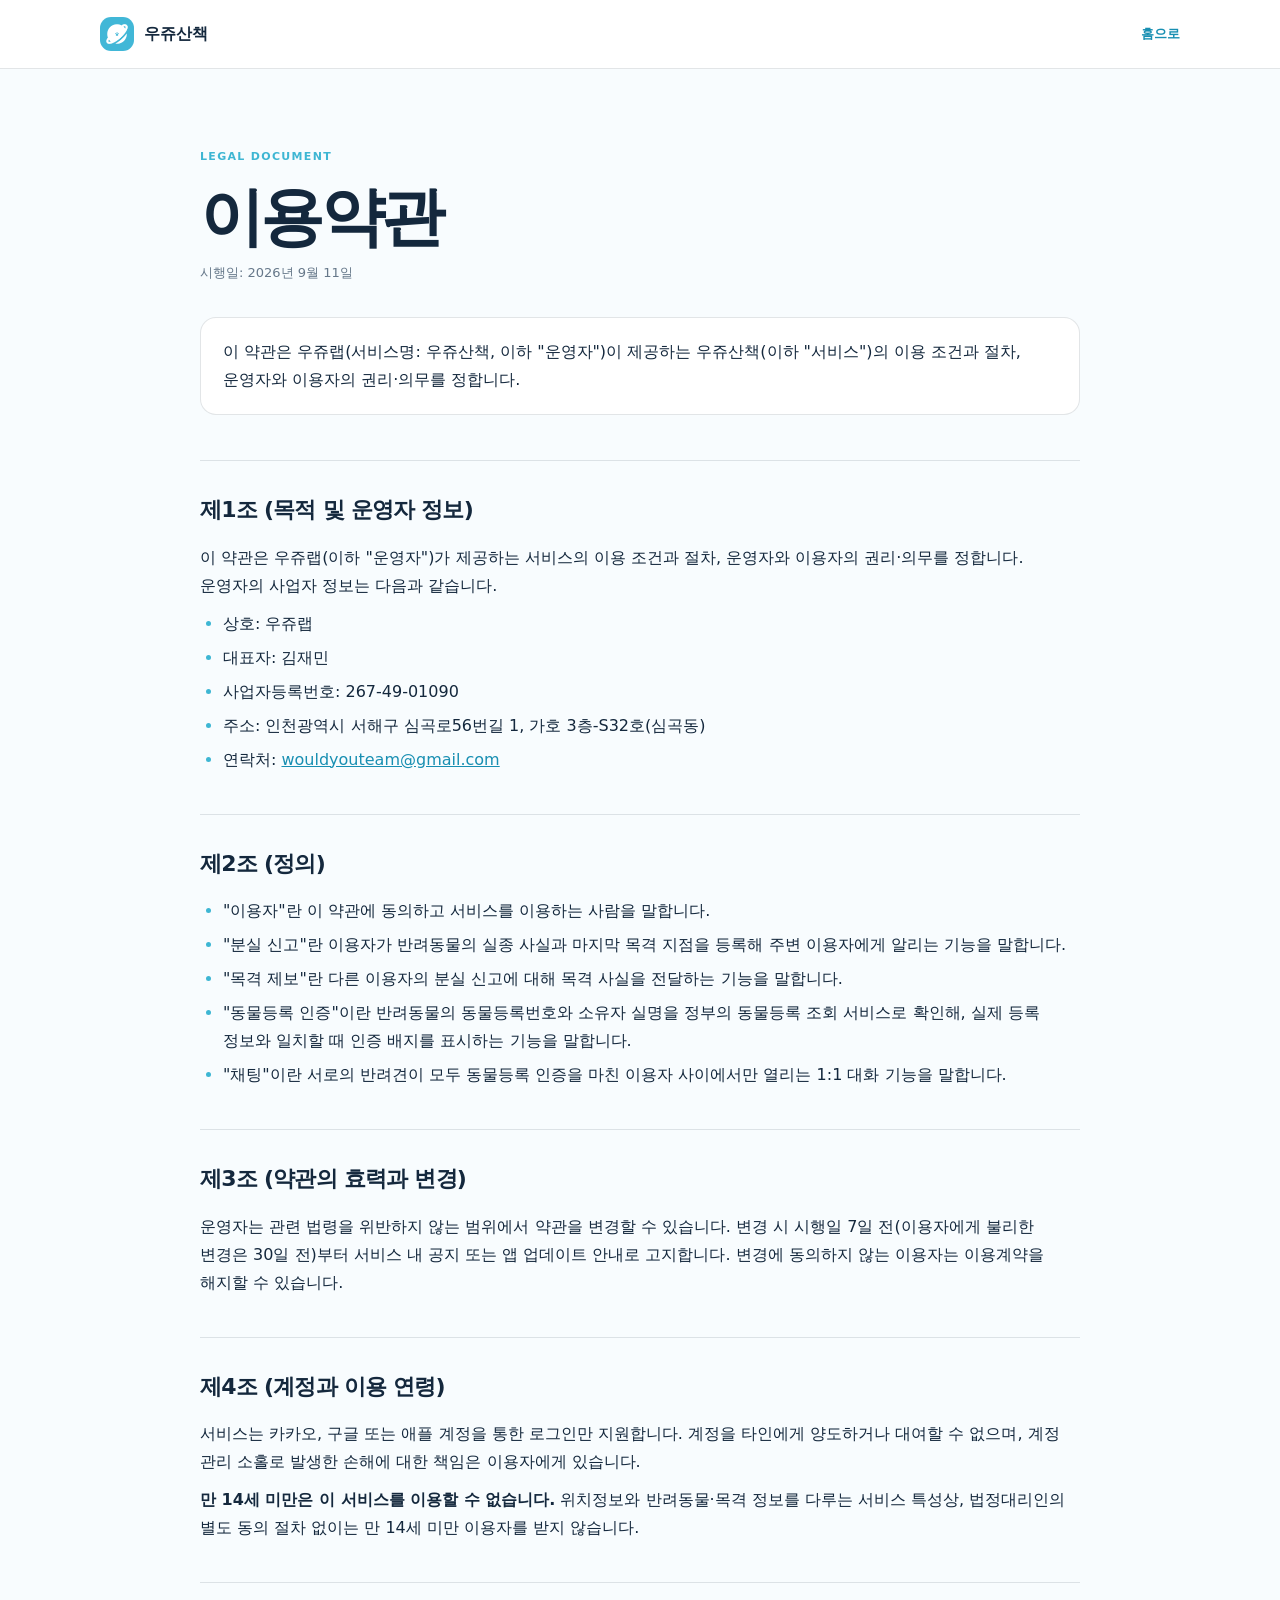
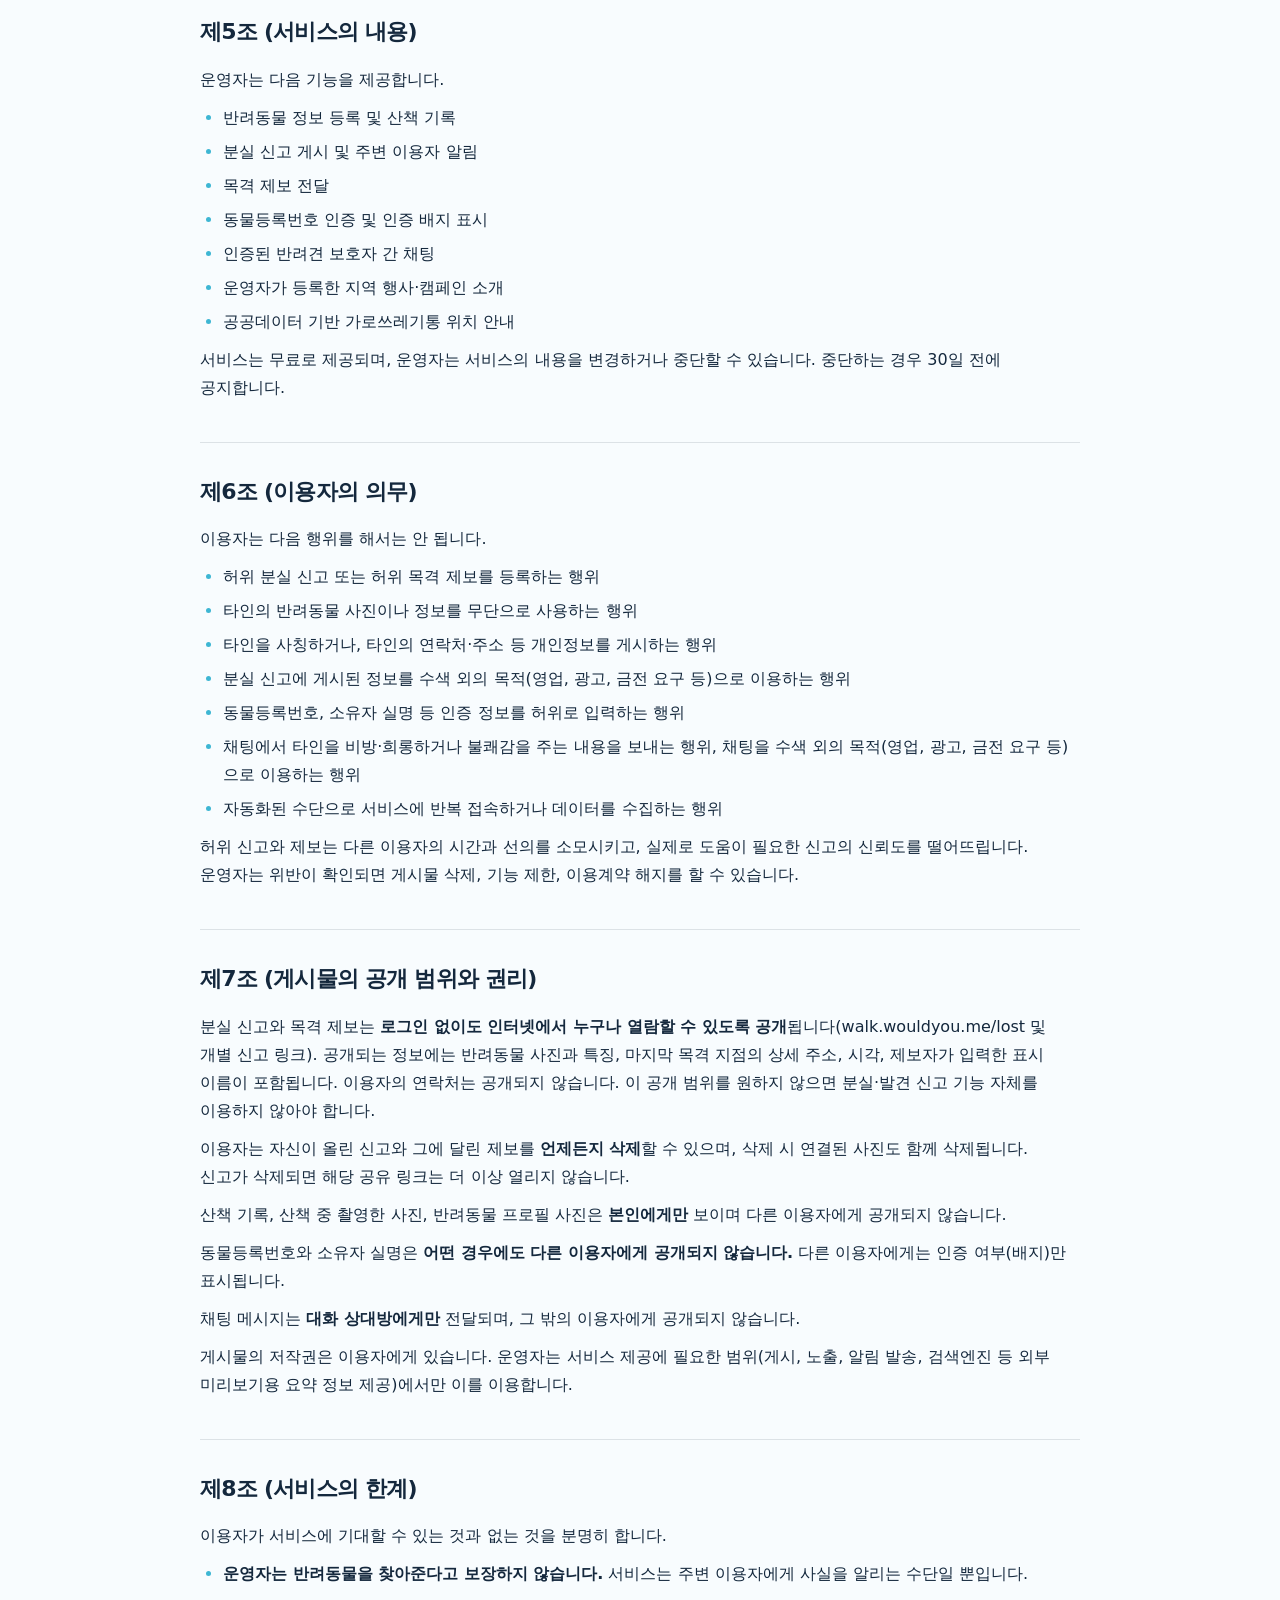
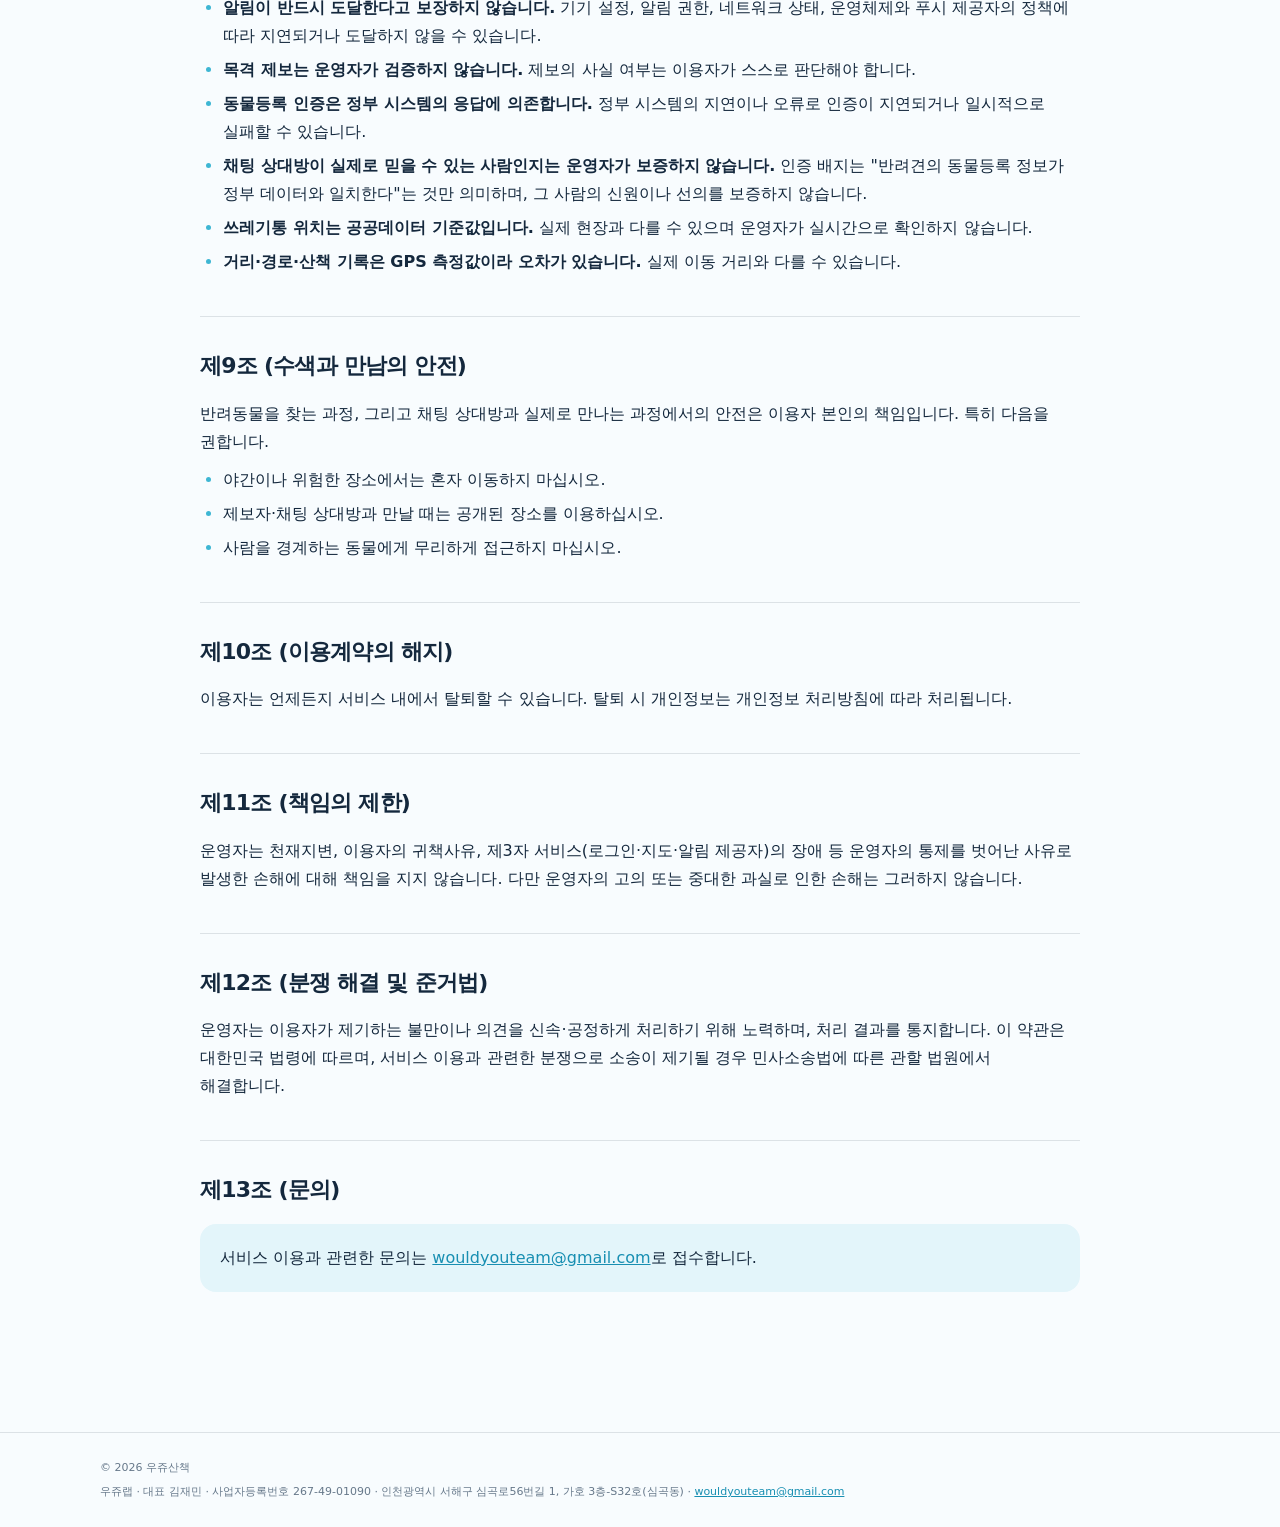
<file: terms.html>
<!doctype html>
<html lang="ko"><head><meta charset="utf-8"><meta name="viewport" content="width=device-width,initial-scale=1"><meta name="description" content="우쥬산책 이용약관"><title>이용약관 — 우쥬산책</title><link rel="icon" type="image/png" href="public/favicon.png"><link rel="stylesheet" href="public/legal.css"><script src="/public/analytics.js" defer></script></head><body>
<nav class="nav"><div class="nav-in"><a class="brand" href="/"><span class="mark"><img src="public/favicon.png" alt=""></span>우쥬산책</a><a class="back" href="/">홈으로</a></div></nav>
<main class="page"><span class="label">LEGAL DOCUMENT</span><h1 class="title">이용약관</h1><div class="date">시행일: 2026년 9월 11일</div>
<div class="intro">이 약관은 우쥬랩(서비스명: 우쥬산책, 이하 "운영자")이 제공하는 우쥬산책(이하 "서비스")의 이용 조건과 절차, 운영자와 이용자의 권리·의무를 정합니다.</div>
<section><h2>제1조 (목적 및 운영자 정보)</h2><p>이 약관은 우쥬랩(이하 "운영자")가 제공하는 서비스의 이용 조건과 절차, 운영자와 이용자의 권리·의무를 정합니다. 운영자의 사업자 정보는 다음과 같습니다.</p><ul><li>상호: 우쥬랩</li><li>대표자: 김재민</li><li>사업자등록번호: 267-49-01090</li><li>주소: 인천광역시 서해구 심곡로56번길 1, 가호 3층-S32호(심곡동)</li><li>연락처: <a href="mailto:wouldyouteam@gmail.com">wouldyouteam@gmail.com</a></li></ul></section>
<section><h2>제2조 (정의)</h2><ul><li>"이용자"란 이 약관에 동의하고 서비스를 이용하는 사람을 말합니다.</li><li>"분실 신고"란 이용자가 반려동물의 실종 사실과 마지막 목격 지점을 등록해 주변 이용자에게 알리는 기능을 말합니다.</li><li>"목격 제보"란 다른 이용자의 분실 신고에 대해 목격 사실을 전달하는 기능을 말합니다.</li><li>"동물등록 인증"이란 반려동물의 동물등록번호와 소유자 실명을 정부의 동물등록 조회 서비스로 확인해, 실제 등록 정보와 일치할 때 인증 배지를 표시하는 기능을 말합니다.</li><li>"채팅"이란 서로의 반려견이 모두 동물등록 인증을 마친 이용자 사이에서만 열리는 1:1 대화 기능을 말합니다.</li></ul></section>
<section><h2>제3조 (약관의 효력과 변경)</h2><p>운영자는 관련 법령을 위반하지 않는 범위에서 약관을 변경할 수 있습니다. 변경 시 시행일 7일 전(이용자에게 불리한 변경은 30일 전)부터 서비스 내 공지 또는 앱 업데이트 안내로 고지합니다. 변경에 동의하지 않는 이용자는 이용계약을 해지할 수 있습니다.</p></section>
<section><h2>제4조 (계정과 이용 연령)</h2><p>서비스는 카카오, 구글 또는 애플 계정을 통한 로그인만 지원합니다. 계정을 타인에게 양도하거나 대여할 수 없으며, 계정 관리 소홀로 발생한 손해에 대한 책임은 이용자에게 있습니다.</p><p><strong>만 14세 미만은 이 서비스를 이용할 수 없습니다.</strong> 위치정보와 반려동물·목격 정보를 다루는 서비스 특성상, 법정대리인의 별도 동의 절차 없이는 만 14세 미만 이용자를 받지 않습니다.</p></section>
<section><h2>제5조 (서비스의 내용)</h2><p>운영자는 다음 기능을 제공합니다.</p><ul><li>반려동물 정보 등록 및 산책 기록</li><li>분실 신고 게시 및 주변 이용자 알림</li><li>목격 제보 전달</li><li>동물등록번호 인증 및 인증 배지 표시</li><li>인증된 반려견 보호자 간 채팅</li><li>운영자가 등록한 지역 행사·캠페인 소개</li><li>공공데이터 기반 가로쓰레기통 위치 안내</li></ul><p>서비스는 무료로 제공되며, 운영자는 서비스의 내용을 변경하거나 중단할 수 있습니다. 중단하는 경우 30일 전에 공지합니다.</p></section>
<section><h2>제6조 (이용자의 의무)</h2><p>이용자는 다음 행위를 해서는 안 됩니다.</p><ul><li>허위 분실 신고 또는 허위 목격 제보를 등록하는 행위</li><li>타인의 반려동물 사진이나 정보를 무단으로 사용하는 행위</li><li>타인을 사칭하거나, 타인의 연락처·주소 등 개인정보를 게시하는 행위</li><li>분실 신고에 게시된 정보를 수색 외의 목적(영업, 광고, 금전 요구 등)으로 이용하는 행위</li><li>동물등록번호, 소유자 실명 등 인증 정보를 허위로 입력하는 행위</li><li>채팅에서 타인을 비방·희롱하거나 불쾌감을 주는 내용을 보내는 행위, 채팅을 수색 외의 목적(영업, 광고, 금전 요구 등)으로 이용하는 행위</li><li>자동화된 수단으로 서비스에 반복 접속하거나 데이터를 수집하는 행위</li></ul><p>허위 신고와 제보는 다른 이용자의 시간과 선의를 소모시키고, 실제로 도움이 필요한 신고의 신뢰도를 떨어뜨립니다. 운영자는 위반이 확인되면 게시물 삭제, 기능 제한, 이용계약 해지를 할 수 있습니다.</p></section>
<section><h2>제7조 (게시물의 공개 범위와 권리)</h2><p>분실 신고와 목격 제보는 <strong>로그인 없이도 인터넷에서 누구나 열람할 수 있도록 공개</strong>됩니다(walk.wouldyou.me/lost 및 개별 신고 링크). 공개되는 정보에는 반려동물 사진과 특징, 마지막 목격 지점의 상세 주소, 시각, 제보자가 입력한 표시 이름이 포함됩니다. 이용자의 연락처는 공개되지 않습니다. 이 공개 범위를 원하지 않으면 분실·발견 신고 기능 자체를 이용하지 않아야 합니다.</p><p>이용자는 자신이 올린 신고와 그에 달린 제보를 <strong>언제든지 삭제</strong>할 수 있으며, 삭제 시 연결된 사진도 함께 삭제됩니다. 신고가 삭제되면 해당 공유 링크는 더 이상 열리지 않습니다.</p><p>산책 기록, 산책 중 촬영한 사진, 반려동물 프로필 사진은 <strong>본인에게만</strong> 보이며 다른 이용자에게 공개되지 않습니다.</p><p>동물등록번호와 소유자 실명은 <strong>어떤 경우에도 다른 이용자에게 공개되지 않습니다.</strong> 다른 이용자에게는 인증 여부(배지)만 표시됩니다.</p><p>채팅 메시지는 <strong>대화 상대방에게만</strong> 전달되며, 그 밖의 이용자에게 공개되지 않습니다.</p><p>게시물의 저작권은 이용자에게 있습니다. 운영자는 서비스 제공에 필요한 범위(게시, 노출, 알림 발송, 검색엔진 등 외부 미리보기용 요약 정보 제공)에서만 이를 이용합니다.</p></section>
<section><h2>제8조 (서비스의 한계)</h2><p>이용자가 서비스에 기대할 수 있는 것과 없는 것을 분명히 합니다.</p><ul><li><strong>운영자는 반려동물을 찾아준다고 보장하지 않습니다.</strong> 서비스는 주변 이용자에게 사실을 알리는 수단일 뿐입니다.</li><li><strong>알림이 반드시 도달한다고 보장하지 않습니다.</strong> 기기 설정, 알림 권한, 네트워크 상태, 운영체제와 푸시 제공자의 정책에 따라 지연되거나 도달하지 않을 수 있습니다.</li><li><strong>목격 제보는 운영자가 검증하지 않습니다.</strong> 제보의 사실 여부는 이용자가 스스로 판단해야 합니다.</li><li><strong>동물등록 인증은 정부 시스템의 응답에 의존합니다.</strong> 정부 시스템의 지연이나 오류로 인증이 지연되거나 일시적으로 실패할 수 있습니다.</li><li><strong>채팅 상대방이 실제로 믿을 수 있는 사람인지는 운영자가 보증하지 않습니다.</strong> 인증 배지는 "반려견의 동물등록 정보가 정부 데이터와 일치한다"는 것만 의미하며, 그 사람의 신원이나 선의를 보증하지 않습니다.</li><li><strong>쓰레기통 위치는 공공데이터 기준값입니다.</strong> 실제 현장과 다를 수 있으며 운영자가 실시간으로 확인하지 않습니다.</li><li><strong>거리·경로·산책 기록은 GPS 측정값이라 오차가 있습니다.</strong> 실제 이동 거리와 다를 수 있습니다.</li></ul></section>
<section><h2>제9조 (수색과 만남의 안전)</h2><p>반려동물을 찾는 과정, 그리고 채팅 상대방과 실제로 만나는 과정에서의 안전은 이용자 본인의 책임입니다. 특히 다음을 권합니다.</p><ul><li>야간이나 위험한 장소에서는 혼자 이동하지 마십시오.</li><li>제보자·채팅 상대방과 만날 때는 공개된 장소를 이용하십시오.</li><li>사람을 경계하는 동물에게 무리하게 접근하지 마십시오.</li></ul></section>
<section><h2>제10조 (이용계약의 해지)</h2><p>이용자는 언제든지 서비스 내에서 탈퇴할 수 있습니다. 탈퇴 시 개인정보는 개인정보 처리방침에 따라 처리됩니다.</p></section>
<section><h2>제11조 (책임의 제한)</h2><p>운영자는 천재지변, 이용자의 귀책사유, 제3자 서비스(로그인·지도·알림 제공자)의 장애 등 운영자의 통제를 벗어난 사유로 발생한 손해에 대해 책임을 지지 않습니다. 다만 운영자의 고의 또는 중대한 과실로 인한 손해는 그러하지 않습니다.</p></section>
<section><h2>제12조 (분쟁 해결 및 준거법)</h2><p>운영자는 이용자가 제기하는 불만이나 의견을 신속·공정하게 처리하기 위해 노력하며, 처리 결과를 통지합니다. 이 약관은 대한민국 법령에 따르며, 서비스 이용과 관련한 분쟁으로 소송이 제기될 경우 민사소송법에 따른 관할 법원에서 해결합니다.</p></section>
<section><h2>제13조 (문의)</h2><div class="contact">서비스 이용과 관련한 문의는 <a href="mailto:wouldyouteam@gmail.com">wouldyouteam@gmail.com</a>로 접수합니다.</div></section>
</main><footer><div class="footer-in">© 2026 우쥬산책<div class="footer-biz">우쥬랩 · 대표 김재민 · 사업자등록번호 267-49-01090 · 인천광역시 서해구 심곡로56번길 1, 가호 3층-S32호(심곡동) · <a href="mailto:wouldyouteam@gmail.com">wouldyouteam@gmail.com</a></div></div></footer></body></html>
</file>
<file: public/legal.css>
:root{--ink:#14283d;--muted:#66788a;--paper:#f8fcfe;--card:#ffffff;--green:#188fb2;--green2:#e3f5fa;--orange:#3eb6d3;--line:rgba(20,40,61,.12);--max:880px}*{box-sizing:border-box}html{scroll-behavior:smooth}body{margin:0;color:var(--ink);background:var(--paper);font-family:Pretendard,"Noto Sans KR","Apple SD Gothic Neo",system-ui,sans-serif;line-height:1.75;word-break:keep-all}a{color:var(--green)}.nav{position:sticky;top:0;z-index:10;border-bottom:1px solid var(--line);background:rgba(255,255,255,.94);backdrop-filter:blur(14px)}.nav-in{width:min(calc(100% - 36px),1080px);height:68px;margin:auto;display:flex;align-items:center;justify-content:space-between}.brand{display:flex;align-items:center;gap:10px;color:var(--ink);font-weight:900;text-decoration:none}.mark{display:grid;place-items:center;width:34px;height:34px;border-radius:11px;color:white;background:var(--green)}.back{font-size:13px;font-weight:800;text-decoration:none}.page{width:min(calc(100% - 36px),var(--max));margin:72px auto 110px}.label{color:var(--orange);font-size:11px;font-weight:900;letter-spacing:.12em}.title{margin:13px 0 10px;font-size:clamp(40px,6vw,64px);line-height:1.1;letter-spacing:-.055em}.date{color:var(--muted);font-size:13px}.intro{margin:32px 0 45px;padding:20px 22px;border:1px solid var(--line);border-radius:16px;background:var(--card)}section{padding:30px 0;border-top:1px solid var(--line)}h2{margin:0 0 14px;font-size:22px;letter-spacing:-.035em}p{margin:10px 0}ul{margin:10px 0;padding-left:23px}li{margin:6px 0}li::marker{color:var(--orange)}strong{font-weight:850}.table-wrap{overflow:auto;margin:18px 0;border:1px solid var(--line);border-radius:14px;background:var(--card)}table{width:100%;border-collapse:collapse;font-size:13px}th{padding:12px 14px;color:white;background:var(--green);text-align:left;white-space:nowrap}td{padding:13px 14px;border-top:1px solid var(--line);vertical-align:top}.contact{padding:20px;border-radius:16px;background:var(--green2)}footer{padding:25px 0;border-top:1px solid var(--line);color:var(--muted);font-size:11px}.footer-in{width:min(calc(100% - 36px),1080px);margin:auto}.footer-biz{margin-top:6px;line-height:1.7}.mark{overflow:hidden;padding:0;background:#3eb6d3}.mark img{display:block;width:100%;height:100%;object-fit:cover}@media(max-width:600px){.page{margin-top:48px}section{padding:25px 0}.title{font-size:42px}}
</file>
